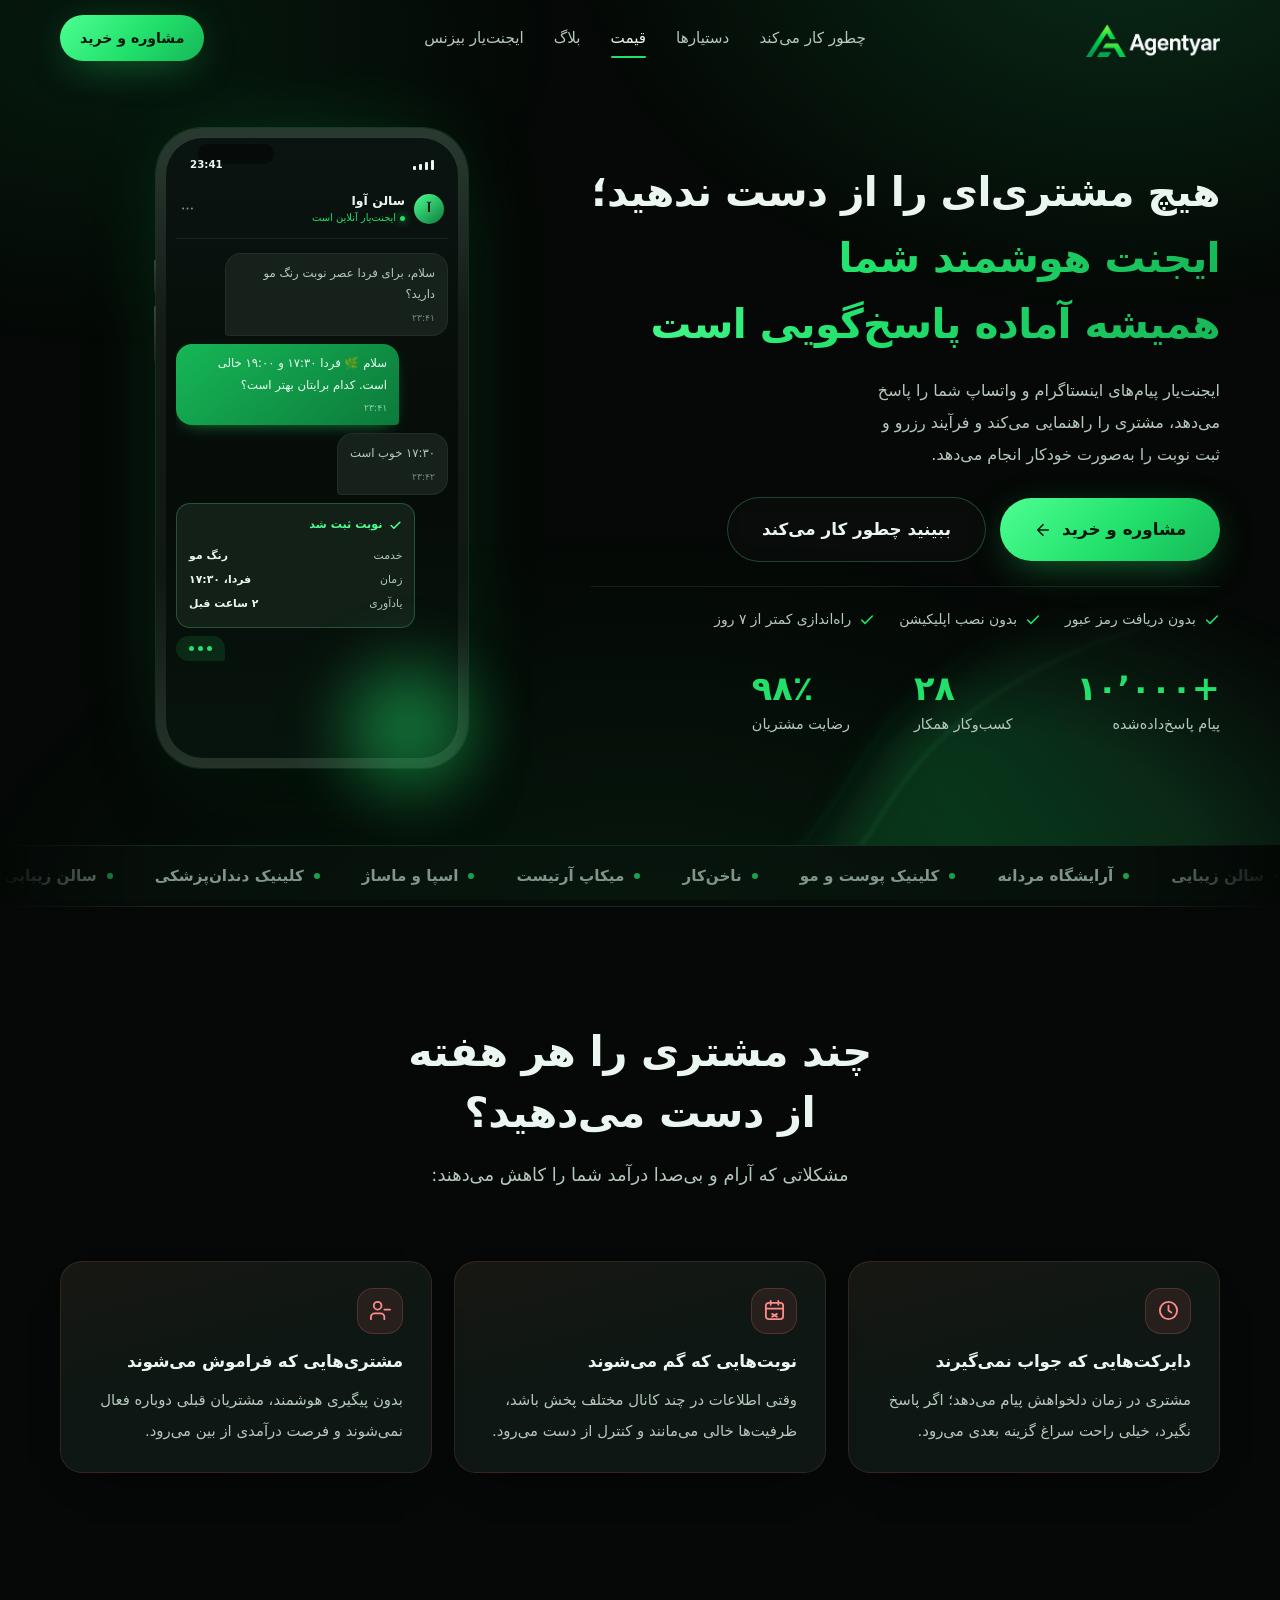
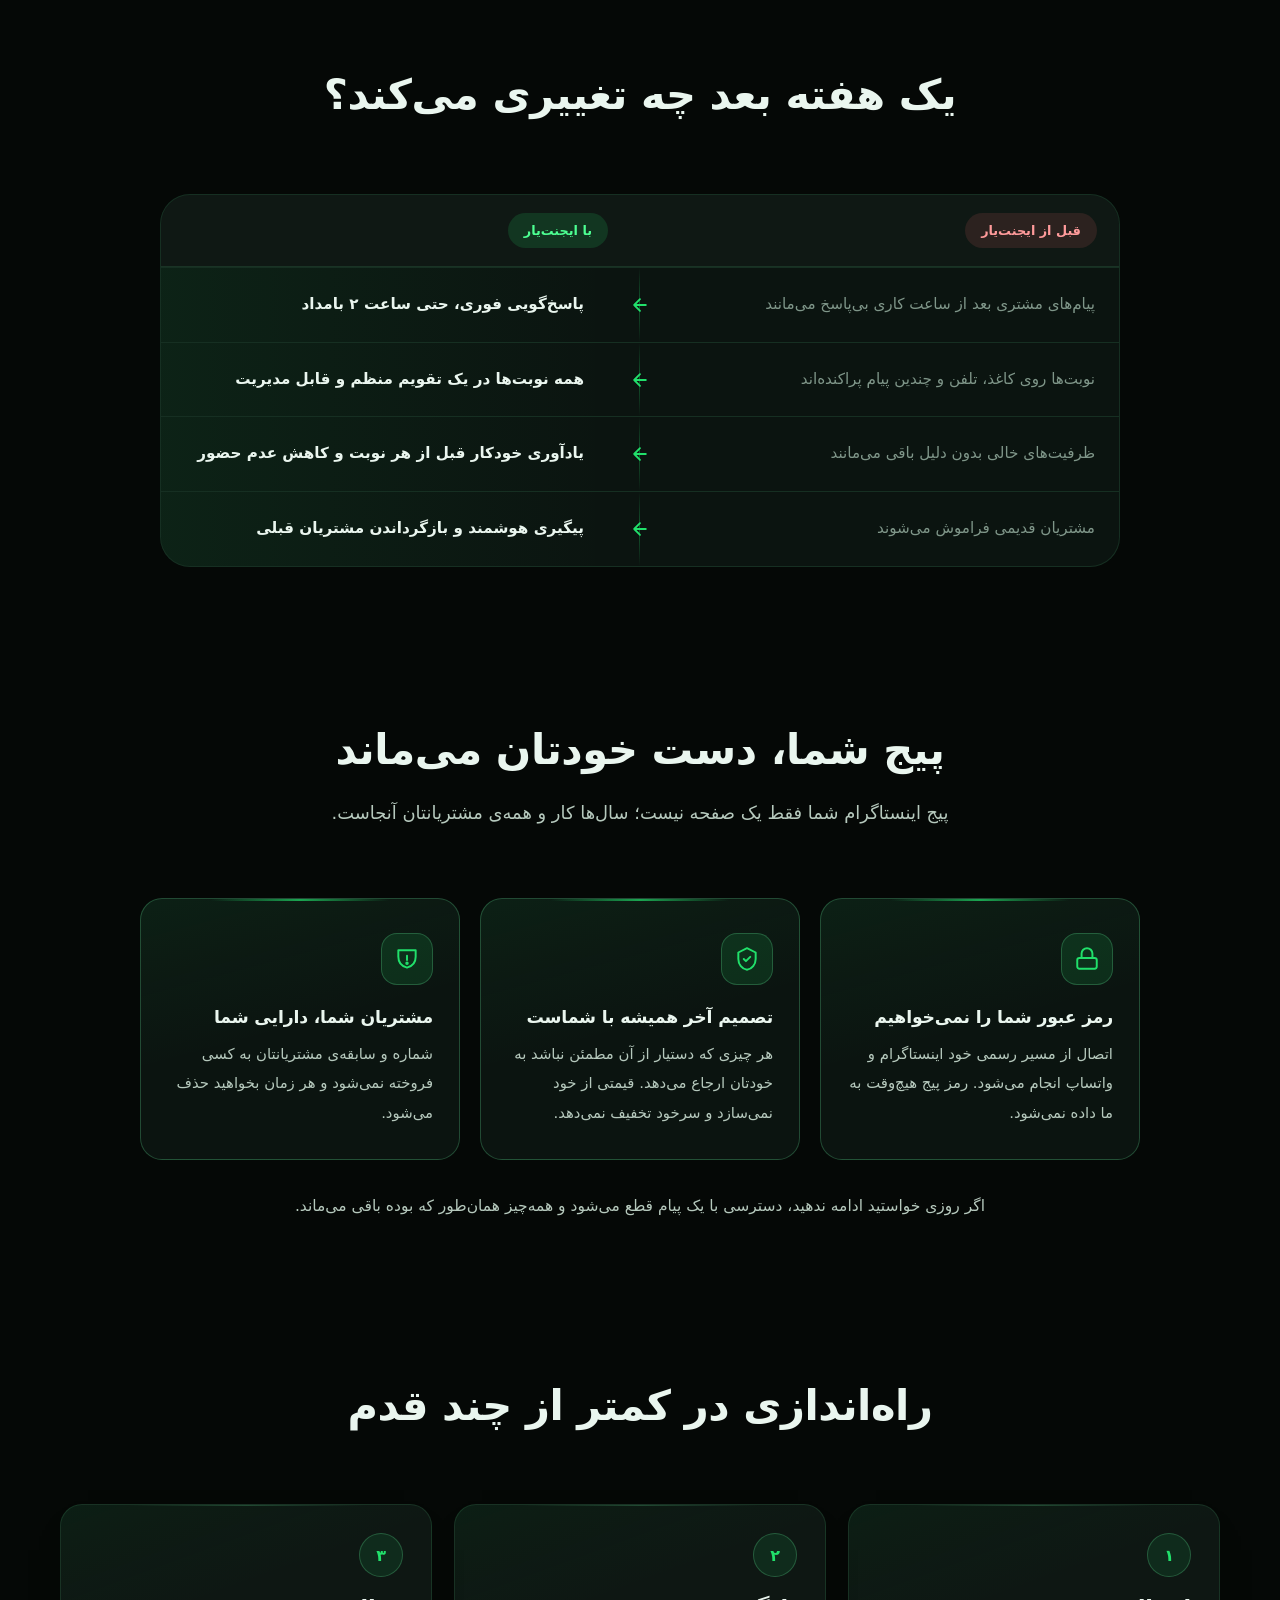
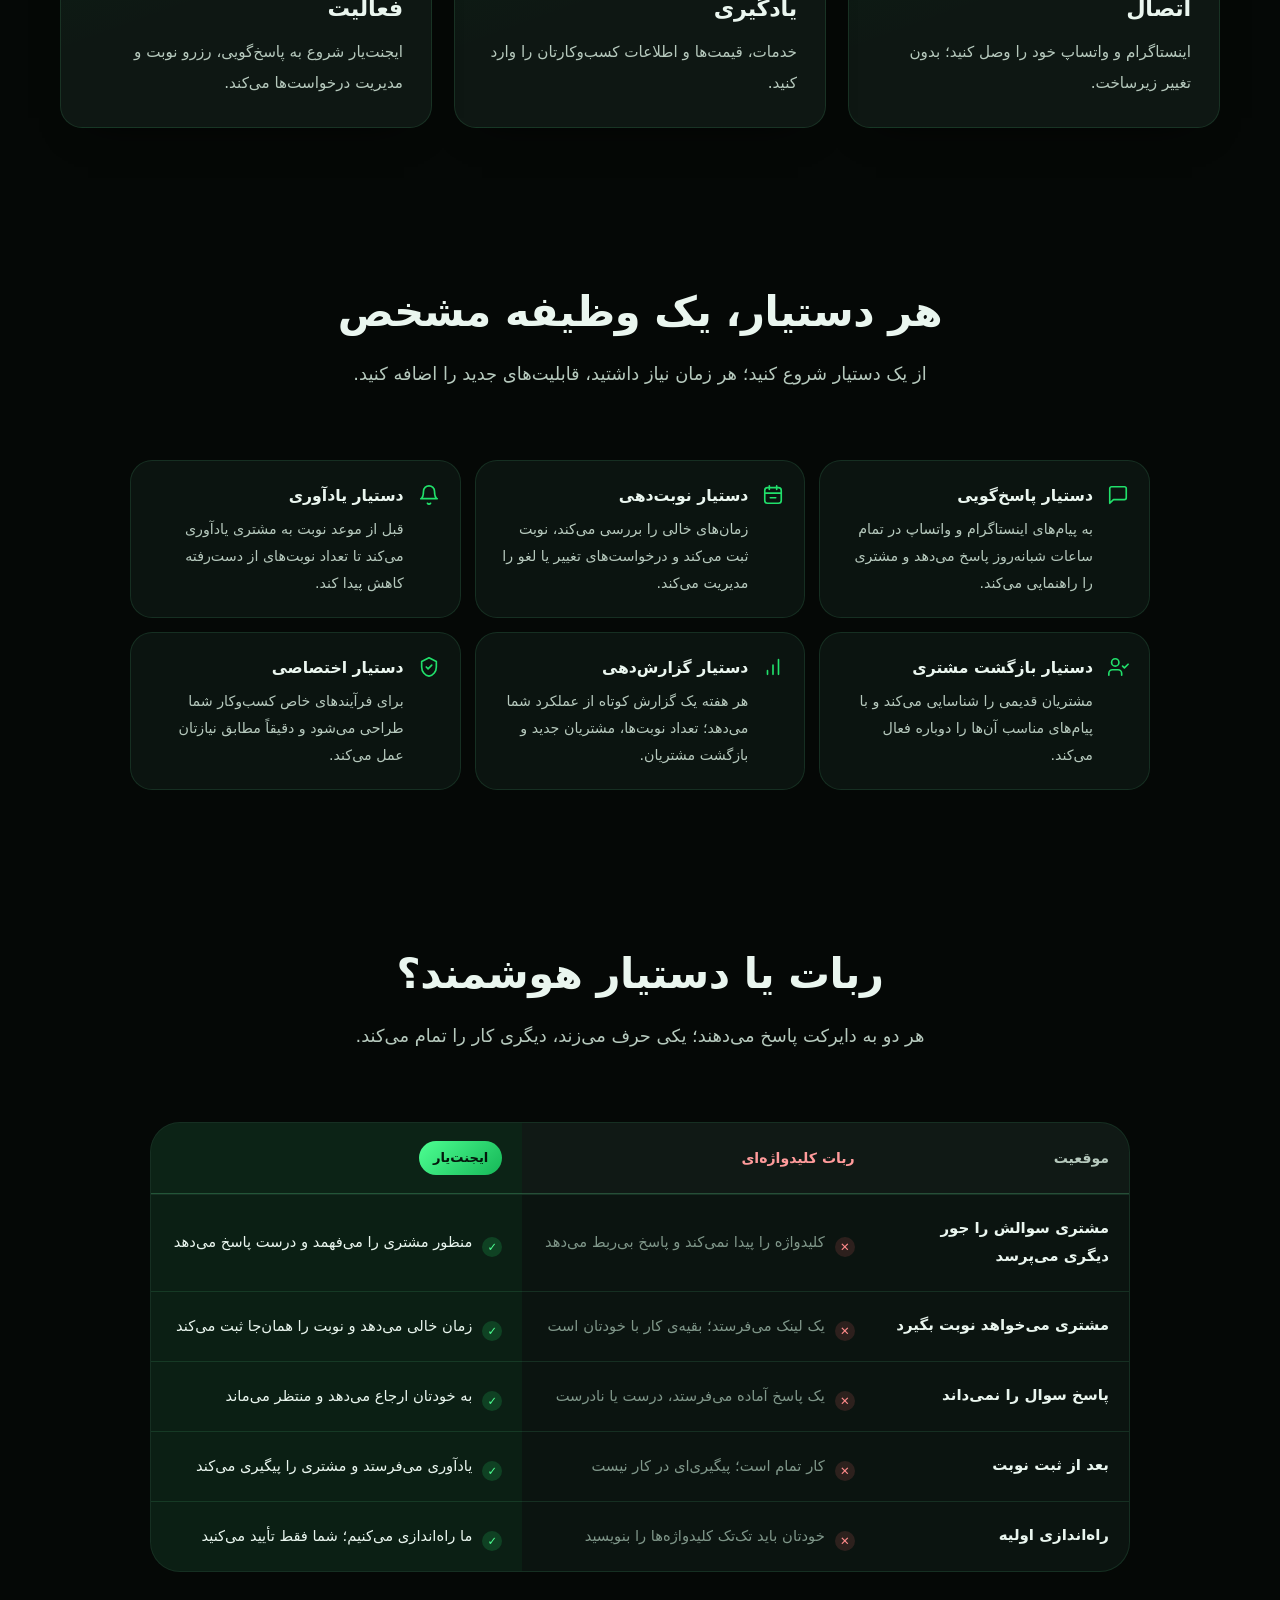
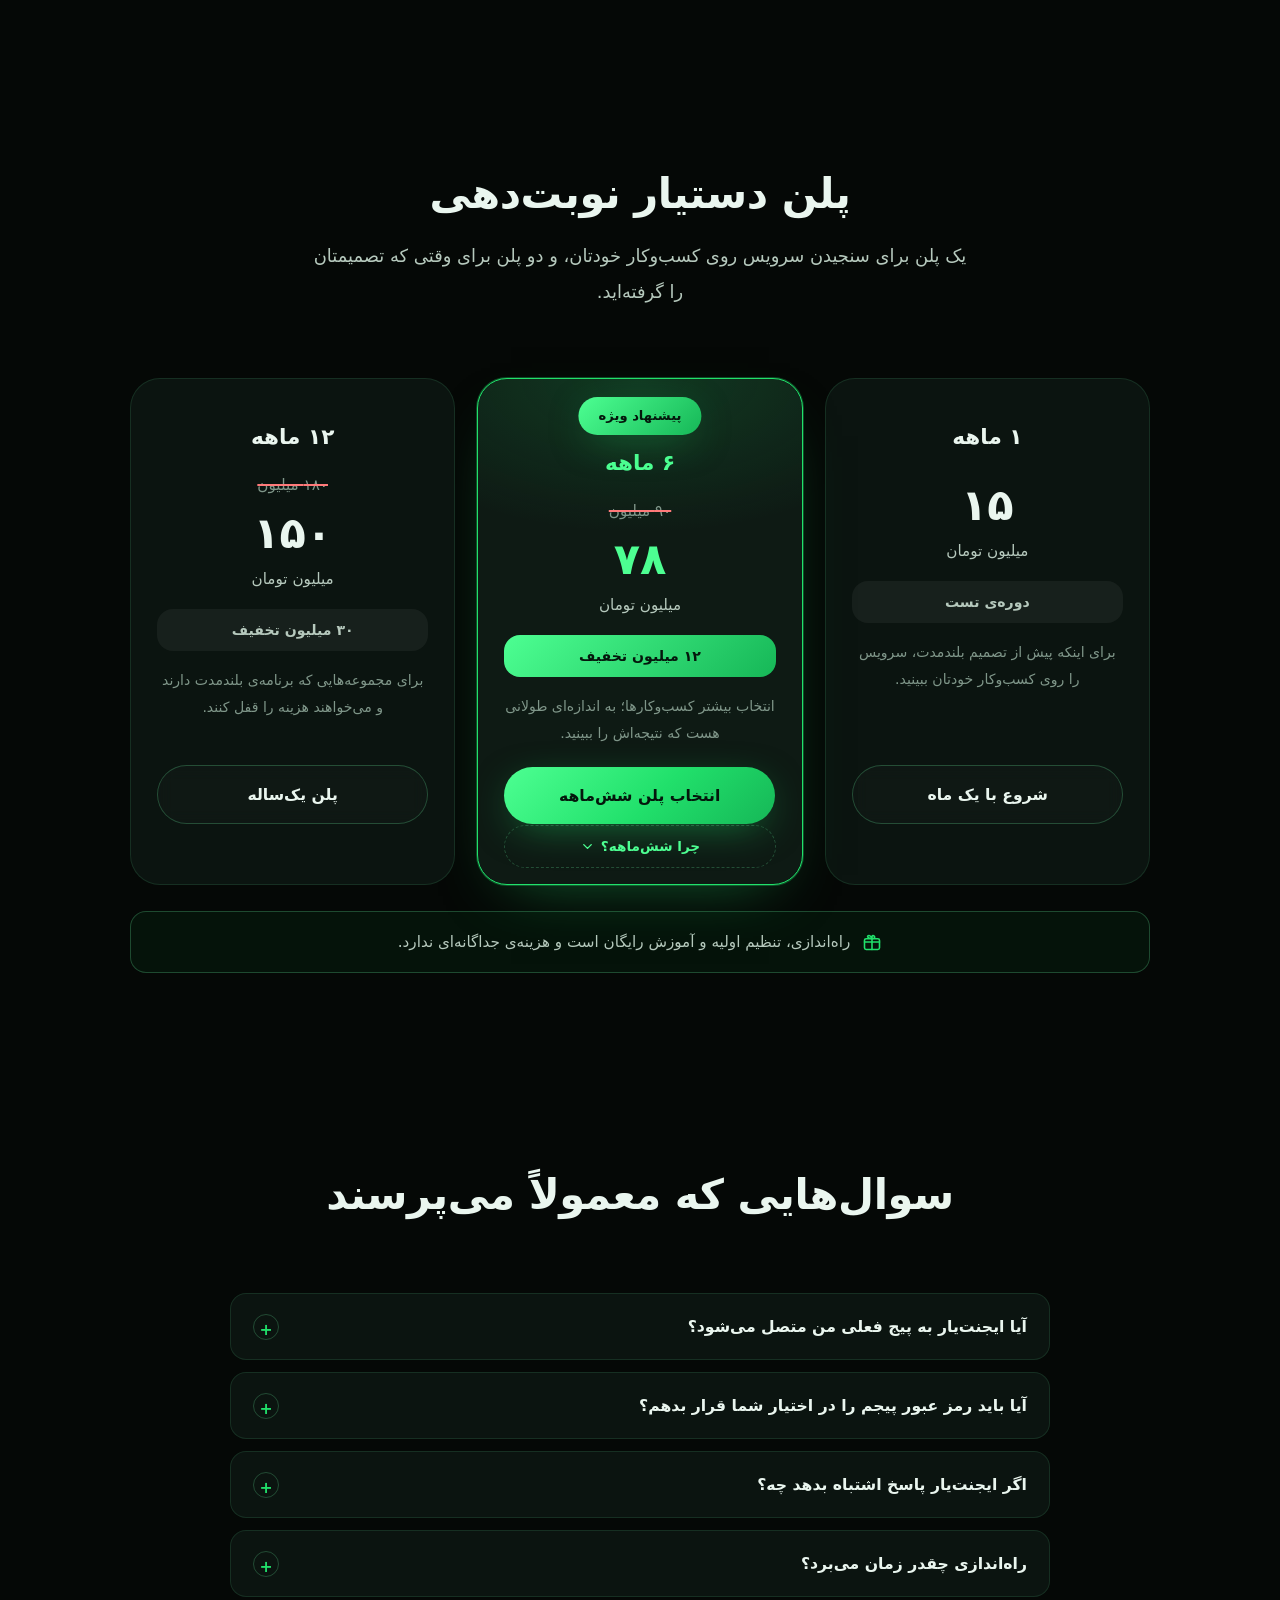
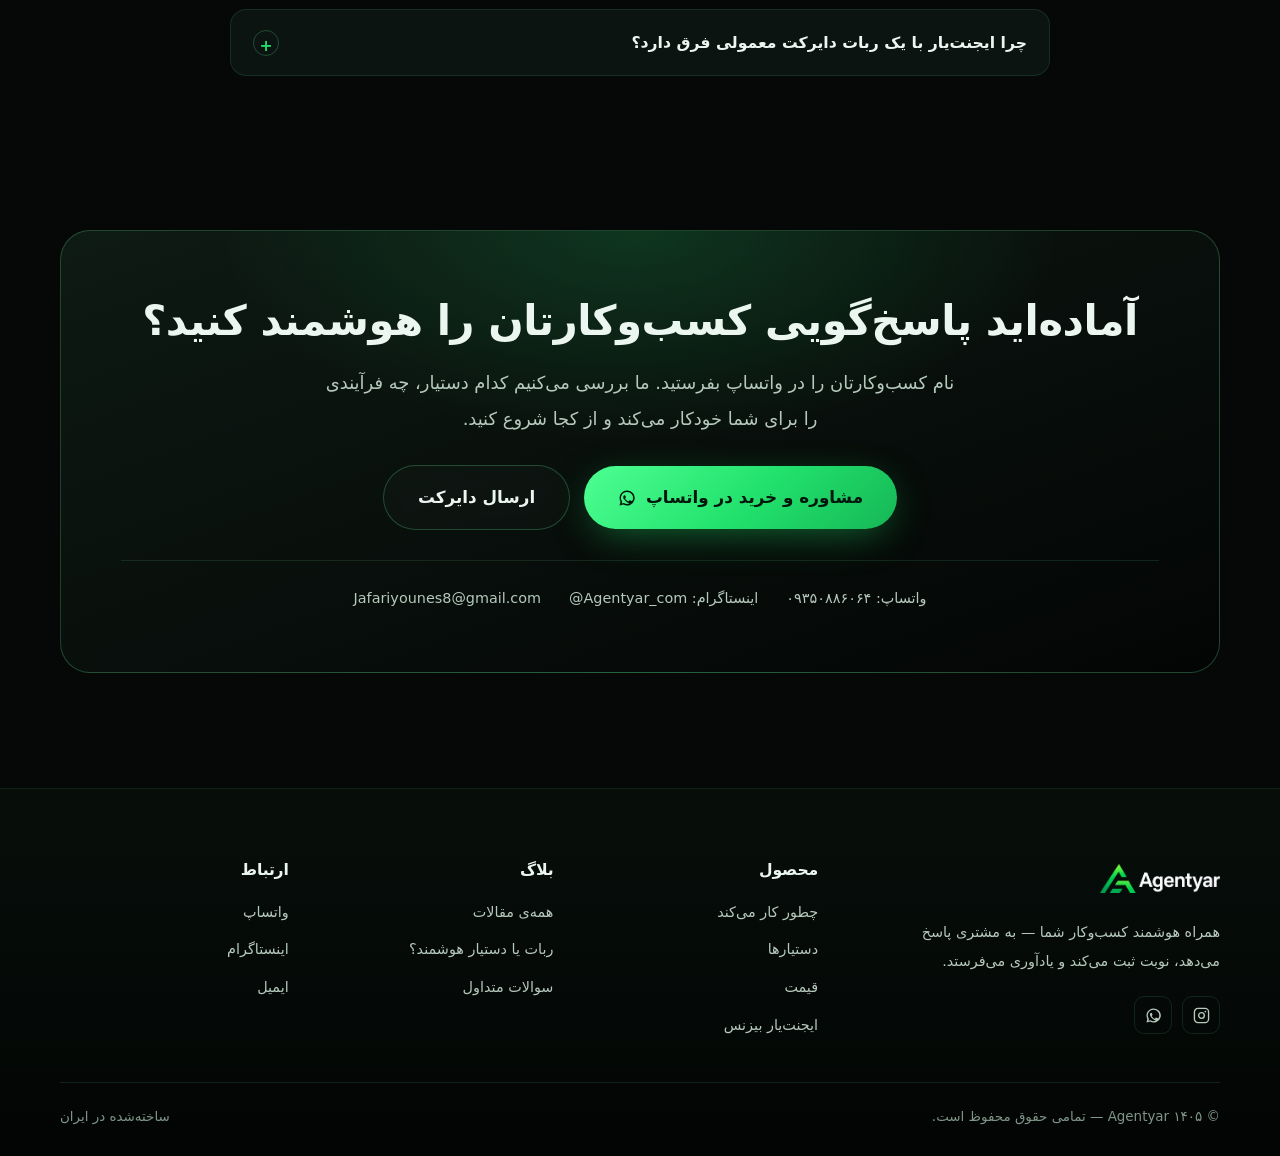
<file: index.html>
<!DOCTYPE html>
<html lang="fa" dir="rtl">
<head>
<meta charset="UTF-8">
<meta name="viewport" content="width=device-width, initial-scale=1">
<title>ایجنت‌یار | همراه هوشمند کسب‌وکار شما</title>
<meta name="description" content="ایجنت‌یار به اینستاگرام و واتساپ کسب‌وکار شما متصل می‌شود، ۲۴ ساعته به مشتری پاسخ می‌دهد، زمان‌های خالی را نشان می‌دهد و نوبت را ثبت می‌کند. بدون نصب اپلیکیشن و بدون دریافت رمز عبور.">
<meta name="theme-color" content="#050806">
<meta name="author" content="Agentyar">
<link rel="canonical" href="https://agentyar.com/">

<meta property="og:type" content="website">
<meta property="og:locale" content="fa_IR">
<meta property="og:site_name" content="Agentyar">
<meta property="og:title" content="ایجنت‌یار | همراه هوشمند کسب‌وکار شما">
<meta property="og:description" content="دایرکت‌ها را ۲۴ ساعته پاسخ می‌دهد و نوبت را هم خودش ثبت می‌کند.">
<meta property="og:url" content="https://agentyar.com/">
<meta property="og:image" content="https://agentyar.com/og-image.png">
<meta name="twitter:card" content="summary_large_image">

<link rel="icon" href="favicon.png" type="image/png">
<link rel="apple-touch-icon" href="apple-touch-icon.png">
<link rel="manifest" href="site.webmanifest">

<!-- فونت یکان بخ -->
<link rel="preconnect" href="https://v1.fontapi.ir">
<link href="https://v1.fontapi.ir/css/YekanBakh" rel="stylesheet">
<link rel="preconnect" href="https://fonts.googleapis.com">
<link href="https://fonts.googleapis.com/css2?family=Poppins:wght@600;700&display=swap" rel="stylesheet">

<link rel="stylesheet" href="style.css">
<script>document.documentElement.classList.add('js');</script>

<script type="application/ld+json">
{
  "@context": "https://schema.org",
  "@type": "Organization",
  "name": "ایجنت‌یار",
  "alternateName": "Agentyar",
  "url": "https://agentyar.com/",
  "logo": "https://agentyar.com/logo.png",
  "slogan": "همراه هوشمند کسب‌وکار شما",
  "description": "دستیار هوشمند نوبت‌دهی و پاسخ‌گویی برای سالن‌ها، آرایشگاه‌ها و کلینیک‌ها",
  "email": "Jafariyounes8@gmail.com",
  "sameAs": ["https://instagram.com/agentyar_com"]
}
</script>
</head>
<body>
<a class="skip-link" href="#main">پرش به محتوای اصلی</a>

<div class="progress" aria-hidden="true"><div class="progress__bar" id="progressBar"></div></div>

<!-- ================= هدر ================= -->
<header class="site-header" id="siteHeader">
  <div class="container site-header__inner">
    <a class="logo" href="index.html" aria-label="ایجنت‌یار — صفحه اصلی">
      <img class="logo__img" src="logo.png" alt="ایجنت‌یار" width="134" height="38">
    </a>

    <nav class="nav" aria-label="ناوبری اصلی">
      <a href="#how">چطور کار می‌کند</a>
      <a href="#agents">دستیارها</a>
      <a href="#pricing">قیمت</a>
      <a href="blog.html">بلاگ</a>
      <a href="business.html">ایجنت‌یار بیزنس</a>
    </nav>

    <div class="header__actions">
      <a class="btn btn--primary btn--sm" href="https://wa.me/989350886064?text=%D8%B3%D9%84%D8%A7%D9%85%D8%8C%20%D8%A7%D8%B2%20%D8%B3%D8%A7%DB%8C%D8%AA%20%D8%A7%DB%8C%D8%AC%D9%86%D8%AA%E2%80%8C%DB%8C%D8%A7%D8%B1%20%D8%A2%D9%85%D8%AF%D9%87%E2%80%8C%D8%A7%D9%85.%20%D9%86%D8%A7%D9%85%20%DA%A9%D8%B3%D8%A8%E2%80%8C%D9%88%DA%A9%D8%A7%D8%B1%D9%85%3A%20">مشاوره و خرید</a>
      <button class="burger" id="burger" aria-label="باز کردن منو" aria-expanded="false" aria-controls="drawer">
        <svg viewBox="0 0 24 24" fill="none" stroke="currentColor" stroke-width="2" stroke-linecap="round"><path d="M3 6h18M3 12h18M3 18h18"/></svg>
      </button>
    </div>
  </div>
</header>

<main id="main">

  <!-- ================= ۱. هیرو ================= -->
  <section class="hero">
    <img class="hero__wave" src="hero-wave.svg" alt="" aria-hidden="true">
    <div class="container hero__inner">
      <div>
        <h1 class="h-display">
          <span class="line">هیچ مشتری‌ای را از دست ندهید؛</span>
          <span class="line grad-text">ایجنت هوشمند شما</span>
          <span class="line grad-text">همیشه آماده پاسخ‌گویی است</span>
        </h1>
        <p class="lead">
          ایجنت‌یار پیام‌های اینستاگرام و واتساپ شما را پاسخ می‌دهد، مشتری را راهنمایی می‌کند
          و فرآیند رزرو و ثبت نوبت را به‌صورت خودکار انجام می‌دهد.
        </p>

        <div class="btn-row">
          <a class="btn btn--primary btn--lg" href="https://wa.me/989350886064?text=%D8%B3%D9%84%D8%A7%D9%85%D8%8C%20%D8%A7%D8%B2%20%D8%B3%D8%A7%DB%8C%D8%AA%20%D8%A7%DB%8C%D8%AC%D9%86%D8%AA%E2%80%8C%DB%8C%D8%A7%D8%B1%20%D8%A2%D9%85%D8%AF%D9%87%E2%80%8C%D8%A7%D9%85.%20%D9%86%D8%A7%D9%85%20%DA%A9%D8%B3%D8%A8%E2%80%8C%D9%88%DA%A9%D8%A7%D8%B1%D9%85%3A%20">
            مشاوره و خرید
            <svg viewBox="0 0 24 24" fill="none" stroke="currentColor" stroke-width="2.2" stroke-linecap="round" stroke-linejoin="round"><path d="M19 12H5M12 19l-7-7 7-7"/></svg>
          </a>
          <a class="btn btn--ghost btn--lg" href="#how">ببینید چطور کار می‌کند</a>
        </div>

        <div class="trustbar">
          <span>
            <svg viewBox="0 0 24 24" fill="none" stroke="currentColor" stroke-width="2.4" stroke-linecap="round" stroke-linejoin="round"><path d="M20 6 9 17l-5-5"/></svg>
            بدون دریافت رمز عبور
          </span>
          <span>
            <svg viewBox="0 0 24 24" fill="none" stroke="currentColor" stroke-width="2.4" stroke-linecap="round" stroke-linejoin="round"><path d="M20 6 9 17l-5-5"/></svg>
            بدون نصب اپلیکیشن
          </span>
          <span>
            <svg viewBox="0 0 24 24" fill="none" stroke="currentColor" stroke-width="2.4" stroke-linecap="round" stroke-linejoin="round"><path d="M20 6 9 17l-5-5"/></svg>
            راه‌اندازی کمتر از ۷ روز
          </span>
        </div>

        <div class="stats">
          <div class="stat">
            <div class="stat__num" data-count="10000" data-suffix="+" dir="ltr">۱۰٬۰۰۰+</div>
            <div class="stat__label">پیام پاسخ‌داده‌شده</div>
          </div>
          <div class="stat">
            <div class="stat__num" data-count="28" dir="ltr">۲۸</div>
            <div class="stat__label">کسب‌وکار همکار</div>
          </div>
          <div class="stat">
            <div class="stat__num" data-count="98" data-suffix="٪" dir="ltr">۹۸٪</div>
            <div class="stat__label">رضایت مشتریان</div>
          </div>
        </div>
      </div>

      <!-- موکاپ گوشی -->
      <div class="phone-wrap">
        <div class="phone" aria-hidden="true">
          <div class="phone__notch"></div>
          <div class="phone__screen">
            <div class="phone__status">
              <span>23:41</span>
              <span class="sig"><i></i><i></i><i></i><i></i></span>
            </div>

            <div class="phone__bar">
              <span class="phone__avatar">آ</span>
              <span class="phone__who">
                <b>سالن آوا</b>
                <span>ایجنت‌یار آنلاین است</span>
              </span>
              <span class="phone__bar-menu">
                <svg viewBox="0 0 24 24" fill="currentColor"><circle cx="5" cy="12" r="1.6"/><circle cx="12" cy="12" r="1.6"/><circle cx="19" cy="12" r="1.6"/></svg>
              </span>
            </div>

            <div class="chat">
              <div class="msg msg--them" style="animation-delay:.2s">
                سلام، برای فردا عصر نوبت رنگ مو دارید؟
                <span class="msg__time">۲۳:۴۱</span>
              </div>

              <div class="msg msg--us" style="animation-delay:.7s">
                سلام 🌿 فردا ۱۷:۳۰ و ۱۹:۰۰ خالی است. کدام برایتان بهتر است؟
                <span class="msg__time">۲۳:۴۱</span>
              </div>

              <div class="msg msg--them" style="animation-delay:1.2s">
                ۱۷:۳۰ خوب است
                <span class="msg__time">۲۳:۴۲</span>
              </div>

              <div class="booking" style="animation-delay:1.7s">
                <div class="booking__top">
                  <svg viewBox="0 0 24 24" fill="none" stroke="currentColor" stroke-width="3" stroke-linecap="round" stroke-linejoin="round"><path d="M20 6 9 17l-5-5"/></svg>
                  نوبت ثبت شد
                </div>
                <div class="booking__row"><span>خدمت</span><b>رنگ مو</b></div>
                <div class="booking__row"><span>زمان</span><b>فردا، ۱۷:۳۰</b></div>
                <div class="booking__row"><span>یادآوری</span><b>۲ ساعت قبل</b></div>
              </div>

              <div class="typing" style="animation-delay:2.2s"><i></i><i></i><i></i></div>
            </div>
          </div>
          <span class="phone__glow"></span>
        </div>
      </div>
    </div>
  </section>

  <!-- ================= نوار کسب‌وکارها ================= -->
  <div class="marquee" aria-hidden="true">
    <div class="marquee__track">
      <span>سالن زیبایی</span><span>آرایشگاه مردانه</span><span>کلینیک پوست و مو</span>
      <span>ناخن‌کار</span><span>میکاپ آرتیست</span><span>اسپا و ماساژ</span>
      <span>کلینیک دندان‌پزشکی</span>
      <span>سالن زیبایی</span><span>آرایشگاه مردانه</span><span>کلینیک پوست و مو</span>
      <span>ناخن‌کار</span><span>میکاپ آرتیست</span><span>اسپا و ماساژ</span>
      <span>کلینیک دندان‌پزشکی</span>
    </div>
  </div>

  <!-- ================= ۲. مشکل ================= -->
  <section class="section" id="problem">
    <div class="container">
      <div class="section-head reveal">
        <h2>چند مشتری را هر هفته از دست می‌دهید؟</h2>
        <p class="lead">مشکلاتی که آرام و بی‌صدا درآمد شما را کاهش می‌دهند:</p>
      </div>

      <div class="grid grid--3">
        <article class="pain reveal">
          <div class="pain__ic">
            <svg viewBox="0 0 24 24" fill="none" stroke="currentColor" stroke-width="1.9" stroke-linecap="round" stroke-linejoin="round"><circle cx="12" cy="12" r="9"/><path d="M12 7v5l3 2"/></svg>
          </div>
          <h3>دایرکت‌هایی که جواب نمی‌گیرند</h3>
          <p>مشتری در زمان دلخواهش پیام می‌دهد؛ اگر پاسخ نگیرد، خیلی راحت سراغ گزینه بعدی می‌رود.</p>
        </article>

        <article class="pain reveal">
          <div class="pain__ic">
            <svg viewBox="0 0 24 24" fill="none" stroke="currentColor" stroke-width="1.9" stroke-linecap="round" stroke-linejoin="round"><rect x="3" y="4" width="18" height="17" rx="3"/><path d="M8 2v4M16 2v4M3 10h18"/><path d="m9.5 15.5 5 3"/><path d="m14.5 15.5-5 3"/></svg>
          </div>
          <h3>نوبت‌هایی که گم می‌شوند</h3>
          <p>وقتی اطلاعات در چند کانال مختلف پخش باشد، ظرفیت‌ها خالی می‌مانند و کنترل از دست می‌رود.</p>
        </article>

        <article class="pain reveal">
          <div class="pain__ic">
            <svg viewBox="0 0 24 24" fill="none" stroke="currentColor" stroke-width="1.9" stroke-linecap="round" stroke-linejoin="round"><path d="M16 21v-2a4 4 0 0 0-4-4H6a4 4 0 0 0-4 4v2"/><circle cx="9" cy="7" r="4"/><path d="M22 11h-6"/></svg>
          </div>
          <h3>مشتری‌هایی که فراموش می‌شوند</h3>
          <p>بدون پیگیری هوشمند، مشتریان قبلی دوباره فعال نمی‌شوند و فرصت درآمدی از بین می‌رود.</p>
        </article>
      </div>
    </div>
  </section>

  <!-- ================= ۳. نتیجه — قبل و بعد ================= -->
  <section class="section section--tight" id="result">
    <div class="container">
      <div class="section-head reveal">
        <h2>یک هفته بعد چه تغییری می‌کند؟</h2>
      </div>

      <div class="shift reveal">
        <div class="shift__head" aria-hidden="true">
          <span class="shift__label shift__label--before">قبل از ایجنت‌یار</span>
          <span class="shift__spacer"></span>
          <span class="shift__label shift__label--after">با ایجنت‌یار</span>
        </div>

        <div class="shift__row">
          <div class="shift__cell shift__cell--before">پیام‌های مشتری بعد از ساعت کاری بی‌پاسخ می‌مانند</div>
          <div class="shift__mid" aria-hidden="true">
            <svg viewBox="0 0 24 24" fill="none" stroke="currentColor" stroke-width="2.2" stroke-linecap="round" stroke-linejoin="round"><path d="M19 12H5M12 19l-7-7 7-7"/></svg>
          </div>
          <div class="shift__cell shift__cell--after">پاسخ‌گویی فوری، حتی ساعت ۲ بامداد</div>
        </div>

        <div class="shift__row">
          <div class="shift__cell shift__cell--before">نوبت‌ها روی کاغذ، تلفن و چندین پیام پراکنده‌اند</div>
          <div class="shift__mid" aria-hidden="true">
            <svg viewBox="0 0 24 24" fill="none" stroke="currentColor" stroke-width="2.2" stroke-linecap="round" stroke-linejoin="round"><path d="M19 12H5M12 19l-7-7 7-7"/></svg>
          </div>
          <div class="shift__cell shift__cell--after">همه نوبت‌ها در یک تقویم منظم و قابل مدیریت</div>
        </div>

        <div class="shift__row">
          <div class="shift__cell shift__cell--before">ظرفیت‌های خالی بدون دلیل باقی می‌مانند</div>
          <div class="shift__mid" aria-hidden="true">
            <svg viewBox="0 0 24 24" fill="none" stroke="currentColor" stroke-width="2.2" stroke-linecap="round" stroke-linejoin="round"><path d="M19 12H5M12 19l-7-7 7-7"/></svg>
          </div>
          <div class="shift__cell shift__cell--after">یادآوری خودکار قبل از هر نوبت و کاهش عدم حضور</div>
        </div>

        <div class="shift__row">
          <div class="shift__cell shift__cell--before">مشتریان قدیمی فراموش می‌شوند</div>
          <div class="shift__mid" aria-hidden="true">
            <svg viewBox="0 0 24 24" fill="none" stroke="currentColor" stroke-width="2.2" stroke-linecap="round" stroke-linejoin="round"><path d="M19 12H5M12 19l-7-7 7-7"/></svg>
          </div>
          <div class="shift__cell shift__cell--after">پیگیری هوشمند و بازگرداندن مشتریان قبلی</div>
        </div>
      </div>
    </div>
  </section>

  <!-- ================= ۴. امنیت ================= -->
  <section class="section section--tight" id="safety">
    <div class="container">
      <div class="section-head reveal">
        <h2>پیج شما، دست خودتان می‌ماند</h2>
        <p class="lead">پیج اینستاگرام شما فقط یک صفحه نیست؛ سال‌ها کار و همه‌ی مشتریانتان آنجاست.</p>
      </div>

      <div class="safe">
        <article class="safe__item reveal">
          <div class="safe__ic">
            <svg viewBox="0 0 24 24" fill="none" stroke="currentColor" stroke-width="1.8" stroke-linecap="round" stroke-linejoin="round"><rect x="3" y="11" width="18" height="10" rx="2"/><path d="M7 11V7a5 5 0 0 1 10 0v4"/></svg>
          </div>
          <h3>رمز عبور شما را نمی‌خواهیم</h3>
          <p>اتصال از مسیر رسمی خود اینستاگرام و واتساپ انجام می‌شود. رمز پیج هیچ‌وقت به ما داده نمی‌شود.</p>
        </article>

        <article class="safe__item reveal">
          <div class="safe__ic">
            <svg viewBox="0 0 24 24" fill="none" stroke="currentColor" stroke-width="1.8" stroke-linecap="round" stroke-linejoin="round"><path d="M12 2 4 6v6c0 5 3.4 9.4 8 10 4.6-.6 8-5 8-10V6z"/><path d="m9 12 2 2 4-4"/></svg>
          </div>
          <h3>تصمیم آخر همیشه با شماست</h3>
          <p>هر چیزی که دستیار از آن مطمئن نباشد به خودتان ارجاع می‌دهد. قیمتی از خود نمی‌سازد و سرخود تخفیف نمی‌دهد.</p>
        </article>

        <article class="safe__item reveal">
          <div class="safe__ic">
            <svg viewBox="0 0 24 24" fill="none" stroke="currentColor" stroke-width="1.8" stroke-linecap="round" stroke-linejoin="round"><path d="M4 4h16v6c0 6-4 9-8 10-4-1-8-4-8-10z"/><path d="M12 9v4"/><circle cx="12" cy="16" r=".7" fill="currentColor"/></svg>
          </div>
          <h3>مشتریان شما، دارایی شما</h3>
          <p>شماره و سابقه‌ی مشتریانتان به کسی فروخته نمی‌شود و هر زمان بخواهید حذف می‌شود.</p>
        </article>
      </div>

      <p class="safe__note reveal">
        اگر روزی خواستید ادامه ندهید، دسترسی با یک پیام قطع می‌شود و همه‌چیز همان‌طور که بوده باقی می‌ماند.
      </p>
    </div>
  </section>

  <!-- ================= ۵. چطور کار می‌کند ================= -->
  <section class="section section--tight" id="how">
    <div class="container">
      <div class="section-head reveal">
        <h2>راه‌اندازی در کمتر از چند قدم</h2>
      </div>

      <div class="grid grid--3 steps">
        <article class="card step reveal">
          <div class="step__num">۱</div>
          <h3>اتصال</h3>
          <p>اینستاگرام و واتساپ خود را وصل کنید؛ بدون تغییر زیرساخت.</p>
        </article>
        <article class="card step reveal">
          <div class="step__num">۲</div>
          <h3>یادگیری</h3>
          <p>خدمات، قیمت‌ها و اطلاعات کسب‌وکارتان را وارد کنید.</p>
        </article>
        <article class="card step reveal">
          <div class="step__num">۳</div>
          <h3>فعالیت</h3>
          <p>ایجنت‌یار شروع به پاسخ‌گویی، رزرو نوبت و مدیریت درخواست‌ها می‌کند.</p>
        </article>
      </div>
    </div>
  </section>

  <!-- ================= ۶. دستیارها ================= -->
  <section class="section section--tight" id="agents">
    <div class="container">
      <div class="section-head reveal">
        <h2>هر دستیار، یک وظیفه مشخص</h2>
        <p class="lead">از یک دستیار شروع کنید؛ هر زمان نیاز داشتید، قابلیت‌های جدید را اضافه کنید.</p>
      </div>

      <div class="mini">
        <article class="mini__item reveal">
          <svg viewBox="0 0 24 24" fill="none" stroke="currentColor" stroke-width="1.8" stroke-linecap="round" stroke-linejoin="round"><path d="M21 15a2 2 0 0 1-2 2H7l-4 4V5a2 2 0 0 1 2-2h14a2 2 0 0 1 2 2z"/></svg>
          <div><b>دستیار پاسخ‌گویی</b><span>به پیام‌های اینستاگرام و واتساپ در تمام ساعات شبانه‌روز پاسخ می‌دهد و مشتری را راهنمایی می‌کند.</span></div>
        </article>

        <article class="mini__item reveal">
          <svg viewBox="0 0 24 24" fill="none" stroke="currentColor" stroke-width="1.8" stroke-linecap="round" stroke-linejoin="round"><rect x="3" y="4" width="18" height="17" rx="3"/><path d="M8 2v4M16 2v4M3 10h18M9 15h6"/></svg>
          <div><b>دستیار نوبت‌دهی</b><span>زمان‌های خالی را بررسی می‌کند، نوبت ثبت می‌کند و درخواست‌های تغییر یا لغو را مدیریت می‌کند.</span></div>
        </article>

        <article class="mini__item reveal">
          <svg viewBox="0 0 24 24" fill="none" stroke="currentColor" stroke-width="1.8" stroke-linecap="round" stroke-linejoin="round"><path d="M18 8a6 6 0 1 0-12 0c0 7-3 8-3 8h18s-3-1-3-8"/><path d="M13.7 21a2 2 0 0 1-3.4 0"/></svg>
          <div><b>دستیار یادآوری</b><span>قبل از موعد نوبت به مشتری یادآوری می‌کند تا تعداد نوبت‌های از دست‌رفته کاهش پیدا کند.</span></div>
        </article>

        <article class="mini__item reveal">
          <svg viewBox="0 0 24 24" fill="none" stroke="currentColor" stroke-width="1.8" stroke-linecap="round" stroke-linejoin="round"><path d="M16 21v-2a4 4 0 0 0-4-4H6a4 4 0 0 0-4 4v2"/><circle cx="9" cy="7" r="4"/><path d="m17 11 2 2 4-4"/></svg>
          <div><b>دستیار بازگشت مشتری</b><span>مشتریان قدیمی را شناسایی می‌کند و با پیام‌های مناسب آن‌ها را دوباره فعال می‌کند.</span></div>
        </article>

        <article class="mini__item reveal">
          <svg viewBox="0 0 24 24" fill="none" stroke="currentColor" stroke-width="1.8" stroke-linecap="round" stroke-linejoin="round"><path d="M12 20V10M18 20V4M6 20v-4"/></svg>
          <div><b>دستیار گزارش‌دهی</b><span>هر هفته یک گزارش کوتاه از عملکرد شما می‌دهد؛ تعداد نوبت‌ها، مشتریان جدید و بازگشت مشتریان.</span></div>
        </article>

        <article class="mini__item reveal">
          <svg viewBox="0 0 24 24" fill="none" stroke="currentColor" stroke-width="1.8" stroke-linecap="round" stroke-linejoin="round"><path d="M12 2 4 6v6c0 5 3.4 9.4 8 10 4.6-.6 8-5 8-10V6z"/><path d="m9 12 2 2 4-4"/></svg>
          <div><b>دستیار اختصاصی</b><span>برای فرآیندهای خاص کسب‌وکار شما طراحی می‌شود و دقیقاً مطابق نیازتان عمل می‌کند.</span></div>
        </article>
      </div>
    </div>
  </section>

  <!-- ================= ۷. مقایسه ================= -->
  <section class="section section--tight" id="vs">
    <div class="container">
      <div class="section-head reveal">
        <h2>ربات یا دستیار هوشمند؟</h2>
        <p class="lead">هر دو به دایرکت پاسخ می‌دهند؛ یکی حرف می‌زند، دیگری کار را تمام می‌کند.</p>
      </div>

      <div class="cmp-wrap reveal">
        <table class="cmp">
          <caption class="sr-only">مقایسه‌ی ربات کلیدواژه‌ای با ایجنت‌یار</caption>
          <thead>
            <tr>
              <th scope="col" class="cmp__case">موقعیت</th>
              <th scope="col" class="cmp__bad">ربات کلیدواژه‌ای</th>
              <th scope="col" class="cmp__good"><span class="cmp__badge">ایجنت‌یار</span></th>
            </tr>
          </thead>
          <tbody>
            <tr>
              <th scope="row" data-th="موقعیت">مشتری سوالش را جور دیگری می‌پرسد</th>
              <td data-th="ربات کلیدواژه‌ای"><i class="x"></i>کلیدواژه را پیدا نمی‌کند و پاسخ بی‌ربط می‌دهد</td>
              <td data-th="ایجنت‌یار"><i class="v"></i>منظور مشتری را می‌فهمد و درست پاسخ می‌دهد</td>
            </tr>
            <tr>
              <th scope="row" data-th="موقعیت">مشتری می‌خواهد نوبت بگیرد</th>
              <td data-th="ربات کلیدواژه‌ای"><i class="x"></i>یک لینک می‌فرستد؛ بقیه‌ی کار با خودتان است</td>
              <td data-th="ایجنت‌یار"><i class="v"></i>زمان خالی می‌دهد و نوبت را همان‌جا ثبت می‌کند</td>
            </tr>
            <tr>
              <th scope="row" data-th="موقعیت">پاسخ سوال را نمی‌داند</th>
              <td data-th="ربات کلیدواژه‌ای"><i class="x"></i>یک پاسخ آماده می‌فرستد، درست یا نادرست</td>
              <td data-th="ایجنت‌یار"><i class="v"></i>به خودتان ارجاع می‌دهد و منتظر می‌ماند</td>
            </tr>
            <tr>
              <th scope="row" data-th="موقعیت">بعد از ثبت نوبت</th>
              <td data-th="ربات کلیدواژه‌ای"><i class="x"></i>کار تمام است؛ پیگیری‌ای در کار نیست</td>
              <td data-th="ایجنت‌یار"><i class="v"></i>یادآوری می‌فرستد و مشتری را پیگیری می‌کند</td>
            </tr>
            <tr>
              <th scope="row" data-th="موقعیت">راه‌اندازی اولیه</th>
              <td data-th="ربات کلیدواژه‌ای"><i class="x"></i>خودتان باید تک‌تک کلیدواژه‌ها را بنویسید</td>
              <td data-th="ایجنت‌یار"><i class="v"></i>ما راه‌اندازی می‌کنیم؛ شما فقط تأیید می‌کنید</td>
            </tr>
          </tbody>
        </table>
      </div>
    </div>
  </section>

  <!--
  ============================================================================
  نظرات مشتریان — قالبش آماده است ولی عمداً خاموش گذاشته شده
  ----------------------------------------------------------------------------
  هر وقت دو سه مشتری واقعی داشتید، متن‌ها را با نظر خودشان عوض کنید و این دو خط
  کامنت (خط بالا و خط پایینِ این بلاک) را پاک کنید تا بخش روی سایت بیاید.
  نظر ساختگی ننوشتم — اولین چیزی که اعتماد را از بین می‌برد همین است.
  ============================================================================

  <section class="section section--tight" id="quotes">
    <div class="container">
      <div class="section-head reveal"><h2>کسب‌وکارهایی که با ما کار می‌کنند</h2></div>
      <div class="quotes">
        <article class="quote reveal">
          <p>«متن نظر مشتری، با کلمات خودش.»</p>
          <div class="quote__by"><span class="quote__av">ن</span><span><b>نام مشتری</b><span>@پیج — نوع کسب‌وکار</span></span></div>
        </article>
        <article class="quote reveal">
          <p>«متن نظر مشتری، با کلمات خودش.»</p>
          <div class="quote__by"><span class="quote__av">ن</span><span><b>نام مشتری</b><span>@پیج — نوع کسب‌وکار</span></span></div>
        </article>
        <article class="quote reveal">
          <p>«متن نظر مشتری، با کلمات خودش.»</p>
          <div class="quote__by"><span class="quote__av">ن</span><span><b>نام مشتری</b><span>@پیج — نوع کسب‌وکار</span></span></div>
        </article>
      </div>
    </div>
  </section>

  ============================================================================
  -->

  <!-- ================= ۸. قیمت ================= -->
  <section class="section" id="pricing">
    <div class="container">
      <div class="section-head reveal">
        <h2>پلن دستیار نوبت‌دهی</h2>
        <p class="lead">یک پلن برای سنجیدن سرویس روی کسب‌وکار خودتان، و دو پلن برای وقتی که تصمیمتان را گرفته‌اید.</p>
      </div>

      <div class="plans">
        <article class="plan reveal">
          <div class="plan__term">۱ ماهه</div>
          <div class="plan__now">۱۵</div>
          <div class="plan__unit">میلیون تومان</div>
          <div class="plan__save">دوره‌ی تست</div>
          <p class="plan__note">برای اینکه پیش از تصمیم بلندمدت، سرویس را روی کسب‌وکار خودتان ببینید.</p>
          <a class="btn btn--ghost" href="https://wa.me/989350886064?text=%D8%B3%D9%84%D8%A7%D9%85%D8%8C%20%D8%A7%D8%B2%20%D8%B3%D8%A7%DB%8C%D8%AA%20%D8%A7%DB%8C%D8%AC%D9%86%D8%AA%E2%80%8C%DB%8C%D8%A7%D8%B1%20%D8%A2%D9%85%D8%AF%D9%87%E2%80%8C%D8%A7%D9%85.%20%D9%86%D8%A7%D9%85%20%DA%A9%D8%B3%D8%A8%E2%80%8C%D9%88%DA%A9%D8%A7%D8%B1%D9%85%3A%20">شروع با یک ماه</a>
        </article>

        <article class="plan plan--best reveal" id="planBest">
          <span class="plan__badge">پیشنهاد ویژه</span>
          <div class="plan__term">۶ ماهه</div>
          <div class="plan__was">۹۰ میلیون</div>
          <div class="plan__now">۷۸</div>
          <div class="plan__unit">میلیون تومان</div>
          <div class="plan__save">۱۲ میلیون تخفیف</div>
          <p class="plan__note">انتخاب بیشتر کسب‌وکارها؛ به اندازه‌ای طولانی هست که نتیجه‌اش را ببینید.</p>
          <a class="btn btn--primary" href="https://wa.me/989350886064?text=%D8%B3%D9%84%D8%A7%D9%85%D8%8C%20%D8%A7%D8%B2%20%D8%B3%D8%A7%DB%8C%D8%AA%20%D8%A7%DB%8C%D8%AC%D9%86%D8%AA%E2%80%8C%DB%8C%D8%A7%D8%B1%20%D8%A2%D9%85%D8%AF%D9%87%E2%80%8C%D8%A7%D9%85.%20%D9%86%D8%A7%D9%85%20%DA%A9%D8%B3%D8%A8%E2%80%8C%D9%88%DA%A9%D8%A7%D8%B1%D9%85%3A%20">انتخاب پلن شش‌ماهه</a>

          <button class="plan__trigger" id="why6Btn" type="button" aria-expanded="false" aria-controls="why6Panel">
            چرا شش‌ماهه؟
            <svg viewBox="0 0 24 24" fill="none" stroke="currentColor" stroke-width="2.2" stroke-linecap="round" stroke-linejoin="round"><path d="m6 9 6 6 6-6"/></svg>
          </button>

          <!-- پنل «چرا شش‌ماهه» — با هاور روی کارت یا زدن دکمه باز می‌شود -->
          <div class="plan__why" id="why6Panel">
            <div class="plan__why-in">
              <div class="plan__why-head">
                <h3>چرا شش‌ماهه؟</h3>
                <button class="plan__why-close" id="why6Close" type="button" aria-label="بستن">
                  <svg viewBox="0 0 24 24" fill="none" stroke="currentColor" stroke-width="2.2" stroke-linecap="round"><path d="M18 6 6 18M6 6l12 12"/></svg>
                </button>
              </div>
              <ul class="plan__why-list">
                <li>۱۲ میلیون تومان کمتر از خرید شش‌باره‌ی پلن ماهانه</li>
                <li>زمان کافی تا دستیار جا بیفتد و مشتریان به آن عادت کنند</li>
                <li>نتیجه در کار واقعی دیده می‌شود، نه در یک تست چندروزه</li>
                <li>فشار پاسخ‌گویی روزانه از دوش شما و تیمتان برداشته می‌شود</li>
                <li>راه‌اندازی و آموزش رایگان، در کمتر از یک هفته</li>
                <li>بدون تعهد چندساله</li>
              </ul>
              <a class="btn btn--primary btn--sm" href="https://wa.me/989350886064?text=%D8%B3%D9%84%D8%A7%D9%85%D8%8C%20%D8%A7%D8%B2%20%D8%B3%D8%A7%DB%8C%D8%AA%20%D8%A7%DB%8C%D8%AC%D9%86%D8%AA%E2%80%8C%DB%8C%D8%A7%D8%B1%20%D8%A2%D9%85%D8%AF%D9%87%E2%80%8C%D8%A7%D9%85.%20%D9%86%D8%A7%D9%85%20%DA%A9%D8%B3%D8%A8%E2%80%8C%D9%88%DA%A9%D8%A7%D8%B1%D9%85%3A%20">انتخاب پلن شش‌ماهه</a>
            </div>
          </div>
        </article>

        <article class="plan reveal">
          <div class="plan__term">۱۲ ماهه</div>
          <div class="plan__was">۱۸۰ میلیون</div>
          <div class="plan__now">۱۵۰</div>
          <div class="plan__unit">میلیون تومان</div>
          <div class="plan__save">۳۰ میلیون تخفیف</div>
          <p class="plan__note">برای مجموعه‌هایی که برنامه‌ی بلندمدت دارند و می‌خواهند هزینه را قفل کنند.</p>
          <a class="btn btn--ghost" href="https://wa.me/989350886064?text=%D8%B3%D9%84%D8%A7%D9%85%D8%8C%20%D8%A7%D8%B2%20%D8%B3%D8%A7%DB%8C%D8%AA%20%D8%A7%DB%8C%D8%AC%D9%86%D8%AA%E2%80%8C%DB%8C%D8%A7%D8%B1%20%D8%A2%D9%85%D8%AF%D9%87%E2%80%8C%D8%A7%D9%85.%20%D9%86%D8%A7%D9%85%20%DA%A9%D8%B3%D8%A8%E2%80%8C%D9%88%DA%A9%D8%A7%D8%B1%D9%85%3A%20">پلن یک‌ساله</a>
        </article>
      </div>

      <div class="plans-note reveal">
        <svg viewBox="0 0 24 24" fill="none" stroke="currentColor" stroke-width="1.9" stroke-linecap="round" stroke-linejoin="round"><rect x="3" y="8" width="18" height="13" rx="2"/><path d="M12 8v13M3 12h18"/><path d="M12 8S10 3 7.5 4.5 9 8 12 8s4.5-2 2-3.5S12 8 12 8"/></svg>
        راه‌اندازی، تنظیم اولیه و آموزش رایگان است و هزینه‌ی جداگانه‌ای ندارد.
      </div>
    </div>
  </section>

  <!-- ================= ۹. سوالات ================= -->
  <section class="section section--tight" id="faq">
    <div class="container">
      <div class="section-head reveal">
        <h2>سوال‌هایی که معمولاً می‌پرسند</h2>
      </div>

      <div class="faq">
        <details class="faq__item reveal">
          <summary class="faq__q">آیا ایجنت‌یار به پیج فعلی من متصل می‌شود؟ <i>+</i></summary>
          <div class="faq__a">بله. به همان اینستاگرام و شماره واتساپی که الان استفاده می‌کنید متصل می‌شود. مشتری هیچ تغییری احساس نمی‌کند؛ فقط پاسخ سریع‌تر و حرفه‌ای‌تری دریافت می‌کند.</div>
        </details>

        <details class="faq__item reveal">
          <summary class="faq__q">آیا باید رمز عبور پیجم را در اختیار شما قرار بدهم؟ <i>+</i></summary>
          <div class="faq__a">خیر. اتصال از طریق مسیرهای رسمی اینستاگرام و واتساپ انجام می‌شود و اطلاعات ورود شما در اختیار ایجنت‌یار قرار نمی‌گیرد.</div>
        </details>

        <details class="faq__item reveal">
          <summary class="faq__q">اگر ایجنت‌یار پاسخ اشتباه بدهد چه؟ <i>+</i></summary>
          <div class="faq__a">ایجنت‌یار فقط بر اساس اطلاعاتی که از کسب‌وکار شما یاد گرفته پاسخ می‌دهد. اگر درباره موضوعی مطمئن نباشد، آن را به شما ارجاع می‌دهد؛ قیمت‌سازی، تخفیف خودسرانه یا تصمیم‌های حساس بدون تأیید شما انجام نمی‌شود.</div>
        </details>

        <details class="faq__item reveal">
          <summary class="faq__q">راه‌اندازی چقدر زمان می‌برد؟ <i>+</i></summary>
          <div class="faq__a">معمولاً در کمتر از یک هفته آماده استفاده می‌شود. راه‌اندازی و تنظیمات اولیه را ما انجام می‌دهیم و بعد از آن، کسب‌وکار شما با همان کانال‌های قبلی ادامه پیدا می‌کند.</div>
        </details>

        <details class="faq__item reveal">
          <summary class="faq__q">چرا ایجنت‌یار با یک ربات دایرکت معمولی فرق دارد؟ <i>+</i></summary>
          <div class="faq__a">چون فقط پیام ارسال نمی‌کند؛ فرآیند مشتری را مدیریت می‌کند. منظور مشتری را متوجه می‌شود، سوالات را پاسخ می‌دهد، زمان مناسب را پیشنهاد می‌کند، نوبت ثبت می‌کند و بعد از آن پیگیری انجام می‌دهد. <a href="#vs">جدول مقایسه</a></div>
        </details>
      </div>
    </div>
  </section>

  <!-- ================= ۱۰. اقدام نهایی ================= -->
  <section class="section section--tight" id="start">
    <div class="container">
      <div class="cta-band reveal">
        <h2>آماده‌اید پاسخ‌گویی کسب‌وکارتان را هوشمند کنید؟</h2>
        <p class="lead" style="max-width:56ch;margin-inline:auto">
          نام کسب‌وکارتان را در واتساپ بفرستید. ما بررسی می‌کنیم کدام دستیار،
          چه فرآیندی را برای شما خودکار می‌کند و از کجا شروع کنید.
        </p>
        <div class="btn-row" style="justify-content:center">
          <a class="btn btn--primary btn--lg" href="https://wa.me/989350886064?text=%D8%B3%D9%84%D8%A7%D9%85%D8%8C%20%D8%A7%D8%B2%20%D8%B3%D8%A7%DB%8C%D8%AA%20%D8%A7%DB%8C%D8%AC%D9%86%D8%AA%E2%80%8C%DB%8C%D8%A7%D8%B1%20%D8%A2%D9%85%D8%AF%D9%87%E2%80%8C%D8%A7%D9%85.%20%D9%86%D8%A7%D9%85%20%DA%A9%D8%B3%D8%A8%E2%80%8C%D9%88%DA%A9%D8%A7%D8%B1%D9%85%3A%20">
            مشاوره و خرید در واتساپ
            <svg viewBox="0 0 24 24" fill="currentColor"><path d="M12 2a10 10 0 0 0-8.6 15L2 22l5.2-1.4A10 10 0 1 0 12 2m0 2a8 8 0 1 1-4.1 14.8l-.4-.2-2.6.7.7-2.5-.3-.4A8 8 0 0 1 12 4m-3.3 4.3c-.2 0-.5 0-.7.3-.3.3-1 .9-1 2.3s1 2.7 1.2 2.9c.1.2 2 3.2 5 4.4 2.4 1 2.9.8 3.4.7.5 0 1.6-.6 1.8-1.3.2-.6.2-1.2.2-1.3-.1-.1-.3-.2-.6-.3l-2-1c-.3-.1-.5-.2-.7.1l-1 1.3c-.2.2-.4.2-.6.1-.3-.1-1.3-.5-2.4-1.5-.9-.8-1.5-1.8-1.7-2.1-.1-.3 0-.4.1-.6l.5-.5.3-.6v-.5l-.9-2.1c-.2-.5-.4-.4-.6-.4z"/></svg>
          </a>
          <a class="btn btn--ghost btn--lg" href="https://instagram.com/agentyar_com" target="_blank" rel="noopener">ارسال دایرکت</a>
        </div>

        <div class="contact-row" id="contact">
          <a href="https://wa.me/989350886064?text=%D8%B3%D9%84%D8%A7%D9%85%D8%8C%20%D8%A7%D8%B2%20%D8%B3%D8%A7%DB%8C%D8%AA%20%D8%A7%DB%8C%D8%AC%D9%86%D8%AA%E2%80%8C%DB%8C%D8%A7%D8%B1%20%D8%A2%D9%85%D8%AF%D9%87%E2%80%8C%D8%A7%D9%85.%20%D9%86%D8%A7%D9%85%20%DA%A9%D8%B3%D8%A8%E2%80%8C%D9%88%DA%A9%D8%A7%D8%B1%D9%85%3A%20">واتساپ: ۰۹۳۵۰۸۸۶۰۶۴</a>
          <a href="https://instagram.com/agentyar_com" target="_blank" rel="noopener">اینستاگرام: ‎@Agentyar_com</a>
          <a href="mailto:Jafariyounes8@gmail.com">Jafariyounes8@gmail.com</a>
        </div>
      </div>
    </div>
  </section>
</main>

<!-- ================= فوتر ================= -->
<footer class="site-footer footer">
  <div class="container">
    <div class="footer__grid">
      <div class="footer__about">
        <a class="logo" href="index.html">
          <img class="logo__img" src="logo.png" alt="ایجنت‌یار" width="120" height="34">
        </a>
        <p>همراه هوشمند کسب‌وکار شما — به مشتری پاسخ می‌دهد، نوبت ثبت می‌کند و یادآوری می‌فرستد.</p>
        <div class="socials">
          <a href="https://instagram.com/agentyar_com" target="_blank" rel="noopener" aria-label="اینستاگرام">
            <svg viewBox="0 0 24 24" fill="none" stroke="currentColor" stroke-width="1.9"><rect x="2" y="2" width="20" height="20" rx="5"/><circle cx="12" cy="12" r="4"/><circle cx="17.5" cy="6.5" r="1.2" fill="currentColor" stroke="none"/></svg>
          </a>
          <a href="https://wa.me/989350886064?text=%D8%B3%D9%84%D8%A7%D9%85%D8%8C%20%D8%A7%D8%B2%20%D8%B3%D8%A7%DB%8C%D8%AA%20%D8%A7%DB%8C%D8%AC%D9%86%D8%AA%E2%80%8C%DB%8C%D8%A7%D8%B1%20%D8%A2%D9%85%D8%AF%D9%87%E2%80%8C%D8%A7%D9%85.%20%D9%86%D8%A7%D9%85%20%DA%A9%D8%B3%D8%A8%E2%80%8C%D9%88%DA%A9%D8%A7%D8%B1%D9%85%3A%20" target="_blank" rel="noopener" aria-label="واتساپ">
            <svg viewBox="0 0 24 24" fill="currentColor"><path d="M12 2a10 10 0 0 0-8.6 15L2 22l5.2-1.4A10 10 0 1 0 12 2m0 2a8 8 0 1 1-4.1 14.8l-.4-.2-2.6.7.7-2.5-.3-.4A8 8 0 0 1 12 4m-3.3 4.3c-.2 0-.5 0-.7.3-.3.3-1 .9-1 2.3s1 2.7 1.2 2.9c.1.2 2 3.2 5 4.4 2.4 1 2.9.8 3.4.7.5 0 1.6-.6 1.8-1.3.2-.6.2-1.2.2-1.3-.1-.1-.3-.2-.6-.3l-2-1c-.3-.1-.5-.2-.7.1l-1 1.3c-.2.2-.4.2-.6.1-.3-.1-1.3-.5-2.4-1.5-.9-.8-1.5-1.8-1.7-2.1-.1-.3 0-.4.1-.6l.5-.5.3-.6v-.5l-.9-2.1c-.2-.5-.4-.4-.6-.4z"/></svg>
          </a>
        </div>
      </div>

      <div>
        <h4>محصول</h4>
        <nav class="footer__links">
          <a href="#how">چطور کار می‌کند</a>
          <a href="#agents">دستیارها</a>
          <a href="#pricing">قیمت</a>
          <a href="business.html">ایجنت‌یار بیزنس</a>
        </nav>
      </div>

      <div>
        <h4>بلاگ</h4>
        <nav class="footer__links">
          <a href="blog.html">همه‌ی مقالات</a>
          <a href="#vs">ربات یا دستیار هوشمند؟</a>
          <a href="#faq">سوالات متداول</a>
        </nav>
      </div>

      <div>
        <h4>ارتباط</h4>
        <nav class="footer__links">
          <a href="https://wa.me/989350886064?text=%D8%B3%D9%84%D8%A7%D9%85%D8%8C%20%D8%A7%D8%B2%20%D8%B3%D8%A7%DB%8C%D8%AA%20%D8%A7%DB%8C%D8%AC%D9%86%D8%AA%E2%80%8C%DB%8C%D8%A7%D8%B1%20%D8%A2%D9%85%D8%AF%D9%87%E2%80%8C%D8%A7%D9%85.%20%D9%86%D8%A7%D9%85%20%DA%A9%D8%B3%D8%A8%E2%80%8C%D9%88%DA%A9%D8%A7%D8%B1%D9%85%3A%20">واتساپ</a>
          <a href="https://instagram.com/agentyar_com" target="_blank" rel="noopener">اینستاگرام</a>
          <a href="mailto:Jafariyounes8@gmail.com">ایمیل</a>
        </nav>
      </div>
    </div>

    <div class="footer__bottom">
      <span>© ۱۴۰۵ Agentyar — تمامی حقوق محفوظ است.</span>
      <span>ساخته‌شده در ایران</span>
    </div>
  </div>
</footer>

<div class="sticky-cta" id="stickyCta">
  <a class="btn btn--primary" href="https://wa.me/989350886064?text=%D8%B3%D9%84%D8%A7%D9%85%D8%8C%20%D8%A7%D8%B2%20%D8%B3%D8%A7%DB%8C%D8%AA%20%D8%A7%DB%8C%D8%AC%D9%86%D8%AA%E2%80%8C%DB%8C%D8%A7%D8%B1%20%D8%A2%D9%85%D8%AF%D9%87%E2%80%8C%D8%A7%D9%85.%20%D9%86%D8%A7%D9%85%20%DA%A9%D8%B3%D8%A8%E2%80%8C%D9%88%DA%A9%D8%A7%D8%B1%D9%85%3A%20">مشاوره و خرید</a>
  <a class="btn btn--ghost" href="#pricing">قیمت‌ها</a>
</div>

<div class="drawer" id="drawer" role="dialog" aria-modal="true" aria-label="منوی موبایل">
  <div class="drawer__panel">
    <div class="drawer__top">
      <span class="logo">
        <img class="logo__img" src="logo.png" alt="ایجنت‌یار" width="110" height="32">
      </span>
      <button class="drawer__close" id="drawerClose" aria-label="بستن منو">
        <svg viewBox="0 0 24 24" fill="none" stroke="currentColor" stroke-width="2" stroke-linecap="round"><path d="M18 6 6 18M6 6l12 12"/></svg>
      </button>
    </div>
    <nav>
      <a href="#how">چطور کار می‌کند</a>
      <a href="#agents">دستیارها</a>
      <a href="#vs">ربات یا دستیار هوشمند؟</a>
      <a href="#pricing">قیمت</a>
      <a href="#faq">سوالات متداول</a>
      <a href="blog.html">بلاگ</a>
      <a href="business.html">ایجنت‌یار بیزنس</a>
    </nav>
    <a class="btn btn--primary btn--block" href="https://wa.me/989350886064?text=%D8%B3%D9%84%D8%A7%D9%85%D8%8C%20%D8%A7%D8%B2%20%D8%B3%D8%A7%DB%8C%D8%AA%20%D8%A7%DB%8C%D8%AC%D9%86%D8%AA%E2%80%8C%DB%8C%D8%A7%D8%B1%20%D8%A2%D9%85%D8%AF%D9%87%E2%80%8C%D8%A7%D9%85.%20%D9%86%D8%A7%D9%85%20%DA%A9%D8%B3%D8%A8%E2%80%8C%D9%88%DA%A9%D8%A7%D8%B1%D9%85%3A%20">مشاوره و خرید</a>
  </div>
</div>

<script src="main.js" defer></script>
</body>
</html>
</file>
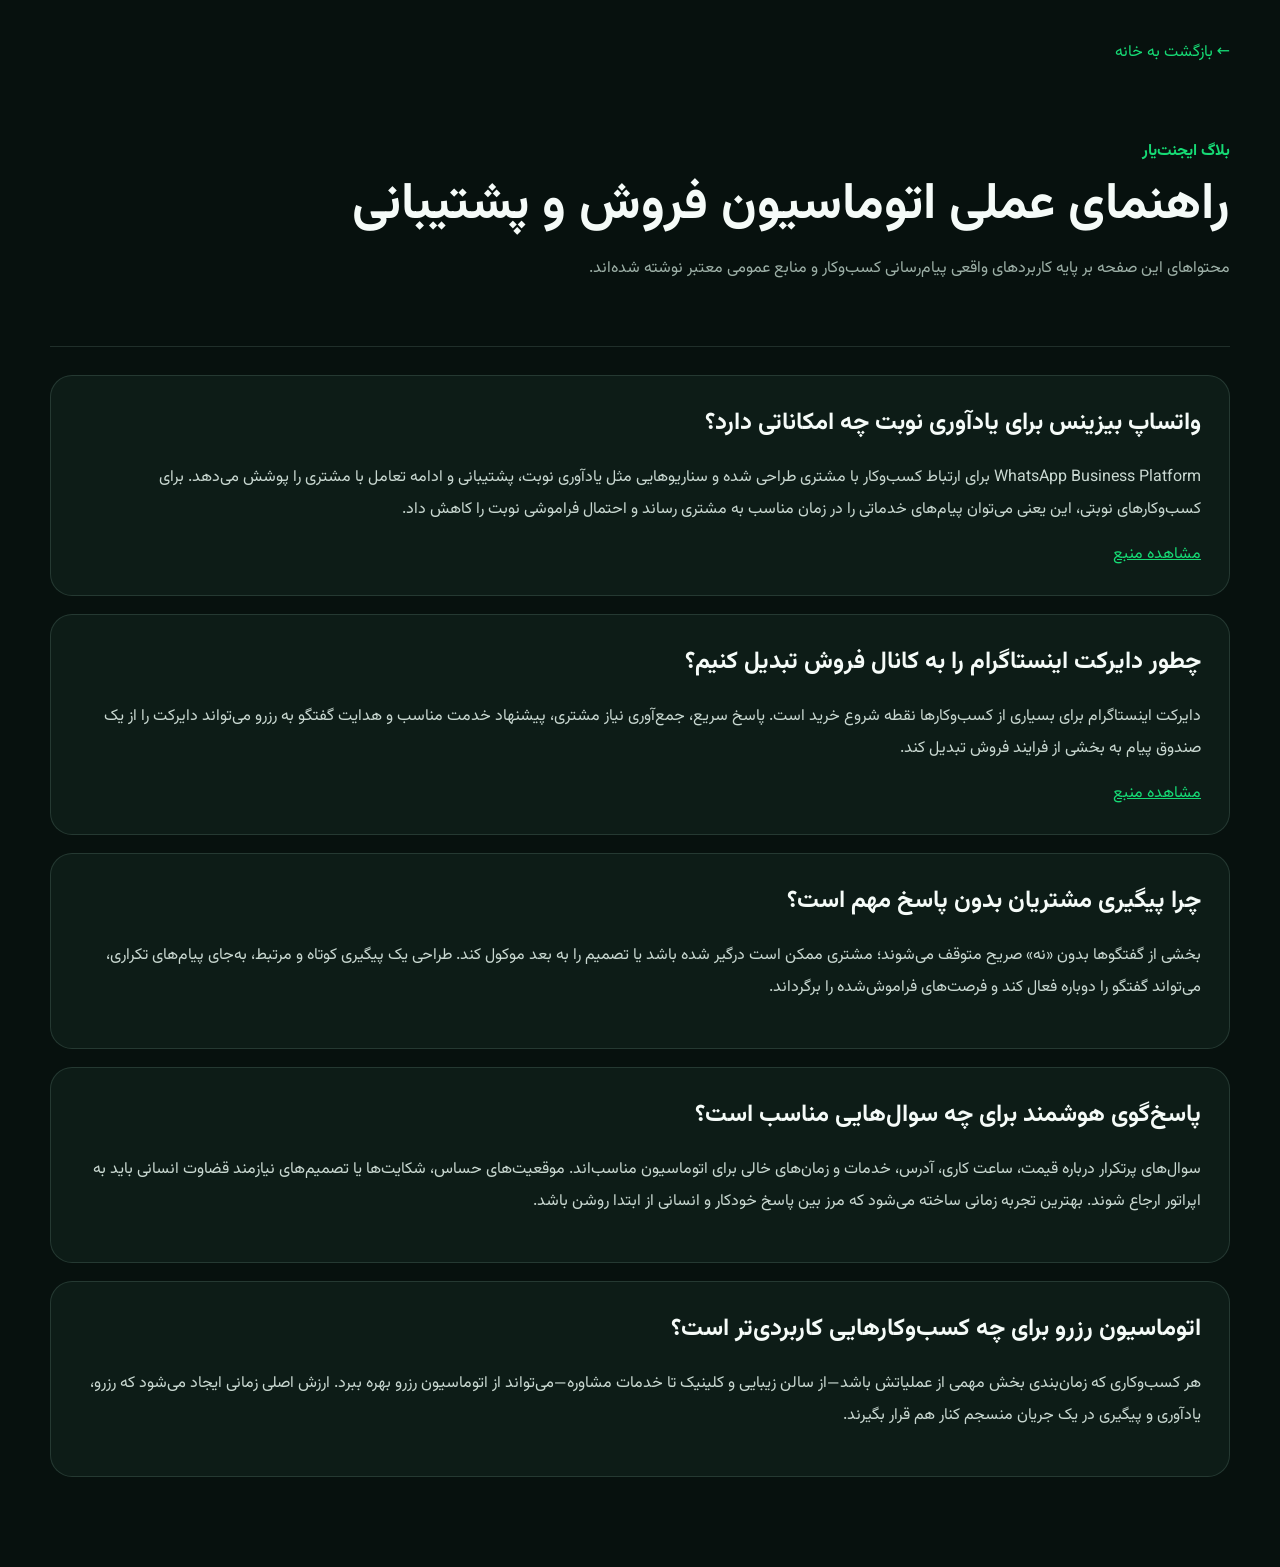
<file: blog/index.html>
<!doctype html><html lang="fa" dir="rtl"><head><meta charset="utf-8"><meta name="viewport" content="width=device-width,initial-scale=1"><meta name="description" content="بلاگ ایجنت‌یار؛ راهنمای عملی اتوماسیون فروش و پشتیبانی"><title>بلاگ ایجنت‌یار</title><link rel="icon" type="image/png" sizes="32x32" href="../assets/favicon-32.png?v=3"><link rel="icon" type="image/png" sizes="16x16" href="../assets/favicon-16.png?v=3"><link rel="shortcut icon" href="../favicon.ico?v=3"><link rel="apple-touch-icon" href="../assets/apple-touch-icon.png?v=3"><link rel="preconnect" href="https://fonts.googleapis.com"><link rel="preconnect" href="https://fonts.gstatic.com" crossorigin><link href="https://fonts.googleapis.com/css2?family=Vazirmatn:wght@400;500;600;700;800;900&display=swap" rel="stylesheet"><link rel="stylesheet" href="../styles.css"><style>.blog-page{min-height:100vh;padding:40px 0 90px}.back{display:inline-block;color:var(--green);text-decoration:none;margin-bottom:42px}.blog-hero{padding:32px 0 46px;border-bottom:1px solid var(--border)}.blog-hero span{color:var(--green);font-weight:700}.blog-hero h1{font-size:clamp(2.2rem,4vw,4.2rem);line-height:1.25;margin:10px 0}.blog-hero p{color:var(--muted);line-height:1.9}.article-list{display:grid;gap:18px;padding-top:28px}.article-list article{background:var(--card);border:1px solid var(--border);border-radius:22px;padding:28px;scroll-margin-top:30px}.article-list h2{margin-top:0}.article-list p{line-height:2;color:#c9d8d1}.article-list a{color:var(--green)}</style></head><body><main class="blog-page"><div class="container"><a class="back" href="../">← بازگشت به خانه</a><header class="blog-hero"><span>بلاگ ایجنت‌یار</span><h1>راهنمای عملی اتوماسیون فروش و پشتیبانی</h1><p>محتواهای این صفحه بر پایه کاربردهای واقعی پیام‌رسانی کسب‌وکار و منابع عمومی معتبر نوشته شده‌اند.</p></header><div class="article-list">
<article id="whatsapp-appointment-reminders"><h2>واتساپ بیزینس برای یادآوری نوبت چه امکاناتی دارد؟</h2><p>WhatsApp Business Platform برای ارتباط کسب‌وکار با مشتری طراحی شده و سناریوهایی مثل یادآوری نوبت، پشتیبانی و ادامه تعامل با مشتری را پوشش می‌دهد. برای کسب‌وکارهای نوبتی، این یعنی می‌توان پیام‌های خدماتی را در زمان مناسب به مشتری رساند و احتمال فراموشی نوبت را کاهش داد.</p><a href="https://business.whatsapp.com/" target="_blank" rel="noopener">مشاهده منبع</a></article>
<article id="instagram-dm-sales"><h2>چطور دایرکت اینستاگرام را به کانال فروش تبدیل کنیم؟</h2><p>دایرکت اینستاگرام برای بسیاری از کسب‌وکارها نقطه شروع خرید است. پاسخ سریع، جمع‌آوری نیاز مشتری، پیشنهاد خدمت مناسب و هدایت گفتگو به رزرو می‌تواند دایرکت را از یک صندوق پیام به بخشی از فرایند فروش تبدیل کند.</p><a href="https://about.instagram.com/features/direct" target="_blank" rel="noopener">مشاهده منبع</a></article>
<article id="missed-customer-followup"><h2>چرا پیگیری مشتریان بدون پاسخ مهم است؟</h2><p>بخشی از گفتگوها بدون «نه» صریح متوقف می‌شوند؛ مشتری ممکن است درگیر شده باشد یا تصمیم را به بعد موکول کند. طراحی یک پیگیری کوتاه و مرتبط، به‌جای پیام‌های تکراری، می‌تواند گفتگو را دوباره فعال کند و فرصت‌های فراموش‌شده را برگرداند.</p></article>
<article id="ai-customer-support"><h2>پاسخ‌گوی هوشمند برای چه سوال‌هایی مناسب است؟</h2><p>سوال‌های پرتکرار درباره قیمت، ساعت کاری، آدرس، خدمات و زمان‌های خالی برای اتوماسیون مناسب‌اند. موقعیت‌های حساس، شکایت‌ها یا تصمیم‌های نیازمند قضاوت انسانی باید به اپراتور ارجاع شوند. بهترین تجربه زمانی ساخته می‌شود که مرز بین پاسخ خودکار و انسانی از ابتدا روشن باشد.</p></article>
<article id="booking-automation"><h2>اتوماسیون رزرو برای چه کسب‌وکارهایی کاربردی‌تر است؟</h2><p>هر کسب‌وکاری که زمان‌بندی بخش مهمی از عملیاتش باشد—از سالن زیبایی و کلینیک تا خدمات مشاوره—می‌تواند از اتوماسیون رزرو بهره ببرد. ارزش اصلی زمانی ایجاد می‌شود که رزرو، یادآوری و پیگیری در یک جریان منسجم کنار هم قرار بگیرند.</p></article>
</div></div></main></body></html>
</file>
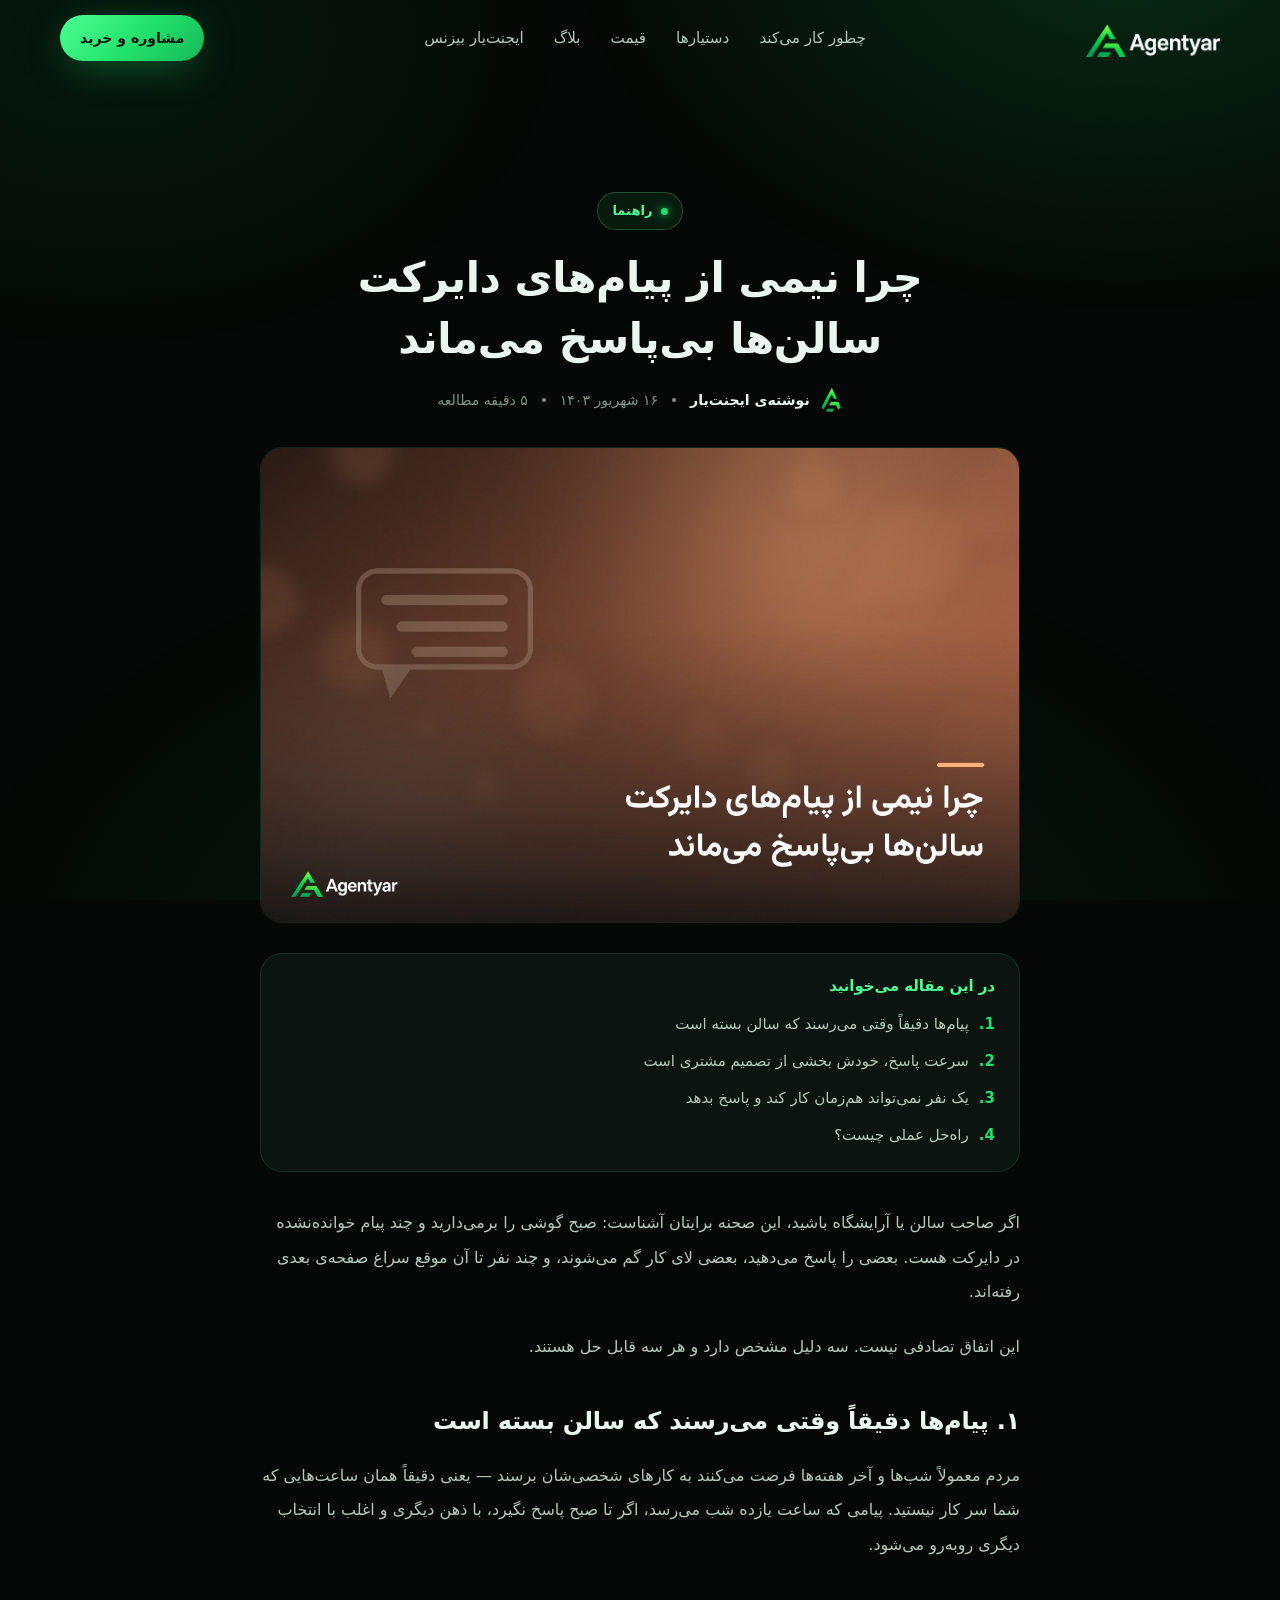
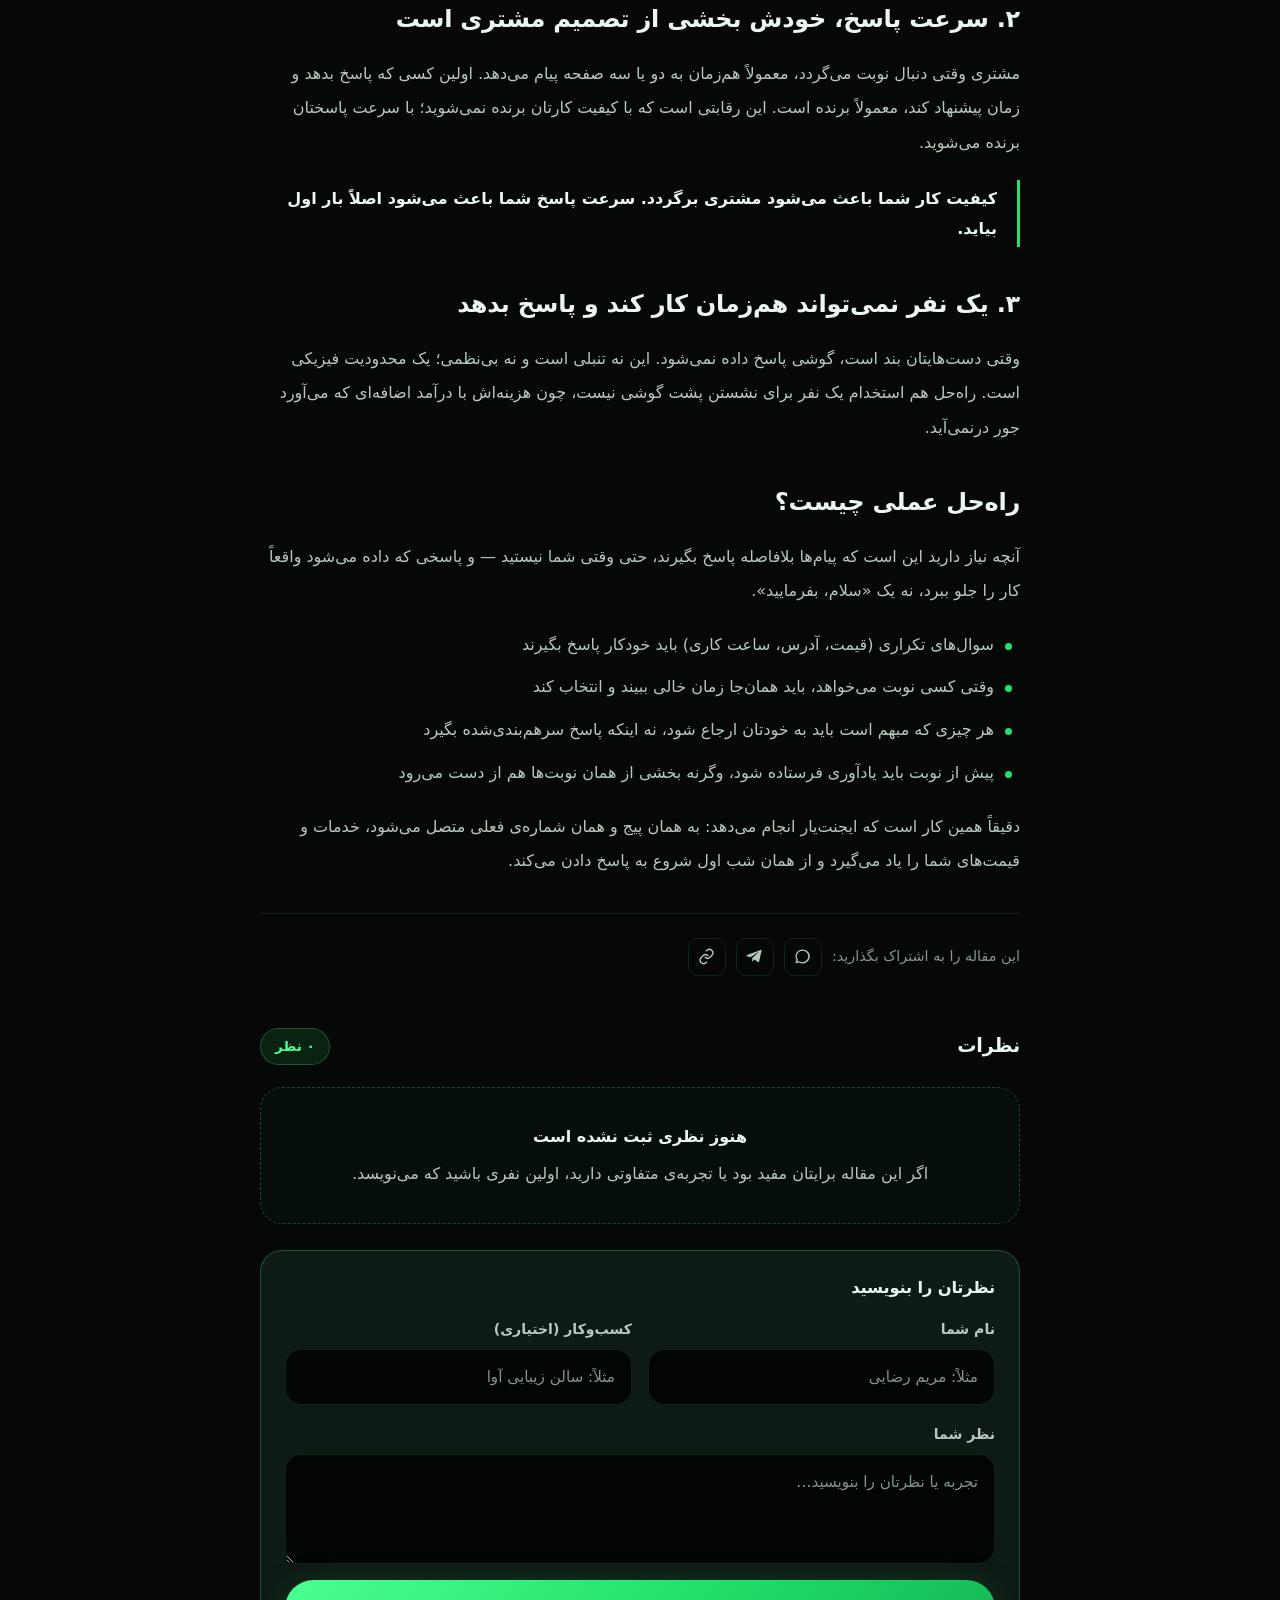
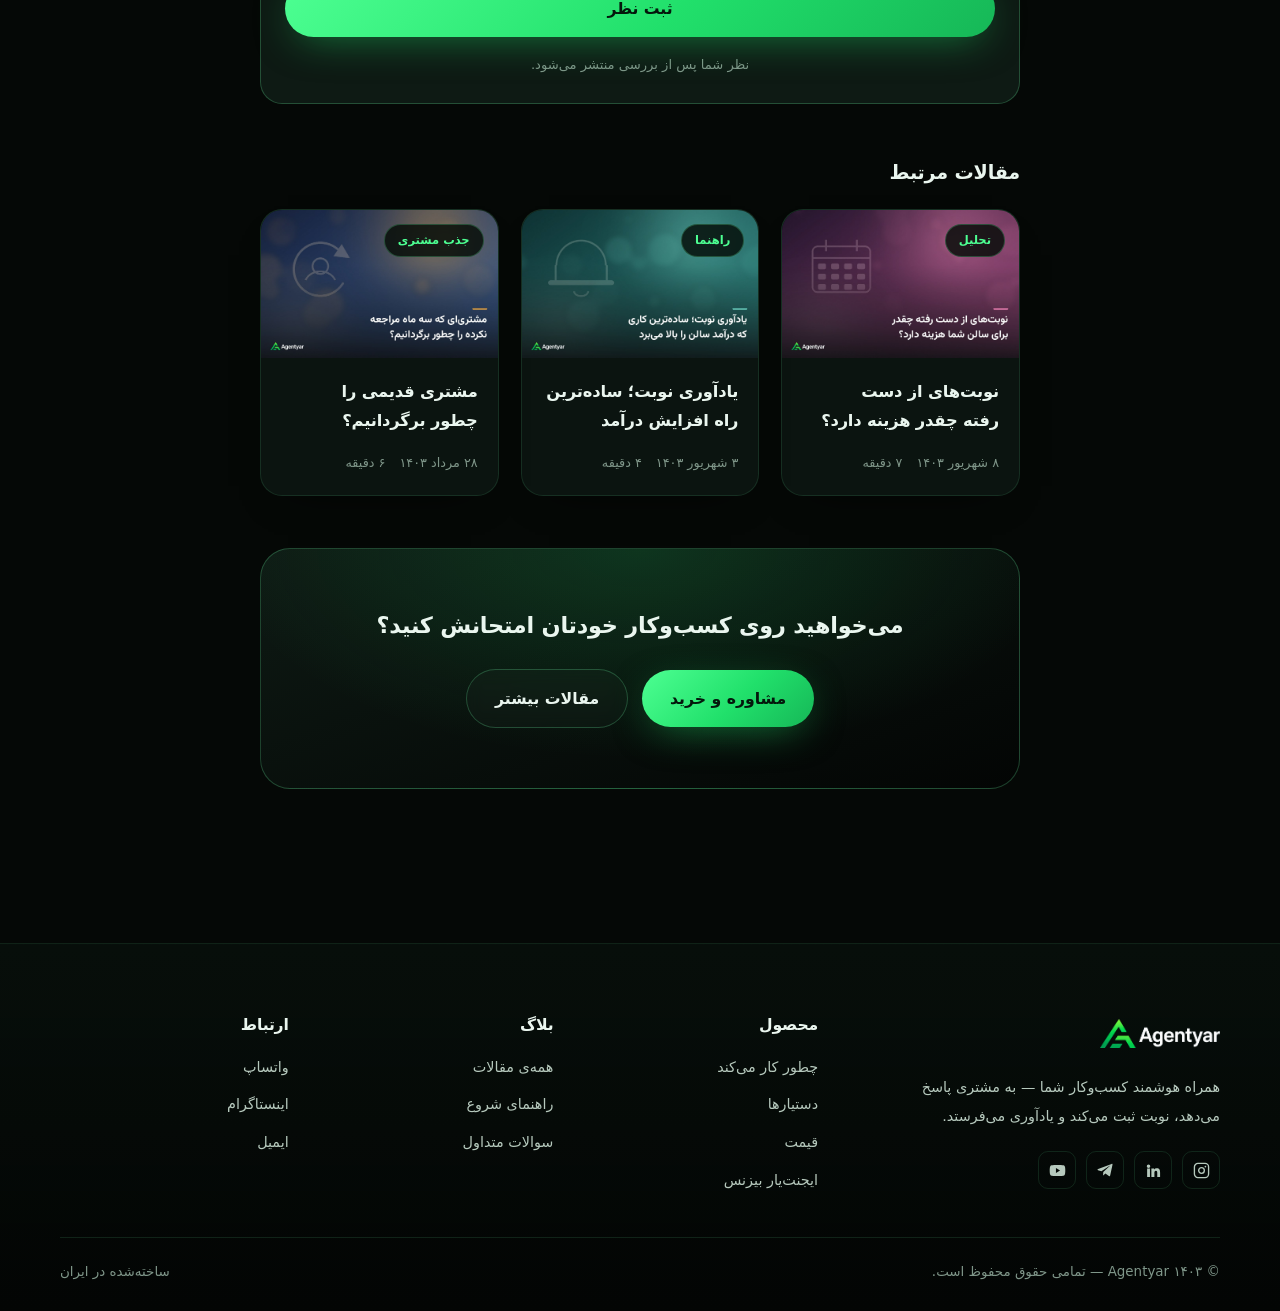
<file: article.html>
<!DOCTYPE html>
<html lang="fa" dir="rtl">
<head>
<meta charset="UTF-8">
<meta name="viewport" content="width=device-width, initial-scale=1">
<title>چرا نیمی از پیام‌های دایرکت سالن‌ها بی‌پاسخ می‌ماند | بلاگ ایجنت‌یار</title>
<meta name="description" content="سه دلیل مشخص که باعث می‌شود پیام‌های دایرکت سالن بی‌پاسخ بماند و راه عملی حل هر کدام.">
<meta name="theme-color" content="#050806">
<link rel="canonical" href="https://agentyar.com/article.html">

<meta property="og:type" content="article">
<meta property="og:locale" content="fa_IR">
<meta property="og:site_name" content="Agentyar">
<meta property="og:title" content="چرا نیمی از پیام‌های دایرکت سالن‌ها بی‌پاسخ می‌ماند">
<meta property="og:description" content="سه دلیل مشخص و راه‌حلشان.">
<meta property="og:url" content="https://agentyar.com/article.html">
<meta property="og:image" content="https://agentyar.com/og-image.png">
<meta name="twitter:card" content="summary_large_image">

<link rel="icon" href="favicon.png" type="image/png">
<link rel="apple-touch-icon" href="apple-touch-icon.png">
<link rel="manifest" href="site.webmanifest">

<!-- فونت یکان بخ -->
<link rel="preconnect" href="https://v1.fontapi.ir">
<link href="https://v1.fontapi.ir/css/YekanBakh" rel="stylesheet">
<link rel="preconnect" href="https://fonts.googleapis.com">
<link href="https://fonts.googleapis.com/css2?family=Poppins:wght@600;700&display=swap" rel="stylesheet">

<link rel="stylesheet" href="style.css">
<script>document.documentElement.classList.add('js');</script>

<script type="application/ld+json">
{
  "@context": "https://schema.org",
  "@type": "BlogPosting",
  "headline": "چرا نیمی از پیام‌های دایرکت سالن‌ها بی‌پاسخ می‌ماند",
  "image": "https://agentyar.com/cover-1.jpg",
  "datePublished": "2024-09-06",
  "author": { "@type": "Organization", "name": "ایجنت‌یار" },
  "publisher": {
    "@type": "Organization",
    "name": "ایجنت‌یار",
    "logo": { "@type": "ImageObject", "url": "https://agentyar.com/logo.png" }
  }
}
</script>
</head>
<body>
<a class="skip-link" href="#main">پرش به محتوای اصلی</a>

<div class="progress" aria-hidden="true"><div class="progress__bar" id="progressBar"></div></div>

<header class="site-header" id="siteHeader">
  <div class="container site-header__inner">
    <a class="logo" href="index.html" aria-label="ایجنت‌یار — صفحه اصلی">
      <img class="logo__img" src="logo.png" alt="ایجنت‌یار" width="134" height="38">
    </a>

    <nav class="nav" aria-label="ناوبری اصلی">
      <a href="index.html#how">چطور کار می‌کند</a>
      <a href="index.html#agents">دستیارها</a>
      <a href="index.html#pricing">قیمت</a>
      <a href="blog.html">بلاگ</a>
      <a href="business.html">ایجنت‌یار بیزنس</a>
    </nav>

    <div class="header__actions">
      <a class="btn btn--primary btn--sm" href="https://wa.me/989350886064">مشاوره و خرید</a>
      <button class="burger" id="burger" aria-label="باز کردن منو" aria-expanded="false" aria-controls="drawer">
        <svg viewBox="0 0 24 24" fill="none" stroke="currentColor" stroke-width="2" stroke-linecap="round"><path d="M3 6h18M3 12h18M3 18h18"/></svg>
      </button>
    </div>
  </div>
</header>

<main id="main">
  <article class="section">
    <div class="container">
      <div class="article">

        <header class="article__hero">
          <span class="eyebrow">راهنما</span>
          <h1 class="h2">چرا نیمی از پیام‌های دایرکت سالن‌ها بی‌پاسخ می‌ماند</h1>
          <div class="article__byline">
            <span class="who"><img src="mark.png" alt="">نوشته‌ی ایجنت‌یار</span>
            <span class="dot"></span><span>۱۶ شهریور ۱۴۰۳</span>
            <span class="dot"></span><span>۵ دقیقه مطالعه</span>
          </div>
        </header>

        <div class="article__cover">
          <img src="cover-1.jpg" alt="تصویر شاخص مقاله" width="1200" height="750">
        </div>

        <nav class="toc" aria-label="فهرست مطالب">
          <h4>در این مقاله می‌خوانید</h4>
          <ol>
            <li><a href="#h1">پیام‌ها دقیقاً وقتی می‌رسند که سالن بسته است</a></li>
            <li><a href="#h2">سرعت پاسخ، خودش بخشی از تصمیم مشتری است</a></li>
            <li><a href="#h3">یک نفر نمی‌تواند هم‌زمان کار کند و پاسخ بدهد</a></li>
            <li><a href="#h4">راه‌حل عملی چیست؟</a></li>
          </ol>
        </nav>

        <div class="article__body">
          <p>
            اگر صاحب سالن یا آرایشگاه باشید، این صحنه برایتان آشناست: صبح گوشی را برمی‌دارید و
            چند پیام خوانده‌نشده در دایرکت هست. بعضی را پاسخ می‌دهید، بعضی لای کار گم می‌شوند،
            و چند نفر تا آن موقع سراغ صفحه‌ی بعدی رفته‌اند.
          </p>
          <p>
            این اتفاق تصادفی نیست. سه دلیل مشخص دارد و هر سه قابل حل هستند.
          </p>

          <h2 id="h1">۱. پیام‌ها دقیقاً وقتی می‌رسند که سالن بسته است</h2>
          <p>
            مردم معمولاً شب‌ها و آخر هفته‌ها فرصت می‌کنند به کارهای شخصی‌شان برسند —
            یعنی دقیقاً همان ساعت‌هایی که شما سر کار نیستید. پیامی که ساعت یازده شب می‌رسد،
            اگر تا صبح پاسخ نگیرد، با ذهن دیگری و اغلب با انتخاب دیگری روبه‌رو می‌شود.
          </p>

          <h2 id="h2">۲. سرعت پاسخ، خودش بخشی از تصمیم مشتری است</h2>
          <p>
            مشتری وقتی دنبال نوبت می‌گردد، معمولاً هم‌زمان به دو یا سه صفحه پیام می‌دهد.
            اولین کسی که پاسخ بدهد و زمان پیشنهاد کند، معمولاً برنده است.
            این رقابتی است که با کیفیت کارتان برنده نمی‌شوید؛ با سرعت پاسختان برنده می‌شوید.
          </p>

          <blockquote>
            کیفیت کار شما باعث می‌شود مشتری برگردد. سرعت پاسخ شما باعث می‌شود اصلاً بار اول بیاید.
          </blockquote>

          <h2 id="h3">۳. یک نفر نمی‌تواند هم‌زمان کار کند و پاسخ بدهد</h2>
          <p>
            وقتی دست‌هایتان بند است، گوشی پاسخ داده نمی‌شود. این نه تنبلی است و نه بی‌نظمی؛
            یک محدودیت فیزیکی است. راه‌حل هم استخدام یک نفر برای نشستن پشت گوشی نیست،
            چون هزینه‌اش با درآمد اضافه‌ای که می‌آورد جور درنمی‌آید.
          </p>

          <h2 id="h4">راه‌حل عملی چیست؟</h2>
          <p>
            آنچه نیاز دارید این است که پیام‌ها بلافاصله پاسخ بگیرند، حتی وقتی شما نیستید —
            و پاسخی که داده می‌شود واقعاً کار را جلو ببرد، نه یک «سلام، بفرمایید».
          </p>
          <ul>
            <li>سوال‌های تکراری (قیمت، آدرس، ساعت کاری) باید خودکار پاسخ بگیرند</li>
            <li>وقتی کسی نوبت می‌خواهد، باید همان‌جا زمان خالی ببیند و انتخاب کند</li>
            <li>هر چیزی که مبهم است باید به خودتان ارجاع شود، نه اینکه پاسخ سرهم‌بندی‌شده بگیرد</li>
            <li>پیش از نوبت باید یادآوری فرستاده شود، وگرنه بخشی از همان نوبت‌ها هم از دست می‌رود</li>
          </ul>
          <p>
            دقیقاً همین کار است که ایجنت‌یار انجام می‌دهد: به همان پیج و همان شماره‌ی فعلی متصل می‌شود،
            خدمات و قیمت‌های شما را یاد می‌گیرد و از همان شب اول شروع به پاسخ دادن می‌کند.
          </p>
        </div>

        <div class="share">
          <span>این مقاله را به اشتراک بگذارید:</span>
          <a href="https://wa.me/?text=https://agentyar.com/article.html" target="_blank" rel="noopener" aria-label="اشتراک در واتساپ">
            <svg viewBox="0 0 24 24" fill="currentColor"><path d="M12 2a10 10 0 0 0-8.6 15L2 22l5.2-1.4A10 10 0 1 0 12 2m0 2a8 8 0 1 1-4.1 14.8l-.4-.2-2.6.7.7-2.5-.3-.4A8 8 0 0 1 12 4"/></svg>
          </a>
          <a href="https://t.me/share/url?url=https://agentyar.com/article.html" target="_blank" rel="noopener" aria-label="اشتراک در تلگرام">
            <svg viewBox="0 0 24 24" fill="currentColor"><path d="M21.8 4.3 18.6 19c-.2 1-.9 1.3-1.8.8l-4.9-3.6-2.4 2.3c-.3.3-.5.5-1 .5l.4-5 9.1-8.2c.4-.4-.1-.6-.6-.2L6.2 13 1.4 11.5c-1-.3-1-1 .2-1.5l19-7.3c.9-.3 1.6.2 1.2 1.6"/></svg>
          </a>
          <a href="#" id="copyLink" aria-label="کپی لینک">
            <svg viewBox="0 0 24 24" fill="none" stroke="currentColor" stroke-width="1.9" stroke-linecap="round" stroke-linejoin="round"><path d="M10 13a5 5 0 0 0 7 0l3-3a5 5 0 0 0-7-7l-1 1"/><path d="M14 11a5 5 0 0 0-7 0l-3 3a5 5 0 0 0 7 7l1-1"/></svg>
          </a>
        </div>

        <!-- ================= نظرات ================= -->
        <section class="comments">
          <div class="comments__head">
            <h3>نظرات</h3>
            <span class="comments__count" id="commentCount">۰ نظر</span>
          </div>

          <!--
          ====================================================================
          نظرات واقعی خوانندگان را اینجا اضافه کنید. قالب هر نظر:

          <article class="comment">
            <div class="comment__top">
              <span class="comment__av">م</span>
              <span><b>نام نویسنده</b><time>۲۰ شهریور ۱۴۰۳</time></span>
            </div>
            <p>متن نظر.</p>
          </article>

          بعد از اضافه کردن، عدد داخل #commentCount را هم به‌روز کنید.
          ====================================================================
          -->

          <div class="comments__empty" id="commentsEmpty">
            <b>هنوز نظری ثبت نشده است</b>
            اگر این مقاله برایتان مفید بود یا تجربه‌ی متفاوتی دارید، اولین نفری باشید که می‌نویسد.
          </div>

          <div class="comment-form">
            <h4>نظرتان را بنویسید</h4>
            <form class="form" id="commentForm" novalidate style="max-width:none">
              <div class="form__row">
                <div class="field">
                  <label for="cname">نام شما</label>
                  <input type="text" id="cname" name="cname" placeholder="مثلاً: مریم رضایی" required>
                </div>
                <div class="field">
                  <label for="cjob">کسب‌وکار (اختیاری)</label>
                  <input type="text" id="cjob" name="cjob" placeholder="مثلاً: سالن زیبایی آوا">
                </div>
              </div>
              <div class="field">
                <label for="ctext">نظر شما</label>
                <textarea id="ctext" name="ctext" placeholder="تجربه یا نظرتان را بنویسید…" required></textarea>
              </div>
              <div class="form__status form__status--ok" role="status"></div>
              <button class="btn btn--primary btn--block" type="submit">ثبت نظر</button>
              <p class="form__note">نظر شما پس از بررسی منتشر می‌شود.</p>
            </form>
          </div>
        </section>

        <!-- ================= مقالات مرتبط ================= -->
        <section class="comments" style="margin-block-start:56px">
          <div class="comments__head"><h3>مقالات مرتبط</h3></div>
          <div class="grid grid--3">
            <a class="post" href="article.html">
              <div class="post__media"><img src="cover-2.jpg" alt="" loading="lazy" width="1200" height="750"><span class="post__badge">تحلیل</span></div>
              <div class="post__body"><h3>نوبت‌های از دست رفته چقدر هزینه دارد؟</h3>
                <div class="post__meta"><span>۸ شهریور ۱۴۰۳</span><span>۷ دقیقه</span></div></div>
            </a>
            <a class="post" href="article.html">
              <div class="post__media"><img src="cover-3.jpg" alt="" loading="lazy" width="1200" height="750"><span class="post__badge">راهنما</span></div>
              <div class="post__body"><h3>یادآوری نوبت؛ ساده‌ترین راه افزایش درآمد</h3>
                <div class="post__meta"><span>۳ شهریور ۱۴۰۳</span><span>۴ دقیقه</span></div></div>
            </a>
            <a class="post" href="article.html">
              <div class="post__media"><img src="cover-4.jpg" alt="" loading="lazy" width="1200" height="750"><span class="post__badge">جذب مشتری</span></div>
              <div class="post__body"><h3>مشتری قدیمی را چطور برگردانیم؟</h3>
                <div class="post__meta"><span>۲۸ مرداد ۱۴۰۳</span><span>۶ دقیقه</span></div></div>
            </a>
          </div>
        </section>

        <div class="cta-band" style="margin-block-start:52px">
          <h2 class="h3">می‌خواهید روی کسب‌وکار خودتان امتحانش کنید؟</h2>
          <div class="btn-row" style="justify-content:center">
            <a class="btn btn--primary" href="https://wa.me/989350886064?text=%D8%B3%D9%84%D8%A7%D9%85%D8%8C%20%D8%A7%D8%B2%20%D8%B3%D8%A7%DB%8C%D8%AA%20%D8%A7%DB%8C%D8%AC%D9%86%D8%AA%E2%80%8C%DB%8C%D8%A7%D8%B1%20%D8%A7%D9%88%D9%85%D8%AF%D9%85.%20%D8%A7%D8%B3%D9%85%20%DA%A9%D8%B3%D8%A8%E2%80%8C%D9%88%DA%A9%D8%A7%D8%B1%D9%85%3A%20">مشاوره و خرید</a>
            <a class="btn btn--ghost" href="blog.html">مقالات بیشتر</a>
          </div>
        </div>

      </div>
    </div>
  </article>
</main>

<footer class="site-footer footer">
  <div class="container">
    <div class="footer__grid">
      <div class="footer__about">
        <a class="logo" href="index.html">
          <img class="logo__img" src="logo.png" alt="ایجنت‌یار" width="120" height="34">
        </a>
        <p>همراه هوشمند کسب‌وکار شما — به مشتری پاسخ می‌دهد، نوبت ثبت می‌کند و یادآوری می‌فرستد.</p>
        <div class="socials">
          <a href="https://instagram.com/agentyar_com" target="_blank" rel="noopener" aria-label="اینستاگرام">
            <svg viewBox="0 0 24 24" fill="none" stroke="currentColor" stroke-width="1.9"><rect x="2" y="2" width="20" height="20" rx="5"/><circle cx="12" cy="12" r="4"/><circle cx="17.5" cy="6.5" r="1.2" fill="currentColor" stroke="none"/></svg>
          </a>
          <a href="#" aria-label="لینکدین">
            <svg viewBox="0 0 24 24" fill="currentColor"><path d="M4.98 3.5a2.5 2.5 0 1 1 0 5 2.5 2.5 0 0 1 0-5M3 9h4v12H3zM9 9h3.8v1.7h.05A4.2 4.2 0 0 1 16.6 8.7c4 0 4.7 2.6 4.7 6V21h-4v-5.5c0-1.3 0-3-1.9-3s-2.1 1.4-2.1 2.9V21H9z"/></svg>
          </a>
          <a href="#" aria-label="تلگرام">
            <svg viewBox="0 0 24 24" fill="currentColor"><path d="M21.8 4.3 18.6 19c-.2 1-.9 1.3-1.8.8l-4.9-3.6-2.4 2.3c-.3.3-.5.5-1 .5l.4-5 9.1-8.2c.4-.4-.1-.6-.6-.2L6.2 13 1.4 11.5c-1-.3-1-1 .2-1.5l19-7.3c.9-.3 1.6.2 1.2 1.6"/></svg>
          </a>
          <a href="#" aria-label="یوتیوب">
            <svg viewBox="0 0 24 24" fill="currentColor"><path d="M23 12s0-3.6-.5-5.3a2.8 2.8 0 0 0-2-2C18.8 4.2 12 4.2 12 4.2s-6.8 0-8.5.5a2.8 2.8 0 0 0-2 2C1 8.4 1 12 1 12s0 3.6.5 5.3a2.8 2.8 0 0 0 2 2c1.7.5 8.5.5 8.5.5s6.8 0 8.5-.5a2.8 2.8 0 0 0 2-2C23 15.6 23 12 23 12M9.8 15.4V8.6l5.8 3.4z"/></svg>
          </a>
        </div>
      </div>

      <div>
        <h4>محصول</h4>
        <nav class="footer__links">
          <a href="index.html#how">چطور کار می‌کند</a>
          <a href="index.html#agents">دستیارها</a>
          <a href="index.html#pricing">قیمت</a>
          <a href="business.html">ایجنت‌یار بیزنس</a>
        </nav>
      </div>

      <div>
        <h4>بلاگ</h4>
        <nav class="footer__links">
          <a href="blog.html">همه‌ی مقالات</a>
          <a href="blog.html">راهنمای شروع</a>
          <a href="index.html#faq">سوالات متداول</a>
        </nav>
      </div>

      <div>
        <h4>ارتباط</h4>
        <nav class="footer__links">
          <a href="https://wa.me/989350886064">واتساپ</a>
          <a href="https://instagram.com/agentyar_com" target="_blank" rel="noopener">اینستاگرام</a>
          <a href="mailto:Jafariyounes8@gmail.com">ایمیل</a>
        </nav>
      </div>
    </div>

    <div class="footer__bottom">
      <span>© ۱۴۰۳ Agentyar — تمامی حقوق محفوظ است.</span>
      <span>ساخته‌شده در ایران</span>
    </div>
  </div>
</footer>

<div class="sticky-cta" id="stickyCta">
  <a class="btn btn--primary" href="https://wa.me/989350886064?text=%D8%B3%D9%84%D8%A7%D9%85%D8%8C%20%D8%A7%D8%B2%20%D8%B3%D8%A7%DB%8C%D8%AA%20%D8%A7%DB%8C%D8%AC%D9%86%D8%AA%E2%80%8C%DB%8C%D8%A7%D8%B1%20%D8%A7%D9%88%D9%85%D8%AF%D9%85.%20%D8%A7%D8%B3%D9%85%20%DA%A9%D8%B3%D8%A8%E2%80%8C%D9%88%DA%A9%D8%A7%D8%B1%D9%85%3A%20">مشاوره و خرید</a>
  <a class="btn btn--ghost" href="index.html#pricing">قیمت‌ها</a>
</div>

<div class="drawer" id="drawer" role="dialog" aria-modal="true" aria-label="منوی موبایل">
  <div class="drawer__panel">
    <div class="drawer__top">
      <span class="logo">
        <img class="logo__img" src="logo.png" alt="ایجنت‌یار" width="120" height="34">
      </span>
      <button class="drawer__close" id="drawerClose" aria-label="بستن منو">
        <svg viewBox="0 0 24 24" fill="none" stroke="currentColor" stroke-width="2" stroke-linecap="round"><path d="M18 6 6 18M6 6l12 12"/></svg>
      </button>
    </div>
    <nav>
      <a href="index.html#how">چطور کار می‌کند</a>
      <a href="index.html#agents">دستیارها</a>
      <a href="index.html#pricing">قیمت</a>
      <a href="blog.html">بلاگ</a>
      <a href="business.html">ایجنت‌یار بیزنس</a>
    </nav>
    <a class="btn btn--primary btn--block" href="https://wa.me/989350886064">مشاوره و خرید</a>
  </div>
</div>

<script src="main.js" defer></script>
</body>
</html>
</file>
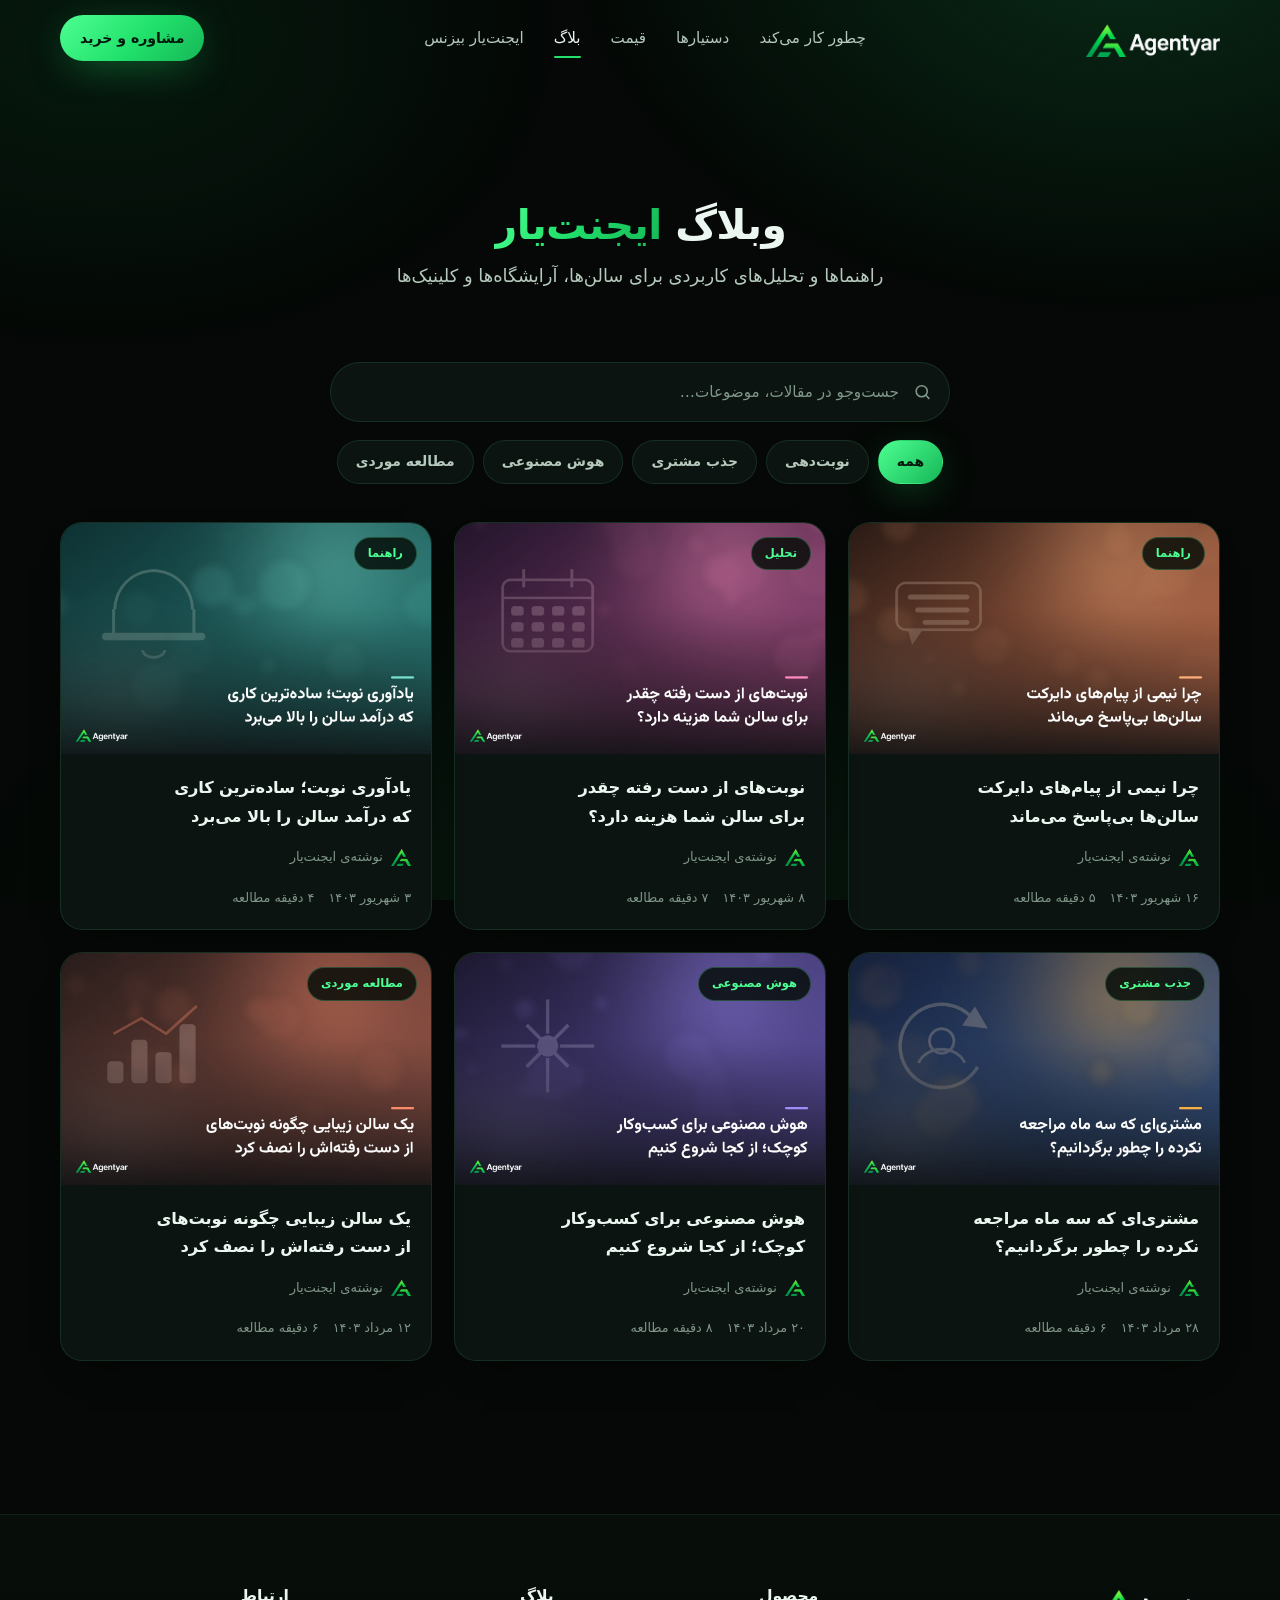
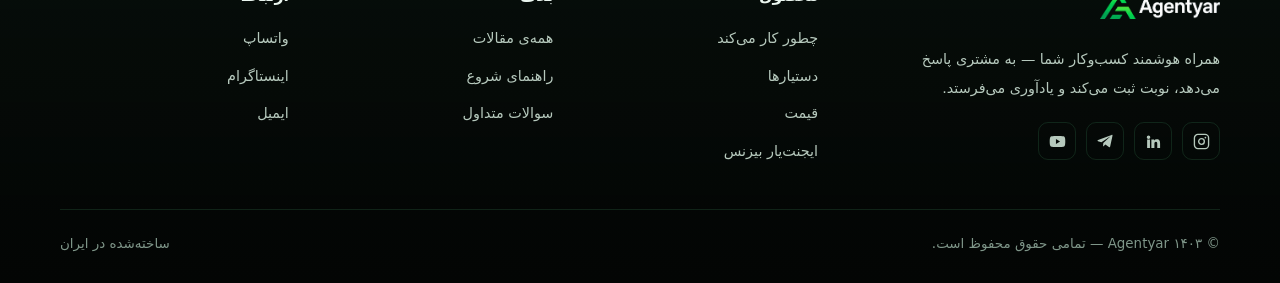
<file: blog.html>
<!DOCTYPE html>
<html lang="fa" dir="rtl">
<head>
<meta charset="UTF-8">
<meta name="viewport" content="width=device-width, initial-scale=1">
<title>بلاگ ایجنت‌یار | راهنمای رشد سالن و آرایشگاه</title>
<meta name="description" content="راهنماها و تحلیل‌های کاربردی برای سالن‌ها، آرایشگاه‌ها و کلینیک‌ها و دستیارهای هوشمند — وبلاگ ایجنت‌یار.">
<meta name="theme-color" content="#050806">
<link rel="canonical" href="https://agentyar.com/blog.html">

<meta property="og:type" content="website">
<meta property="og:locale" content="fa_IR">
<meta property="og:site_name" content="Agentyar">
<meta property="og:title" content="وبلاگ ایجنت‌یار">
<meta property="og:description" content="راهنماها و تحلیل‌های کاربردی برای سالن‌ها، آرایشگاه‌ها و کلینیک‌ها.">
<meta property="og:url" content="https://agentyar.com/blog.html">
<meta property="og:image" content="https://agentyar.com/og-image.png">
<meta name="twitter:card" content="summary_large_image">

<link rel="icon" href="favicon.png" type="image/png">
<link rel="apple-touch-icon" href="apple-touch-icon.png">
<link rel="manifest" href="site.webmanifest">

<!-- فونت یکان بخ -->
<link rel="preconnect" href="https://v1.fontapi.ir">
<link href="https://v1.fontapi.ir/css/YekanBakh" rel="stylesheet">
<link rel="preconnect" href="https://fonts.googleapis.com">
<link href="https://fonts.googleapis.com/css2?family=Poppins:wght@600;700&display=swap" rel="stylesheet">

<link rel="stylesheet" href="style.css">
<script>document.documentElement.classList.add('js');</script>
</head>
<body>
<a class="skip-link" href="#main">پرش به محتوای اصلی</a>

<div class="progress" aria-hidden="true"><div class="progress__bar" id="progressBar"></div></div>

<header class="site-header" id="siteHeader">
  <div class="container site-header__inner">
    <a class="logo" href="index.html" aria-label="ایجنت‌یار — صفحه اصلی">
      <img class="logo__img" src="logo.png" alt="ایجنت‌یار" width="134" height="38">
    </a>

    <nav class="nav" aria-label="ناوبری اصلی">
      <a href="index.html#how">چطور کار می‌کند</a>
      <a href="index.html#agents">دستیارها</a>
      <a href="index.html#pricing">قیمت</a>
      <a href="blog.html">بلاگ</a>
      <a href="business.html">ایجنت‌یار بیزنس</a>
    </nav>

    <div class="header__actions">
      <a class="btn btn--primary btn--sm" href="https://wa.me/989350886064">مشاوره و خرید</a>
      <button class="burger" id="burger" aria-label="باز کردن منو" aria-expanded="false" aria-controls="drawer">
        <svg viewBox="0 0 24 24" fill="none" stroke="currentColor" stroke-width="2" stroke-linecap="round"><path d="M3 6h18M3 12h18M3 18h18"/></svg>
      </button>
    </div>
  </div>
</header>

<main id="main">
  <section class="section">
    <div class="container">

      <div class="section-head">
        <h1 class="h-display">وبلاگ <span class="grad-text">ایجنت‌یار</span></h1>
        <p class="lead">راهنماها و تحلیل‌های کاربردی برای سالن‌ها، آرایشگاه‌ها و کلینیک‌ها</p>
      </div>

      <!-- نوار ابزار -->
      <div class="blog-toolbar">
        <div class="search-box">
          <label for="postSearch" class="visually-hidden" style="position:absolute;width:1px;height:1px;overflow:hidden;clip:rect(0 0 0 0)">جست‌وجو در مقالات</label>
          <input type="search" id="postSearch" placeholder="جست‌وجو در مقالات، موضوعات…" autocomplete="off">
          <svg viewBox="0 0 24 24" fill="none" stroke="currentColor" stroke-width="2" stroke-linecap="round"><circle cx="11" cy="11" r="7"/><path d="m20 20-3.5-3.5"/></svg>
        </div>

        <div class="chips" id="postChips" role="group" aria-label="فیلتر دسته‌بندی">
          <button class="chip-btn is-active" data-filter="all" aria-pressed="true">همه</button>
          <button class="chip-btn" data-filter="booking" aria-pressed="false">نوبت‌دهی</button>
          <button class="chip-btn" data-filter="growth" aria-pressed="false">جذب مشتری</button>
          <button class="chip-btn" data-filter="ai" aria-pressed="false">هوش مصنوعی</button>
          <button class="chip-btn" data-filter="case" aria-pressed="false">مطالعه موردی</button>
        </div>
      </div>

      <!-- لیست مقالات -->
      <div class="grid grid--3" id="postList">

        <a class="post" href="article.html" data-category="booking" data-tags="دایرکت پاسخ سرعت مشتری اینستاگرام شبانه">
          <div class="post__media">
            <img src="cover-1.jpg" alt="چرا نیمی از پیام‌های دایرکت سالن‌ها بی‌پاسخ می‌ماند" loading="lazy" width="1200" height="750">
            <span class="post__badge">راهنما</span>
          </div>
          <div class="post__body">
            <h3>چرا نیمی از پیام‌های دایرکت سالن‌ها بی‌پاسخ می‌ماند</h3>
            <div class="post__author">
              <img src="mark.png" alt="">نوشته‌ی ایجنت‌یار
            </div>
            <div class="post__meta"><span>۱۶ شهریور ۱۴۰۳</span><span>۵ دقیقه مطالعه</span></div>
          </div>
        </a>

        <a class="post" href="article.html" data-category="booking" data-tags="نوبت از دست رفته صندلی خالی هزینه">
          <div class="post__media">
            <img src="cover-2.jpg" alt="نوبت‌های از دست رفته چقدر برای سالن شما هزینه دارد؟" loading="lazy" width="1200" height="750">
            <span class="post__badge">تحلیل</span>
          </div>
          <div class="post__body">
            <h3>نوبت‌های از دست رفته چقدر برای سالن شما هزینه دارد؟</h3>
            <div class="post__author">
              <img src="mark.png" alt="">نوشته‌ی ایجنت‌یار
            </div>
            <div class="post__meta"><span>۸ شهریور ۱۴۰۳</span><span>۷ دقیقه مطالعه</span></div>
          </div>
        </a>

        <a class="post" href="article.html" data-category="booking" data-tags="یادآوری نوبت پیامک درآمد">
          <div class="post__media">
            <img src="cover-3.jpg" alt="یادآوری نوبت؛ ساده‌ترین کاری که درآمد سالن را بالا می‌برد" loading="lazy" width="1200" height="750">
            <span class="post__badge">راهنما</span>
          </div>
          <div class="post__body">
            <h3>یادآوری نوبت؛ ساده‌ترین کاری که درآمد سالن را بالا می‌برد</h3>
            <div class="post__author">
              <img src="mark.png" alt="">نوشته‌ی ایجنت‌یار
            </div>
            <div class="post__meta"><span>۳ شهریور ۱۴۰۳</span><span>۴ دقیقه مطالعه</span></div>
          </div>
        </a>

        <a class="post" href="article.html" data-category="growth" data-tags="بازگرداندن مشتری قدیمی وفاداری">
          <div class="post__media">
            <img src="cover-4.jpg" alt="مشتری‌ای که سه ماه مراجعه نکرده را چطور برگردانیم؟" loading="lazy" width="1200" height="750">
            <span class="post__badge">جذب مشتری</span>
          </div>
          <div class="post__body">
            <h3>مشتری‌ای که سه ماه مراجعه نکرده را چطور برگردانیم؟</h3>
            <div class="post__author">
              <img src="mark.png" alt="">نوشته‌ی ایجنت‌یار
            </div>
            <div class="post__meta"><span>۲۸ مرداد ۱۴۰۳</span><span>۶ دقیقه مطالعه</span></div>
          </div>
        </a>

        <a class="post" href="article.html" data-category="ai" data-tags="هوش مصنوعی کسب‌وکار کوچک شروع">
          <div class="post__media">
            <img src="cover-5.jpg" alt="هوش مصنوعی برای کسب‌وکار کوچک؛ از کجا شروع کنیم" loading="lazy" width="1200" height="750">
            <span class="post__badge">هوش مصنوعی</span>
          </div>
          <div class="post__body">
            <h3>هوش مصنوعی برای کسب‌وکار کوچک؛ از کجا شروع کنیم</h3>
            <div class="post__author">
              <img src="mark.png" alt="">نوشته‌ی ایجنت‌یار
            </div>
            <div class="post__meta"><span>۲۰ مرداد ۱۴۰۳</span><span>۸ دقیقه مطالعه</span></div>
          </div>
        </a>

        <a class="post" href="article.html" data-category="case" data-tags="مطالعه موردی سالن زیبایی نوبت">
          <div class="post__media">
            <img src="cover-6.jpg" alt="یک سالن زیبایی چگونه نوبت‌های از دست رفته‌اش را نصف کرد" loading="lazy" width="1200" height="750">
            <span class="post__badge">مطالعه موردی</span>
          </div>
          <div class="post__body">
            <h3>یک سالن زیبایی چگونه نوبت‌های از دست رفته‌اش را نصف کرد</h3>
            <div class="post__author">
              <img src="mark.png" alt="">نوشته‌ی ایجنت‌یار
            </div>
            <div class="post__meta"><span>۱۲ مرداد ۱۴۰۳</span><span>۶ دقیقه مطالعه</span></div>
          </div>
        </a>

      </div>

      <div class="empty-state" id="postsEmpty">
        <p>مقاله‌ای با این عبارت پیدا نشد. عبارت دیگری را امتحان کنید.</p>
      </div>

    </div>
  </section>
</main>

<footer class="site-footer footer">
  <div class="container">
    <div class="footer__grid">
      <div class="footer__about">
        <a class="logo" href="index.html">
          <img class="logo__img" src="logo.png" alt="ایجنت‌یار" width="120" height="34">
        </a>
        <p>همراه هوشمند کسب‌وکار شما — به مشتری پاسخ می‌دهد، نوبت ثبت می‌کند و یادآوری می‌فرستد.</p>
        <div class="socials">
          <a href="https://instagram.com/agentyar_com" target="_blank" rel="noopener" aria-label="اینستاگرام">
            <svg viewBox="0 0 24 24" fill="none" stroke="currentColor" stroke-width="1.9"><rect x="2" y="2" width="20" height="20" rx="5"/><circle cx="12" cy="12" r="4"/><circle cx="17.5" cy="6.5" r="1.2" fill="currentColor" stroke="none"/></svg>
          </a>
          <a href="#" aria-label="لینکدین">
            <svg viewBox="0 0 24 24" fill="currentColor"><path d="M4.98 3.5a2.5 2.5 0 1 1 0 5 2.5 2.5 0 0 1 0-5M3 9h4v12H3zM9 9h3.8v1.7h.05A4.2 4.2 0 0 1 16.6 8.7c4 0 4.7 2.6 4.7 6V21h-4v-5.5c0-1.3 0-3-1.9-3s-2.1 1.4-2.1 2.9V21H9z"/></svg>
          </a>
          <a href="#" aria-label="تلگرام">
            <svg viewBox="0 0 24 24" fill="currentColor"><path d="M21.8 4.3 18.6 19c-.2 1-.9 1.3-1.8.8l-4.9-3.6-2.4 2.3c-.3.3-.5.5-1 .5l.4-5 9.1-8.2c.4-.4-.1-.6-.6-.2L6.2 13 1.4 11.5c-1-.3-1-1 .2-1.5l19-7.3c.9-.3 1.6.2 1.2 1.6"/></svg>
          </a>
          <a href="#" aria-label="یوتیوب">
            <svg viewBox="0 0 24 24" fill="currentColor"><path d="M23 12s0-3.6-.5-5.3a2.8 2.8 0 0 0-2-2C18.8 4.2 12 4.2 12 4.2s-6.8 0-8.5.5a2.8 2.8 0 0 0-2 2C1 8.4 1 12 1 12s0 3.6.5 5.3a2.8 2.8 0 0 0 2 2c1.7.5 8.5.5 8.5.5s6.8 0 8.5-.5a2.8 2.8 0 0 0 2-2C23 15.6 23 12 23 12M9.8 15.4V8.6l5.8 3.4z"/></svg>
          </a>
        </div>
      </div>

      <div>
        <h4>محصول</h4>
        <nav class="footer__links">
          <a href="index.html#how">چطور کار می‌کند</a>
          <a href="index.html#agents">دستیارها</a>
          <a href="index.html#pricing">قیمت</a>
          <a href="business.html">ایجنت‌یار بیزنس</a>
        </nav>
      </div>

      <div>
        <h4>بلاگ</h4>
        <nav class="footer__links">
          <a href="blog.html">همه‌ی مقالات</a>
          <a href="blog.html">راهنمای شروع</a>
          <a href="index.html#faq">سوالات متداول</a>
        </nav>
      </div>

      <div>
        <h4>ارتباط</h4>
        <nav class="footer__links">
          <a href="https://wa.me/989350886064">واتساپ</a>
          <a href="https://instagram.com/agentyar_com" target="_blank" rel="noopener">اینستاگرام</a>
          <a href="mailto:Jafariyounes8@gmail.com">ایمیل</a>
        </nav>
      </div>
    </div>

    <div class="footer__bottom">
      <span>© ۱۴۰۳ Agentyar — تمامی حقوق محفوظ است.</span>
      <span>ساخته‌شده در ایران</span>
    </div>
  </div>
</footer>

<div class="sticky-cta" id="stickyCta">
  <a class="btn btn--primary" href="https://wa.me/989350886064?text=%D8%B3%D9%84%D8%A7%D9%85%D8%8C%20%D8%A7%D8%B2%20%D8%B3%D8%A7%DB%8C%D8%AA%20%D8%A7%DB%8C%D8%AC%D9%86%D8%AA%E2%80%8C%DB%8C%D8%A7%D8%B1%20%D8%A7%D9%88%D9%85%D8%AF%D9%85.%20%D8%A7%D8%B3%D9%85%20%DA%A9%D8%B3%D8%A8%E2%80%8C%D9%88%DA%A9%D8%A7%D8%B1%D9%85%3A%20">مشاوره و خرید</a>
  <a class="btn btn--ghost" href="index.html#pricing">قیمت‌ها</a>
</div>

<div class="drawer" id="drawer" role="dialog" aria-modal="true" aria-label="منوی موبایل">
  <div class="drawer__panel">
    <div class="drawer__top">
      <span class="logo">
        <img class="logo__img" src="logo.png" alt="ایجنت‌یار" width="120" height="34">
      </span>
      <button class="drawer__close" id="drawerClose" aria-label="بستن منو">
        <svg viewBox="0 0 24 24" fill="none" stroke="currentColor" stroke-width="2" stroke-linecap="round"><path d="M18 6 6 18M6 6l12 12"/></svg>
      </button>
    </div>
    <nav>
      <a href="index.html#how">چطور کار می‌کند</a>
      <a href="index.html#agents">دستیارها</a>
      <a href="index.html#pricing">قیمت</a>
      <a href="blog.html">بلاگ</a>
      <a href="business.html">ایجنت‌یار بیزنس</a>
    </nav>
    <a class="btn btn--primary btn--block" href="https://wa.me/989350886064">مشاوره و خرید</a>
  </div>
</div>

<script src="main.js" defer></script>
</body>
</html>
</file>
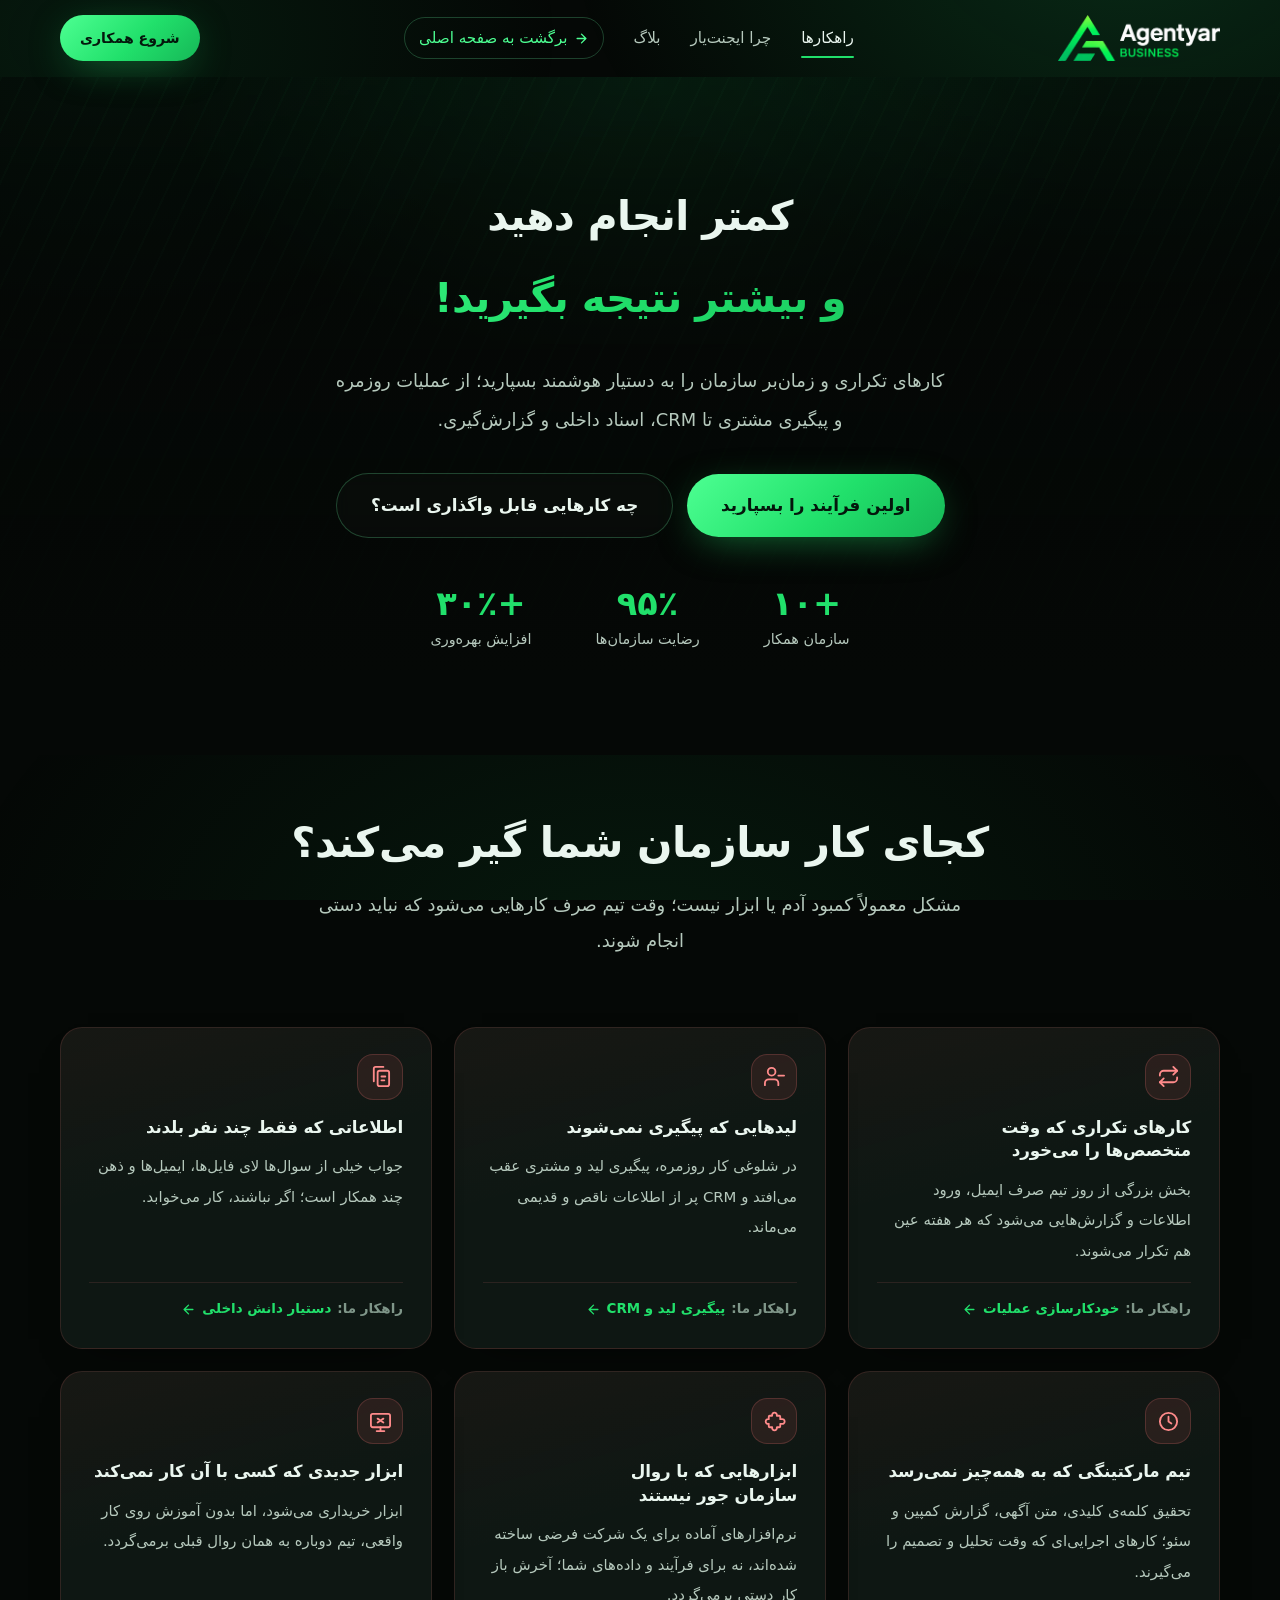
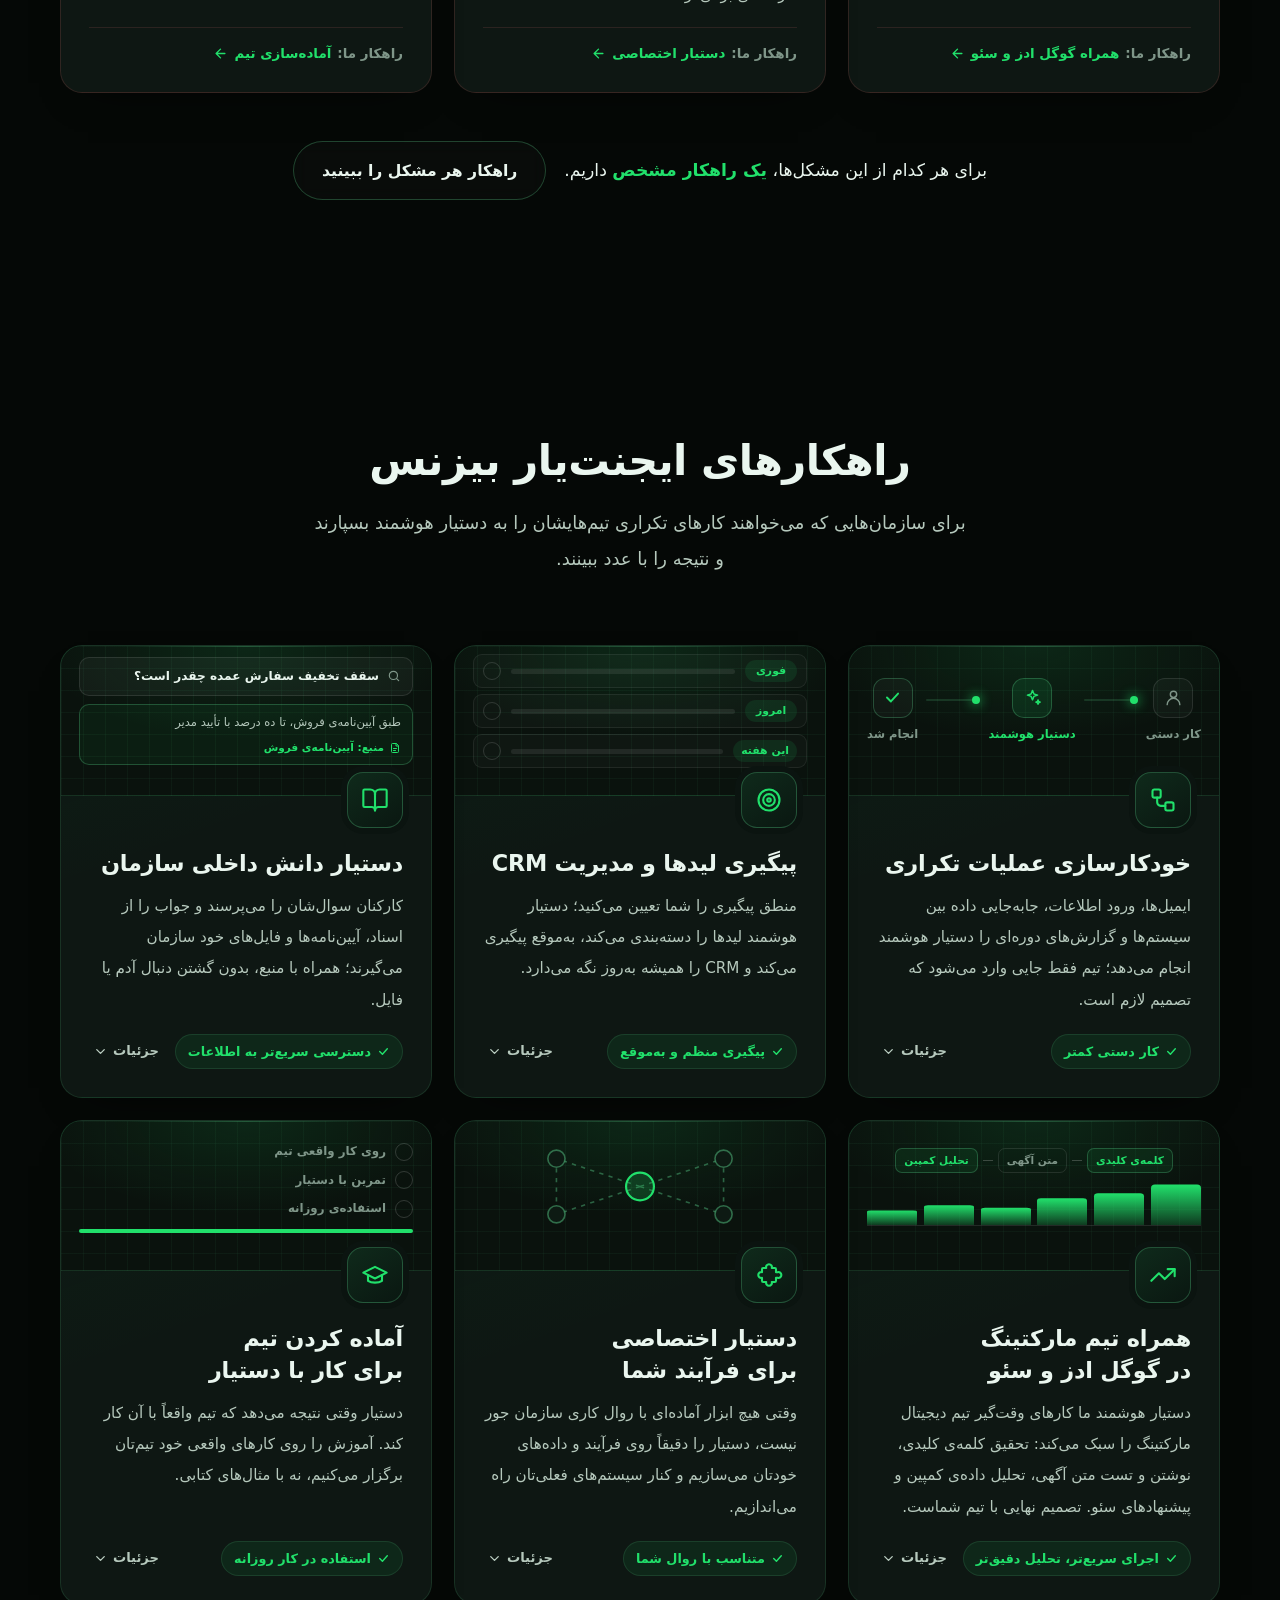
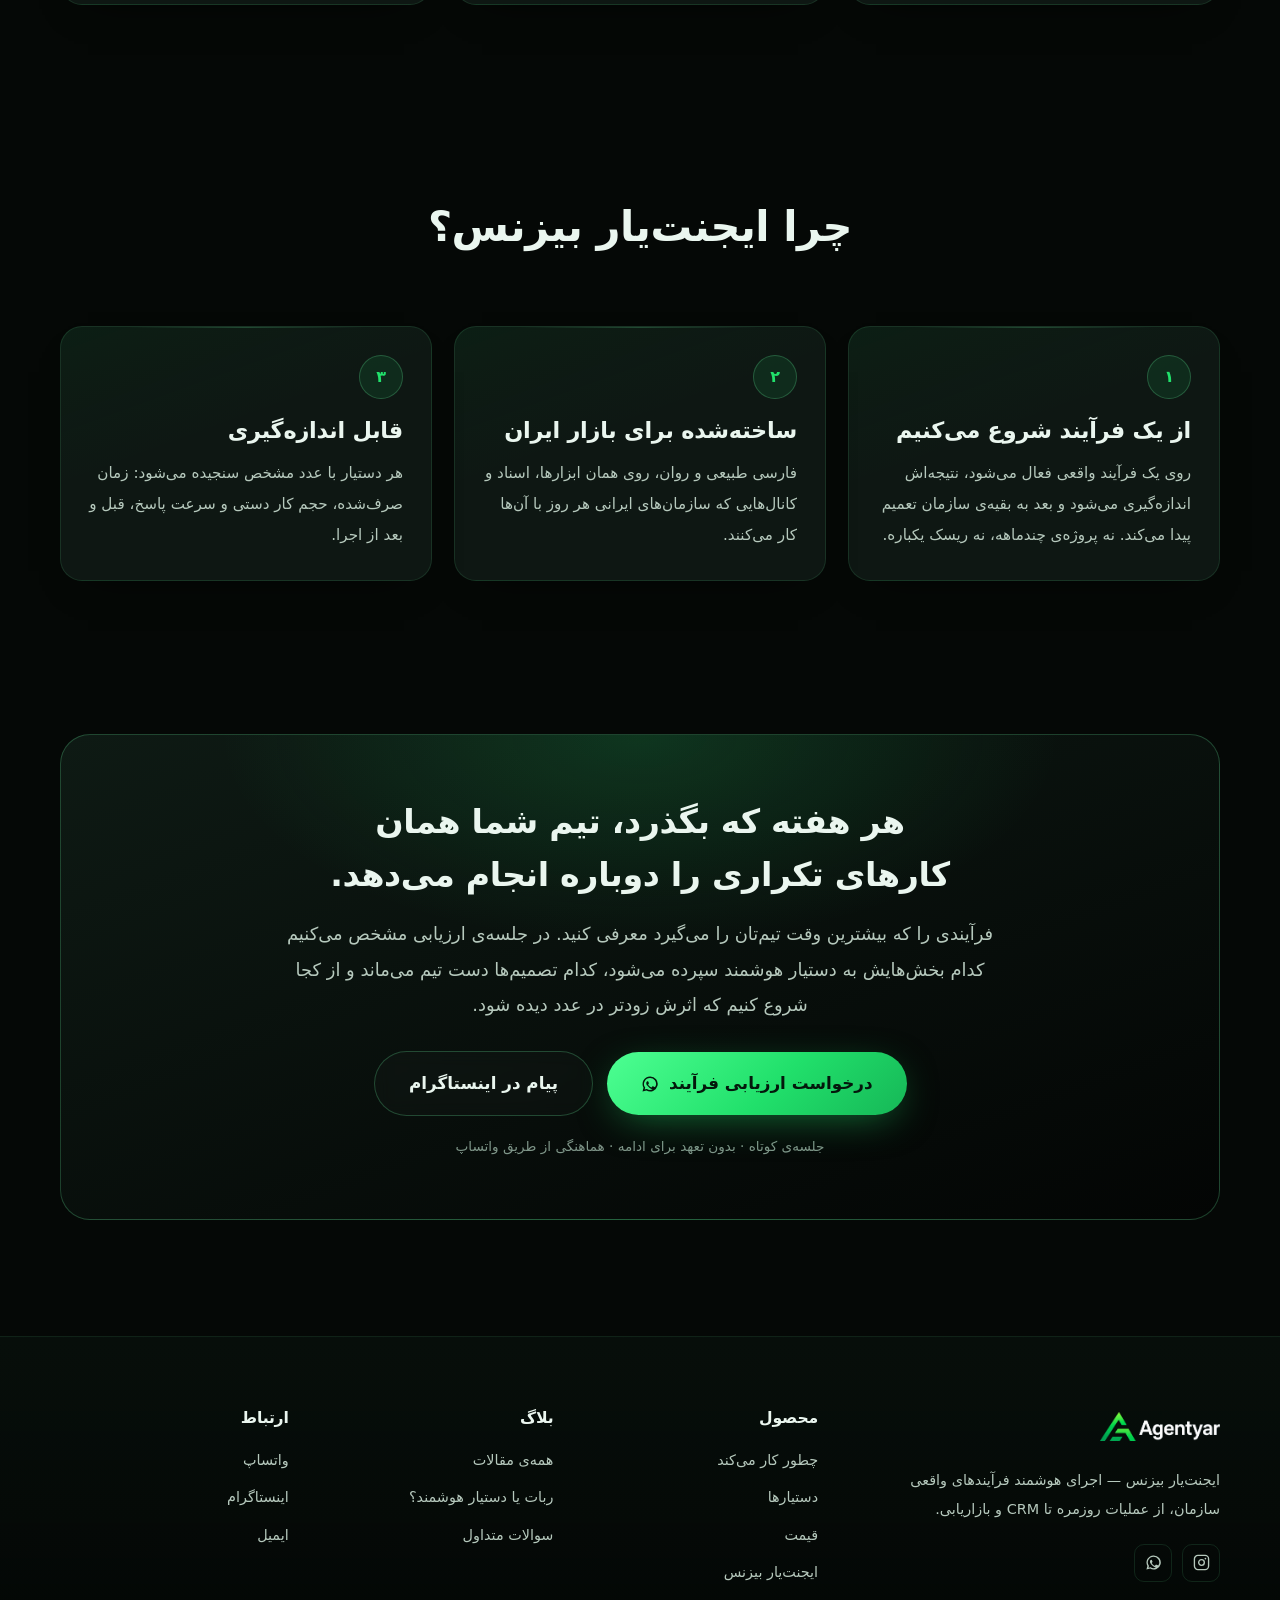
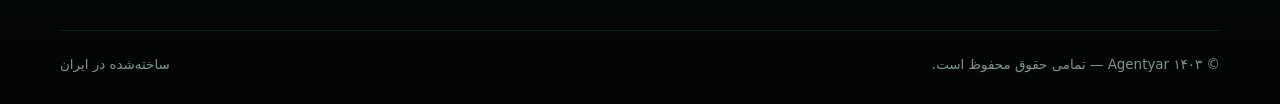
<file: business.html>
<!DOCTYPE html>
<html lang="fa" dir="rtl">
<head>
<meta charset="UTF-8">
<meta name="viewport" content="width=device-width, initial-scale=1">
<title>ایجنت‌یار بیزنس | کمتر انجام دهید و بیشتر نتیجه بگیرید</title>
<meta name="description" content="ایجنت‌یار بیزنس برای سازمان‌ها: کارهای تکراری و زمان‌بر تیم‌ها را به دستیار هوشمند بسپارید؛ از عملیات روزمره و CRM تا دانش داخلی سازمان، گوگل ادز و سئو.">
<meta name="theme-color" content="#050806">
<link rel="canonical" href="https://agentyar.com/business.html">

<meta property="og:type" content="website">
<meta property="og:locale" content="fa_IR">
<meta property="og:site_name" content="Agentyar">
<meta property="og:title" content="ایجنت‌یار بیزنس">
<meta property="og:description" content="کمتر انجام دهید و بیشتر نتیجه بگیرید!">
<meta property="og:url" content="https://agentyar.com/business.html">
<meta property="og:image" content="https://agentyar.com/og-image.png">
<meta name="twitter:card" content="summary_large_image">

<link rel="icon" href="favicon.png" type="image/png">
<link rel="apple-touch-icon" href="apple-touch-icon.png">
<link rel="manifest" href="site.webmanifest">

<!-- فونت یکان بخ -->
<link rel="preconnect" href="https://v1.fontapi.ir">
<link href="https://v1.fontapi.ir/css/YekanBakh" rel="stylesheet">
<link rel="preconnect" href="https://fonts.googleapis.com">
<link href="https://fonts.googleapis.com/css2?family=Poppins:wght@600;700&display=swap" rel="stylesheet">

<link rel="stylesheet" href="style.css">
<style>
/* ===== راهکارها: کارت‌های داینامیک (فقط همین بخش) ===== */
.svc{--px:clamp(22px,2.4vw,28px);display:flex;flex-direction:column;isolation:isolate;}
.svc::before{content:"";position:absolute;inset:0;z-index:-1;pointer-events:none;opacity:0;
  background:radial-gradient(260px circle at var(--mx,50%) var(--my,0%),rgba(33,224,107,.13),transparent 70%);
  transition:opacity .35s var(--ease);}
.svc:hover::before{opacity:1;}
.svc .card__icon{transition:transform .45s var(--ease),box-shadow .45s var(--ease);position:relative;margin-block-start:-46px;
  background:linear-gradient(145deg,#0f2a1b,#0a1711);box-shadow:0 0 0 6px var(--surface);}
.svc:hover .card__icon{transform:translateY(-4px) rotate(-6deg);box-shadow:0 0 0 6px var(--surface),0 14px 30px -12px rgba(33,224,107,.6);}
.svc h3{font-weight:800;}
.svc p{flex:1;}

/* صحنه‌ی بالای کارت */
.svc__viz{position:relative;height:150px;margin:-28px calc(-1 * var(--px)) 22px;overflow:hidden;
  border-bottom:1px solid var(--line);
  background:
    radial-gradient(80% 90% at 50% 0%,rgba(33,224,107,.10),transparent 70%),
    linear-gradient(rgba(94,214,145,.05) 1px,transparent 1px) 0 0/22px 22px,
    linear-gradient(90deg,rgba(94,214,145,.05) 1px,transparent 1px) 0 0/22px 22px,
    var(--bg-elev);}
.svc__viz > div{position:absolute;inset:0;display:flex;align-items:center;justify-content:center;padding:14px 18px 32px;}
.svc__viz > .v-crm,.svc__viz > .v-know,.svc__viz > .v-mkt,.svc__viz > .v-trn{flex-direction:column;align-items:stretch;}
.svc__viz *{animation-play-state:paused !important;}
.svc.is-visible .svc__viz *{animation-play-state:running !important;}
.svc-io .svc:not(.in-view) .svc__viz *{animation-play-state:paused !important;}

/* ۱) جریان کار */
.v-flow{gap:8px;}
.vn{display:grid;justify-items:center;gap:6px;flex:none;}
.vn b{width:40px;height:40px;display:grid;place-items:center;border-radius:12px;color:var(--text-3);
  background:rgba(255,255,255,.03);border:1px solid rgba(255,255,255,.1);}
.vn b svg{width:19px;height:19px;}
.vn em{font-style:normal;font-size:.72rem;font-weight:700;color:var(--text-3);white-space:nowrap;}
.vn--k b{color:var(--brand);border-color:var(--line-strong);background:rgba(33,224,107,.1);animation:vPulse 2.6s var(--ease) infinite;}
.vn--k em{color:var(--brand);}
.vn--d b{color:var(--brand);border-color:var(--line-strong);}
.vl{position:relative;flex:1;max-width:84px;height:2px;margin-block-end:22px;border-radius:2px;background:rgba(94,214,145,.16);}
.vl s{position:absolute;top:-3px;inset-inline-start:0;width:8px;height:8px;border-radius:50%;background:var(--brand);
  box-shadow:0 0 12px var(--brand);animation:vRun 2.6s var(--ease) infinite;}
.vl + .vn + .vl s{animation-delay:1.3s;}
@keyframes vRun{0%{inset-inline-start:0;opacity:0;}15%{opacity:1;}85%{opacity:1;}100%{inset-inline-start:calc(100% - 8px);opacity:0;}}
@keyframes vPulse{0%,100%{box-shadow:0 0 0 0 rgba(33,224,107,.0);}50%{box-shadow:0 0 0 7px rgba(33,224,107,.12);}}

/* ۲) CRM */
.v-crm{flex-direction:column;gap:6px;align-items:stretch;padding-inline:22px;}
.vr{display:flex;align-items:center;gap:10px;padding:5px 9px;border-radius:9px;background:rgba(255,255,255,.025);
  border:1px solid rgba(255,255,255,.07);animation:vRow 4.8s var(--ease) infinite;animation-delay:calc(var(--i) * 1.6s);}
.vr em{font-style:normal;font-size:.68rem;font-weight:800;color:var(--brand);padding:1px 8px;border-radius:99px;background:rgba(33,224,107,.1);min-width:52px;text-align:center;}
.vr i{flex:1;height:5px;border-radius:3px;background:rgba(255,255,255,.08);}
.vr b{width:18px;height:18px;display:grid;place-items:center;border-radius:50%;border:1px solid rgba(255,255,255,.14);color:transparent;
  animation:vTick 4.8s var(--ease) infinite;animation-delay:calc(var(--i) * 1.6s);}
.vr b svg{width:11px;height:11px;}
@keyframes vRow{0%,8%{border-color:rgba(255,255,255,.07);background:rgba(255,255,255,.025);}
  15%,30%{border-color:var(--line-strong);background:rgba(33,224,107,.07);}40%,100%{border-color:rgba(255,255,255,.07);background:rgba(255,255,255,.025);}}
@keyframes vTick{0%,18%{color:transparent;background:transparent;border-color:rgba(255,255,255,.14);}
  26%,88%{color:var(--text-on-brand);background:var(--brand);border-color:var(--brand);}100%{color:transparent;background:transparent;}}

/* ۳) دانش داخلی */
.v-know{flex-direction:column;gap:8px;align-items:stretch;padding-inline:18px;}
.vq{display:flex;align-items:center;gap:8px;padding:7px 11px;border-radius:10px;font-size:.76rem;font-weight:700;color:var(--text);
  background:rgba(255,255,255,.04);border:1px solid rgba(255,255,255,.1);}
.vq svg{width:14px;height:14px;color:var(--text-3);flex:none;}
.vq__t{white-space:nowrap;overflow:hidden;animation:vType 6s steps(28) infinite;}
.va{display:grid;gap:5px;padding:7px 11px;border-radius:10px;font-size:.72rem;color:var(--text-2);
  border:1px solid var(--line-strong);background:rgba(33,224,107,.06);animation:vAns 6s var(--ease) infinite;}
.va em{display:inline-flex;align-items:center;gap:5px;width:max-content;font-style:normal;font-size:.66rem;font-weight:800;color:var(--brand);}
.va em svg{width:12px;height:12px;}
@keyframes vType{0%{clip-path:inset(0 0 0 100%);}30%,92%{clip-path:inset(0 0 0 0);}100%{clip-path:inset(0 0 0 0);opacity:0;}}
@keyframes vAns{0%,34%{opacity:0;transform:translateY(6px);}44%,90%{opacity:1;transform:none;}100%{opacity:0;}}

/* ۴) مارکتینگ */
.v-mkt{flex-direction:column;gap:9px;align-items:stretch;padding-inline:18px;}
.vc{display:flex;align-items:center;gap:5px;justify-content:center;}
.vc em{font-style:normal;font-size:.66rem;font-weight:800;color:var(--text-3);padding:2px 8px;border-radius:7px;border:1px solid rgba(255,255,255,.1);white-space:nowrap;}
.vc em.on{color:var(--brand);border-color:var(--line-strong);background:rgba(33,224,107,.08);}
.vc i{width:10px;height:1px;background:rgba(255,255,255,.2);}
.vb{direction:ltr;display:flex;align-items:flex-end;gap:7px;height:44px;border-bottom:1px solid rgba(255,255,255,.1);}
.vb i{flex:1;height:100%;border-radius:4px 4px 0 0;transform-origin:bottom;transform:scaleY(var(--h));
  background:linear-gradient(180deg,var(--brand),rgba(33,224,107,.2));animation:vBar 5s var(--ease) infinite;animation-delay:calc(var(--i) * .12s);}
@keyframes vBar{0%{transform:scaleY(.1);}30%,85%{transform:scaleY(var(--h));}100%{transform:scaleY(.1);}}

/* ۵) اختصاصی */
.v-cus svg{width:100%;height:100%;max-width:300px;}
.v-cus path{fill:none;stroke:rgba(94,214,145,.4);stroke-width:1.5;stroke-dasharray:4 5;animation:vDash 5s linear infinite;}
.v-cus circle{fill:#0d1a13;stroke:rgba(94,214,145,.45);stroke-width:1.5;}
.v-cus circle.k{fill:rgba(33,224,107,.18);stroke:var(--brand);stroke-width:2;transform-box:fill-box;transform-origin:center;animation:vCore 2.8s var(--ease) infinite;}
@keyframes vDash{to{stroke-dashoffset:-54;}}
@keyframes vCore{0%,100%{transform:scale(1);}50%{transform:scale(1.15);}}

/* ۶) آموزش تیم */
.v-trn{flex-direction:column;gap:7px;align-items:stretch;padding-inline:22px;}
.vstep{display:flex;align-items:center;gap:9px;font-size:.74rem;font-weight:700;color:var(--text-3);animation:vStepT 6s var(--ease) infinite;animation-delay:calc(var(--i) * 1.2s);}
.vstep b{width:18px;height:18px;display:grid;place-items:center;border-radius:50%;border:1px solid rgba(255,255,255,.16);color:transparent;
  animation:vTick2 6s var(--ease) infinite;animation-delay:calc(var(--i) * 1.2s);}
.vstep b svg{width:11px;height:11px;}
.vstep em{font-style:normal;}
.vp{height:4px;border-radius:3px;background:rgba(255,255,255,.07);overflow:hidden;margin-block-start:2px;}
.vp i{display:block;height:100%;background:var(--brand);transform-origin:right;animation:vProg 6s var(--ease) infinite;}
@keyframes vTick2{0%,8%{color:transparent;background:transparent;border-color:rgba(255,255,255,.16);}14%,85%{color:var(--text-on-brand);background:var(--brand);border-color:var(--brand);}100%{color:transparent;}}
@keyframes vStepT{0%,8%{color:var(--text-3);}14%,85%{color:var(--text);}100%{color:var(--text-3);}}
@keyframes vProg{0%{transform:scaleX(0);}55%,85%{transform:scaleX(1);}100%{transform:scaleX(0);}}

/* پایین کارت */
.svc__foot{display:flex;align-items:center;justify-content:space-between;gap:10px;margin-block-start:18px;flex-wrap:wrap;}
.svc__out{display:inline-flex;align-items:center;gap:6px;font-size:.8rem;font-weight:800;color:var(--brand);
  padding:5px 12px;border-radius:var(--r-full);background:rgba(33,224,107,.08);border:1px solid var(--line);}
.svc__out svg{width:13px;height:13px;}
.svc__btn{display:inline-flex;align-items:center;gap:5px;padding:5px 4px;font:inherit;font-size:.82rem;font-weight:700;color:var(--text-2);
  background:none;border:0;cursor:pointer;}
.svc__btn svg{width:15px;height:15px;transition:transform .3s var(--ease);}
.svc__btn:hover{color:var(--text);}
.svc__btn[aria-expanded="true"] svg{transform:rotate(180deg);}
.svc__btn:focus-visible{outline:2px solid var(--brand);outline-offset:3px;border-radius:6px;}
.svc__det{display:grid;grid-template-rows:0fr;transition:grid-template-rows .4s var(--ease);}
.svc__det > div{overflow:hidden;}
.svc.open .svc__det{grid-template-rows:1fr;}
.svc__det b{display:block;margin-block-start:16px;padding-block-start:14px;border-top:1px solid var(--line);font-size:.82rem;color:var(--text);}
.svc__det ul{list-style:none;margin:10px 0 0;padding:0;display:grid;gap:7px;}
.svc__det li{position:relative;padding-inline-start:16px;font-size:.86rem;color:var(--text-2);line-height:1.8;}
.svc__det li::before{content:"";position:absolute;inset-inline-start:0;top:.7em;width:6px;height:6px;border-radius:50%;background:var(--brand);}

@media (max-width:640px){.svc__viz{height:146px;}.vl{max-width:56px;}}
@media (prefers-reduced-motion:reduce){
  .svc__viz *{animation:none !important;}
  .vq__t{clip-path:none;}.va{opacity:1;transform:none;}
  .vr:first-child b,.vstep b{color:var(--text-on-brand);background:var(--brand);border-color:var(--brand);}
  .vp i{transform:scaleX(1);}
  .svc:hover .card__icon{transform:none;}
}

/* ===== مشکل‌ها → راهکار ===== */
.pain--biz{display:flex;flex-direction:column;}
.pain--biz p{flex:1;}
.pain__fix{display:inline-flex;align-items:center;gap:6px;margin-block-start:16px;padding-block-start:14px;border-top:1px solid rgba(255,120,120,.12);
  font-size:.84rem;font-weight:700;color:var(--brand);transition:gap var(--dur) var(--ease);}
.pain__fix span{color:var(--text-3);font-weight:600;white-space:nowrap;}
.pain__fix svg{width:15px;height:15px;flex:none;transition:transform var(--dur) var(--ease);}
.pain__fix:hover{gap:10px;}
.pain__fix:hover svg{transform:translateX(-3px);}
.pain-bridge{display:flex;align-items:center;justify-content:center;gap:18px;flex-wrap:wrap;margin-block-start:clamp(32px,4vw,48px);text-align:center;}
.pain-bridge p{margin:0;font-size:1.08rem;color:var(--text);}
.pain-bridge b{color:var(--brand);}
.sticky-cta .btn{white-space:nowrap;padding-inline:12px;}
.sticky-cta .btn--primary{flex:1.6;}
@media (max-width:420px){.sticky-cta .btn{font-size:.88rem;}.cta-band .btn{font-size:.95rem;padding-inline:18px;}}
.cta-note{margin:18px 0 0;font-size:.85rem;color:var(--text-3);text-align:center;}
.cta-band h2{max-width:30ch;margin-inline:auto;font-size:clamp(1.3rem,2.6vw,2.1rem);line-height:1.6;}
.svc.svc--hl{border-color:var(--brand);box-shadow:0 0 0 3px rgba(33,224,107,.22),0 30px 60px -34px rgba(0,0,0,1);}
</style>
<script>document.documentElement.classList.add('js');</script>
</head>
<body>
<a class="skip-link" href="#main">پرش به محتوای اصلی</a>

<div class="progress" aria-hidden="true"><div class="progress__bar" id="progressBar"></div></div>

<header class="site-header" id="siteHeader">
  <div class="container site-header__inner">
    <a class="logo" href="business.html" aria-label="ایجنت‌یار بیزنس">
      <img class="logo__img logo__img--biz" src="logo-business.png" alt="ایجنت‌یار بیزنس" width="162" height="46">
    </a>

    <nav class="nav" aria-label="ناوبری اصلی">
      <a href="#solutions">راهکارها</a>
      <a href="#why">چرا ایجنت‌یار</a>
      <a href="blog.html">بلاگ</a>
      <a class="nav__back" href="index.html">
        <svg viewBox="0 0 24 24" fill="none" stroke="currentColor" stroke-width="2.2" stroke-linecap="round" stroke-linejoin="round"><path d="M5 12h14M12 5l7 7-7 7"/></svg>
        برگشت به صفحه اصلی
      </a>
    </nav>

    <div class="header__actions">
      <a class="btn btn--primary btn--sm" href="https://wa.me/989350886064?text=%D8%B3%D9%84%D8%A7%D9%85%D8%8C%20%D8%A8%D8%B1%D8%A7%DB%8C%20%D8%B4%D8%B1%D9%88%D8%B9%20%D9%87%D9%85%DA%A9%D8%A7%D8%B1%DB%8C%20%D8%A8%D8%A7%20%D8%A7%DB%8C%D8%AC%D9%86%D8%AA%E2%80%8C%DB%8C%D8%A7%D8%B1%20%D8%A8%DB%8C%D8%B2%D9%86%D8%B3%20%D9%BE%DB%8C%D8%A7%D9%85%20%D9%85%DB%8C%E2%80%8C%D8%AF%D9%87%D9%85.%20%D9%86%D8%A7%D9%85%20%D8%B3%D8%A7%D8%B2%D9%85%D8%A7%D9%86%3A%20">شروع همکاری</a>
      <button class="burger" id="burger" aria-label="باز کردن منو" aria-expanded="false" aria-controls="drawer">
        <svg viewBox="0 0 24 24" fill="none" stroke="currentColor" stroke-width="2" stroke-linecap="round"><path d="M3 6h18M3 12h18M3 18h18"/></svg>
      </button>
    </div>
  </div>
</header>

<main id="main">

  <!-- ================= هیرو ================= -->
  <section class="hero--business">
    <div class="container">
      <h1 class="h-display">
        <span class="line">کمتر انجام دهید</span>
        <span class="line grad-text">و بیشتر نتیجه بگیرید!</span>
      </h1>
      <p class="lead">
        کارهای تکراری و زمان‌بر سازمان را به دستیار هوشمند بسپارید؛
        از عملیات روزمره و پیگیری مشتری تا CRM، اسناد داخلی و گزارش‌گیری.
      </p>

      <div class="btn-row">
        <a class="btn btn--primary btn--lg" href="https://wa.me/989350886064?text=%D8%B3%D9%84%D8%A7%D9%85%D8%8C%20%D9%85%DB%8C%E2%80%8C%D8%AE%D9%88%D8%A7%D9%87%D9%85%20%D8%A7%D9%88%D9%84%DB%8C%D9%86%20%D9%81%D8%B1%D8%A2%DB%8C%D9%86%D8%AF%20%D8%B3%D8%A7%D8%B2%D9%85%D8%A7%D9%86%E2%80%8C%D9%85%D8%A7%D9%86%20%D8%B1%D8%A7%20%D8%A8%D9%87%20%D8%A7%DB%8C%D8%AC%D9%86%D8%AA%E2%80%8C%DB%8C%D8%A7%D8%B1%20%D8%A8%DB%8C%D8%B2%D9%86%D8%B3%20%D8%A8%D8%B3%D9%BE%D8%A7%D8%B1%D9%85.%20%D9%86%D8%A7%D9%85%20%D8%B3%D8%A7%D8%B2%D9%85%D8%A7%D9%86%20%D9%88%20%D9%81%D8%B1%D8%A2%DB%8C%D9%86%D8%AF%3A%20">اولین فرآیند را بسپارید</a>
        <a class="btn btn--ghost btn--lg" href="#problems">چه کارهایی قابل واگذاری است؟</a>
      </div>

      <div class="stats">
        <div class="stat">
          <div class="stat__num" data-count="10" data-suffix="+" dir="ltr">۱۰+</div>
          <div class="stat__label">سازمان همکار</div>
        </div>
        <div class="stat">
          <div class="stat__num" data-count="95" data-suffix="٪" dir="ltr">۹۵٪</div>
          <div class="stat__label">رضایت سازمان‌ها</div>
        </div>
        <div class="stat">
          <div class="stat__num" data-count="30" data-suffix="٪+" dir="ltr">۳۰٪+</div>
          <div class="stat__label">افزایش بهره‌وری</div>
        </div>
      </div>
    </div>
  </section>

  <!-- ================= مشکل‌ها ================= -->
  <section class="section" id="problems">
    <div class="container">
      <div class="section-head reveal">
        <h2>کجای کار سازمان شما گیر می‌کند؟</h2>
        <p class="lead">مشکل معمولاً کمبود آدم یا ابزار نیست؛ وقت تیم صرف کارهایی می‌شود که نباید دستی انجام شوند.</p>
      </div>

      <div class="grid grid--3">
        <article class="pain pain--biz reveal">
          <div class="pain__ic">
            <svg viewBox="0 0 24 24" fill="none" stroke="currentColor" stroke-width="1.9" stroke-linecap="round" stroke-linejoin="round"><path d="m17 2 4 4-4 4"/><path d="M3 11v-1a4 4 0 0 1 4-4h14"/><path d="m7 22-4-4 4-4"/><path d="M21 13v1a4 4 0 0 1-4 4H3"/></svg>
          </div>
          <h3>کارهای تکراری که وقت متخصص‌ها را می‌خورد</h3>
          <p>بخش بزرگی از روز تیم صرف ایمیل، ورود اطلاعات و گزارش‌هایی می‌شود که هر هفته عین هم تکرار می‌شوند.</p>
          <a class="pain__fix" href="#sol-auto" data-sol="sol-auto"><span>راهکار ما:</span> خودکارسازی عملیات<svg viewBox="0 0 24 24" fill="none" stroke="currentColor" stroke-width="2.2" stroke-linecap="round" stroke-linejoin="round"><path d="M19 12H5M12 19l-7-7 7-7"/></svg></a>
        </article>
        <article class="pain pain--biz reveal">
          <div class="pain__ic">
            <svg viewBox="0 0 24 24" fill="none" stroke="currentColor" stroke-width="1.9" stroke-linecap="round" stroke-linejoin="round"><path d="M16 21v-2a4 4 0 0 0-4-4H6a4 4 0 0 0-4 4v2"/><circle cx="9" cy="7" r="4"/><path d="M22 11h-6"/></svg>
          </div>
          <h3>لیدهایی که پیگیری نمی‌شوند</h3>
          <p>در شلوغی کار روزمره، پیگیری لید و مشتری عقب می‌افتد و CRM پر از اطلاعات ناقص و قدیمی می‌ماند.</p>
          <a class="pain__fix" href="#sol-crm" data-sol="sol-crm"><span>راهکار ما:</span> پیگیری لید و CRM<svg viewBox="0 0 24 24" fill="none" stroke="currentColor" stroke-width="2.2" stroke-linecap="round" stroke-linejoin="round"><path d="M19 12H5M12 19l-7-7 7-7"/></svg></a>
        </article>
        <article class="pain pain--biz reveal">
          <div class="pain__ic">
            <svg viewBox="0 0 24 24" fill="none" stroke="currentColor" stroke-width="1.9" stroke-linecap="round" stroke-linejoin="round"><path d="M15 2H7a2 2 0 0 0-2 2v13"/><path d="M19 6h-8a2 2 0 0 0-2 2v12a2 2 0 0 0 2 2h8a2 2 0 0 0 2-2V8a2 2 0 0 0-2-2z"/><path d="M13 12h4M13 16h3"/></svg>
          </div>
          <h3>اطلاعاتی که فقط چند نفر بلدند</h3>
          <p>جواب خیلی از سوال‌ها لای فایل‌ها، ایمیل‌ها و ذهن چند همکار است؛ اگر نباشند، کار می‌خوابد.</p>
          <a class="pain__fix" href="#sol-know" data-sol="sol-know"><span>راهکار ما:</span> دستیار دانش داخلی<svg viewBox="0 0 24 24" fill="none" stroke="currentColor" stroke-width="2.2" stroke-linecap="round" stroke-linejoin="round"><path d="M19 12H5M12 19l-7-7 7-7"/></svg></a>
        </article>
        <article class="pain pain--biz reveal">
          <div class="pain__ic">
            <svg viewBox="0 0 24 24" fill="none" stroke="currentColor" stroke-width="1.9" stroke-linecap="round" stroke-linejoin="round"><circle cx="12" cy="12" r="9"/><path d="M12 7v5l3 2"/></svg>
          </div>
          <h3>تیم مارکتینگی که به همه‌چیز نمی‌رسد</h3>
          <p>تحقیق کلمه‌ی کلیدی، متن آگهی، گزارش کمپین و سئو؛ کارهای اجرایی‌ای که وقت تحلیل و تصمیم را می‌گیرند.</p>
          <a class="pain__fix" href="#sol-mkt" data-sol="sol-mkt"><span>راهکار ما:</span> همراه گوگل ادز و سئو<svg viewBox="0 0 24 24" fill="none" stroke="currentColor" stroke-width="2.2" stroke-linecap="round" stroke-linejoin="round"><path d="M19 12H5M12 19l-7-7 7-7"/></svg></a>
        </article>
        <article class="pain pain--biz reveal">
          <div class="pain__ic">
            <svg viewBox="0 0 24 24" fill="none" stroke="currentColor" stroke-width="1.9" stroke-linecap="round" stroke-linejoin="round"><path d="M19.4 14.4a2.5 2.5 0 1 0 0-4.8H18V7a1 1 0 0 0-1-1h-2.6a2.5 2.5 0 1 0-4.8 0H7a1 1 0 0 0-1 1v2.6a2.5 2.5 0 1 0 0 4.8V17a1 1 0 0 0 1 1h2.6a2.5 2.5 0 1 0 4.8 0H17a1 1 0 0 0 1-1v-2.6z"/></svg>
          </div>
          <h3>ابزارهایی که با روال سازمان جور نیستند</h3>
          <p>نرم‌افزارهای آماده برای یک شرکت فرضی ساخته شده‌اند، نه برای فرآیند و داده‌های شما؛ آخرش باز کار دستی برمی‌گردد.</p>
          <a class="pain__fix" href="#sol-cus" data-sol="sol-cus"><span>راهکار ما:</span> دستیار اختصاصی<svg viewBox="0 0 24 24" fill="none" stroke="currentColor" stroke-width="2.2" stroke-linecap="round" stroke-linejoin="round"><path d="M19 12H5M12 19l-7-7 7-7"/></svg></a>
        </article>
        <article class="pain pain--biz reveal">
          <div class="pain__ic">
            <svg viewBox="0 0 24 24" fill="none" stroke="currentColor" stroke-width="1.9" stroke-linecap="round" stroke-linejoin="round"><rect x="2" y="4" width="20" height="14" rx="2"/><path d="M8 22h8M12 18v4"/><path d="m9 9 6 4M15 9l-6 4"/></svg>
          </div>
          <h3>ابزار جدیدی که کسی با آن کار نمی‌کند</h3>
          <p>ابزار خریداری می‌شود، اما بدون آموزش روی کار واقعی، تیم دوباره به همان روال قبلی برمی‌گردد.</p>
          <a class="pain__fix" href="#sol-trn" data-sol="sol-trn"><span>راهکار ما:</span> آماده‌سازی تیم<svg viewBox="0 0 24 24" fill="none" stroke="currentColor" stroke-width="2.2" stroke-linecap="round" stroke-linejoin="round"><path d="M19 12H5M12 19l-7-7 7-7"/></svg></a>
        </article>
      </div>

      <div class="pain-bridge reveal">
        <p>برای هر کدام از این مشکل‌ها، <b>یک راهکار مشخص</b> داریم.</p>
        <a class="btn btn--ghost" href="#solutions">راهکار هر مشکل را ببینید</a>
      </div>
    </div>
  </section>

  <!-- ================= راهکارها ================= -->
  <section class="section" id="solutions">
    <div class="container">
      <div class="section-head reveal">
        <h2>راهکارهای ایجنت‌یار بیزنس</h2>
        <p class="lead">برای سازمان‌هایی که می‌خواهند کارهای تکراری تیم‌هایشان را به دستیار هوشمند بسپارند و نتیجه را با عدد ببینند.</p>
      </div>

      <div class="grid grid--3 svc-grid">
        <article class="card svc reveal" data-k="auto" id="sol-auto">
          <div class="svc__viz" aria-hidden="true">
          <div class="v-flow">
            <span class="vn"><b><svg viewBox="0 0 24 24" fill="none" stroke="currentColor" stroke-width="1.8" stroke-linecap="round" stroke-linejoin="round"><circle cx="12" cy="8" r="4"/><path d="M4 21a8 8 0 0 1 16 0"/></svg></b><em>کار دستی</em></span>
            <i class="vl"><s></s></i>
            <span class="vn vn--k"><b><svg viewBox="0 0 24 24" fill="none" stroke="currentColor" stroke-width="1.8" stroke-linecap="round" stroke-linejoin="round"><path d="M12 3l1.8 4.6L18.5 9l-4.7 1.6L12 15l-1.8-4.4L5.5 9l4.7-1.4z"/><path d="M19 15l.8 2 2 .8-2 .8-.8 2-.8-2-2-.8 2-.8z"/></svg></b><em>دستیار هوشمند</em></span>
            <i class="vl"><s></s></i>
            <span class="vn vn--d"><b><svg viewBox="0 0 24 24" fill="none" stroke="currentColor" stroke-width="2.4" stroke-linecap="round" stroke-linejoin="round"><path d="m5 12 5 5 9-10"/></svg></b><em>انجام شد</em></span>
          </div>
          </div>
          <div class="card__icon"><svg viewBox="0 0 24 24" fill="none" stroke="currentColor" stroke-width="1.8" stroke-linecap="round" stroke-linejoin="round"><rect x="3" y="3" width="7" height="7" rx="1.5"/><rect x="14" y="14" width="7" height="7" rx="1.5"/><path d="M7 10v4a3 3 0 0 0 3 3h4"/></svg></div>
          <h3>خودکارسازی عملیات تکراری</h3>
          <p>ایمیل‌ها، ورود اطلاعات، جابه‌جایی داده بین سیستم‌ها و گزارش‌های دوره‌ای را دستیار هوشمند انجام می‌دهد؛ تیم فقط جایی وارد می‌شود که تصمیم لازم است.</p>
          <div class="svc__foot">
            <span class="svc__out"><svg viewBox="0 0 24 24" fill="none" stroke="currentColor" stroke-width="2.6" stroke-linecap="round" stroke-linejoin="round"><path d="m5 12 5 5 9-10"/></svg>کار دستی کمتر</span>
            <button class="svc__btn" type="button" aria-expanded="false" aria-controls="svc-auto">جزئیات<svg viewBox="0 0 24 24" fill="none" stroke="currentColor" stroke-width="2.2" stroke-linecap="round" stroke-linejoin="round"><path d="m6 9 6 6 6-6"/></svg></button>
          </div>
          <div class="svc__det" id="svc-auto"><div><b>چه چیزی تحویل می‌گیرید</b><ul><li>نقشه‌ی دقیق فرآیند فعلی</li><li>ساخت دستیار روی همان فرآیند</li><li>نقاط تأیید انسانی</li><li>اندازه‌گیری قبل و بعد</li></ul></div></div>
        </article>
        <article class="card svc reveal" data-k="crm" id="sol-crm">
          <div class="svc__viz" aria-hidden="true">
          <div class="v-crm"><span class="vr" style="--i:0"><em>فوری</em><i></i><b><svg viewBox="0 0 24 24" fill="none" stroke="currentColor" stroke-width="2.6" stroke-linecap="round" stroke-linejoin="round"><path d="m5 12 5 5 9-10"/></svg></b></span><span class="vr" style="--i:1"><em>امروز</em><i></i><b><svg viewBox="0 0 24 24" fill="none" stroke="currentColor" stroke-width="2.6" stroke-linecap="round" stroke-linejoin="round"><path d="m5 12 5 5 9-10"/></svg></b></span><span class="vr" style="--i:2"><em>این هفته</em><i></i><b><svg viewBox="0 0 24 24" fill="none" stroke="currentColor" stroke-width="2.6" stroke-linecap="round" stroke-linejoin="round"><path d="m5 12 5 5 9-10"/></svg></b></span></div>
          </div>
          <div class="card__icon"><svg viewBox="0 0 24 24" fill="none" stroke="currentColor" stroke-width="1.8" stroke-linecap="round" stroke-linejoin="round"><circle cx="12" cy="12" r="9"/><circle cx="12" cy="12" r="5"/><circle cx="12" cy="12" r="1.5"/></svg></div>
          <h3>پیگیری لیدها و مدیریت CRM</h3>
          <p>منطق پیگیری را شما تعیین می‌کنید؛ دستیار هوشمند لیدها را دسته‌بندی می‌کند، به‌موقع پیگیری می‌کند و CRM را همیشه به‌روز نگه می‌دارد.</p>
          <div class="svc__foot">
            <span class="svc__out"><svg viewBox="0 0 24 24" fill="none" stroke="currentColor" stroke-width="2.6" stroke-linecap="round" stroke-linejoin="round"><path d="m5 12 5 5 9-10"/></svg>پیگیری منظم و به‌موقع</span>
            <button class="svc__btn" type="button" aria-expanded="false" aria-controls="svc-crm">جزئیات<svg viewBox="0 0 24 24" fill="none" stroke="currentColor" stroke-width="2.2" stroke-linecap="round" stroke-linejoin="round"><path d="m6 9 6 6 6-6"/></svg></button>
          </div>
          <div class="svc__det" id="svc-crm"><div><b>چه چیزی تحویل می‌گیرید</b><ul><li>تعریف قواعد پیگیری با تیم فروش</li><li>اولویت‌بندی و دسته‌بندی لیدها</li><li>ثبت خودکار تعامل‌ها در CRM</li><li>گزارش وضعیت قیف فروش</li></ul></div></div>
        </article>
        <article class="card svc reveal" data-k="know" id="sol-know">
          <div class="svc__viz" aria-hidden="true">
          <div class="v-know">
            <span class="vq"><svg viewBox="0 0 24 24" fill="none" stroke="currentColor" stroke-width="2" stroke-linecap="round" stroke-linejoin="round"><circle cx="11" cy="11" r="7"/><path d="m20 20-3.5-3.5"/></svg><span class="vq__t">سقف تخفیف سفارش عمده چقدر است؟</span></span>
            <span class="va"><span>طبق آیین‌نامه‌ی فروش، تا ده درصد با تأیید مدیر</span><em><svg viewBox="0 0 24 24" fill="none" stroke="currentColor" stroke-width="2" stroke-linecap="round" stroke-linejoin="round"><path d="M14 3H7a2 2 0 0 0-2 2v14a2 2 0 0 0 2 2h10a2 2 0 0 0 2-2V8z"/><path d="M14 3v5h5M9 13h6M9 17h4"/></svg>منبع: آیین‌نامه‌ی فروش</em></span>
          </div>
          </div>
          <div class="card__icon"><svg viewBox="0 0 24 24" fill="none" stroke="currentColor" stroke-width="1.8" stroke-linecap="round" stroke-linejoin="round"><path d="M12 7v14"/><path d="M3 18a1 1 0 0 1-1-1V4a1 1 0 0 1 1-1h5a4 4 0 0 1 4 4 4 4 0 0 1 4-4h5a1 1 0 0 1 1 1v13a1 1 0 0 1-1 1h-6a3 3 0 0 0-3 3 3 3 0 0 0-3-3z"/></svg></div>
          <h3>دستیار دانش داخلی سازمان</h3>
          <p>کارکنان سوال‌شان را می‌پرسند و جواب را از اسناد، آیین‌نامه‌ها و فایل‌های خود سازمان می‌گیرند؛ همراه با منبع، بدون گشتن دنبال آدم یا فایل.</p>
          <div class="svc__foot">
            <span class="svc__out"><svg viewBox="0 0 24 24" fill="none" stroke="currentColor" stroke-width="2.6" stroke-linecap="round" stroke-linejoin="round"><path d="m5 12 5 5 9-10"/></svg>دسترسی سریع‌تر به اطلاعات</span>
            <button class="svc__btn" type="button" aria-expanded="false" aria-controls="svc-know">جزئیات<svg viewBox="0 0 24 24" fill="none" stroke="currentColor" stroke-width="2.2" stroke-linecap="round" stroke-linejoin="round"><path d="m6 9 6 6 6-6"/></svg></button>
          </div>
          <div class="svc__det" id="svc-know"><div><b>چه چیزی تحویل می‌گیرید</b><ul><li>جمع‌آوری و مرتب‌سازی اسناد</li><li>سطح دسترسی برای هر تیم</li><li>پاسخ همراه با منبع</li><li>به‌روزرسانی با تغییر اسناد</li></ul></div></div>
        </article>
        <article class="card svc reveal" data-k="mkt" id="sol-mkt">
          <div class="svc__viz" aria-hidden="true">
          <div class="v-mkt">
            <span class="vc"><em class="on">کلمه‌ی کلیدی</em><i></i><em>متن آگهی</em><i></i><em class="on">تحلیل کمپین</em></span>
            <span class="vb"><i style="--h:0.34;--i:0"></i><i style="--h:0.46;--i:1"></i><i style="--h:0.4;--i:2"></i><i style="--h:0.62;--i:3"></i><i style="--h:0.74;--i:4"></i><i style="--h:0.94;--i:5"></i></span>
          </div>
          </div>
          <div class="card__icon"><svg viewBox="0 0 24 24" fill="none" stroke="currentColor" stroke-width="1.8" stroke-linecap="round" stroke-linejoin="round"><path d="M22 7 13.5 15.5 8.5 10.5 2 17"/><path d="M16 7h6v6"/></svg></div>
          <h3>همراه تیم مارکتینگ در گوگل ادز و سئو</h3>
          <p>دستیار هوشمند ما کارهای وقت‌گیر تیم دیجیتال مارکتینگ را سبک می‌کند: تحقیق کلمه‌ی کلیدی، نوشتن و تست متن آگهی، تحلیل داده‌ی کمپین و پیشنهادهای سئو. تصمیم نهایی با تیم شماست.</p>
          <div class="svc__foot">
            <span class="svc__out"><svg viewBox="0 0 24 24" fill="none" stroke="currentColor" stroke-width="2.6" stroke-linecap="round" stroke-linejoin="round"><path d="m5 12 5 5 9-10"/></svg>اجرای سریع‌تر، تحلیل دقیق‌تر</span>
            <button class="svc__btn" type="button" aria-expanded="false" aria-controls="svc-mkt">جزئیات<svg viewBox="0 0 24 24" fill="none" stroke="currentColor" stroke-width="2.2" stroke-linecap="round" stroke-linejoin="round"><path d="m6 9 6 6 6-6"/></svg></button>
          </div>
          <div class="svc__det" id="svc-mkt"><div><b>چه چیزی تحویل می‌گیرید</b><ul><li>تحقیق و دسته‌بندی کلمات کلیدی</li><li>نوشتن و تست متن آگهی</li><li>تحلیل هفتگی داده‌ی کمپین</li><li>پیشنهادهای سئو برای محتوا</li></ul></div></div>
        </article>
        <article class="card svc reveal" data-k="cus" id="sol-cus">
          <div class="svc__viz" aria-hidden="true">
          <div class="v-cus"><svg viewBox="0 0 280 96" preserveAspectRatio="xMidYMid meet">
            <path d="M140 48 62 22M140 48 62 74M140 48 218 22M140 48 218 74M62 22v52M218 22v52"/>
            <circle cx="62" cy="22" r="8"/><circle cx="62" cy="74" r="8"/><circle cx="218" cy="22" r="8"/><circle cx="218" cy="74" r="8"/>
            <circle class="k" cx="140" cy="48" r="13"/></svg></div>
          </div>
          <div class="card__icon"><svg viewBox="0 0 24 24" fill="none" stroke="currentColor" stroke-width="1.8" stroke-linecap="round" stroke-linejoin="round"><path d="M19.4 14.4a2.5 2.5 0 1 0 0-4.8H18V7a1 1 0 0 0-1-1h-2.6a2.5 2.5 0 1 0-4.8 0H7a1 1 0 0 0-1 1v2.6a2.5 2.5 0 1 0 0 4.8V17a1 1 0 0 0 1 1h2.6a2.5 2.5 0 1 0 4.8 0H17a1 1 0 0 0 1-1v-2.6z"/></svg></div>
          <h3>دستیار اختصاصی برای فرآیند شما</h3>
          <p>وقتی هیچ ابزار آماده‌ای با روال کاری سازمان جور نیست، دستیار را دقیقاً روی فرآیند و داده‌های خودتان می‌سازیم و کنار سیستم‌های فعلی‌تان راه می‌اندازیم.</p>
          <div class="svc__foot">
            <span class="svc__out"><svg viewBox="0 0 24 24" fill="none" stroke="currentColor" stroke-width="2.6" stroke-linecap="round" stroke-linejoin="round"><path d="m5 12 5 5 9-10"/></svg>متناسب با روال شما</span>
            <button class="svc__btn" type="button" aria-expanded="false" aria-controls="svc-cus">جزئیات<svg viewBox="0 0 24 24" fill="none" stroke="currentColor" stroke-width="2.2" stroke-linecap="round" stroke-linejoin="round"><path d="m6 9 6 6 6-6"/></svg></button>
          </div>
          <div class="svc__det" id="svc-cus"><div><b>چه چیزی تحویل می‌گیرید</b><ul><li>بررسی نیاز و فرآیند</li><li>طراحی و ساخت اختصاصی</li><li>اتصال به سیستم‌های فعلی</li><li>پشتیبانی و توسعه</li></ul></div></div>
        </article>
        <article class="card svc reveal" data-k="trn" id="sol-trn">
          <div class="svc__viz" aria-hidden="true">
          <div class="v-trn"><span class="vstep" style="--i:0"><b><svg viewBox="0 0 24 24" fill="none" stroke="currentColor" stroke-width="2.6" stroke-linecap="round" stroke-linejoin="round"><path d="m5 12 5 5 9-10"/></svg></b><em>روی کار واقعی تیم</em></span><span class="vstep" style="--i:1"><b><svg viewBox="0 0 24 24" fill="none" stroke="currentColor" stroke-width="2.6" stroke-linecap="round" stroke-linejoin="round"><path d="m5 12 5 5 9-10"/></svg></b><em>تمرین با دستیار</em></span><span class="vstep" style="--i:2"><b><svg viewBox="0 0 24 24" fill="none" stroke="currentColor" stroke-width="2.6" stroke-linecap="round" stroke-linejoin="round"><path d="m5 12 5 5 9-10"/></svg></b><em>استفاده‌ی روزانه</em></span><span class="vp"><i></i></span></div>
          </div>
          <div class="card__icon"><svg viewBox="0 0 24 24" fill="none" stroke="currentColor" stroke-width="1.8" stroke-linecap="round" stroke-linejoin="round"><path d="M22 10 12 5 2 10l10 5 10-5z"/><path d="M6 12v5c3 2 9 2 12 0v-5"/></svg></div>
          <h3>آماده کردن تیم برای کار با دستیار</h3>
          <p>دستیار وقتی نتیجه می‌دهد که تیم واقعاً با آن کار کند. آموزش را روی کارهای واقعی خود تیم‌تان برگزار می‌کنیم، نه با مثال‌های کتابی.</p>
          <div class="svc__foot">
            <span class="svc__out"><svg viewBox="0 0 24 24" fill="none" stroke="currentColor" stroke-width="2.6" stroke-linecap="round" stroke-linejoin="round"><path d="m5 12 5 5 9-10"/></svg>استفاده در کار روزانه</span>
            <button class="svc__btn" type="button" aria-expanded="false" aria-controls="svc-trn">جزئیات<svg viewBox="0 0 24 24" fill="none" stroke="currentColor" stroke-width="2.2" stroke-linecap="round" stroke-linejoin="round"><path d="m6 9 6 6 6-6"/></svg></button>
          </div>
          <div class="svc__det" id="svc-trn"><div><b>چه چیزی تحویل می‌گیرید</b><ul><li>کارگاه روی کارهای واقعی تیم</li><li>راهنمای کوتاه برای هر نقش</li><li>همراهی در هفته‌های اول</li><li>جمع‌بندی بازخورد و اصلاح</li></ul></div></div>
        </article>
      </div>
    </div>
  </section>

  <!-- ================= چرا ================= -->
  <section class="section section--tight" id="why">
    <div class="container">
      <div class="section-head reveal">
        <h2>چرا ایجنت‌یار بیزنس؟</h2>
      </div>

      <div class="grid grid--3 steps">
        <article class="card step reveal">
          <div class="step__num">۱</div>
          <h3>از یک فرآیند شروع می‌کنیم</h3>
          <p>روی یک فرآیند واقعی فعال می‌شود، نتیجه‌اش اندازه‌گیری می‌شود و بعد به بقیه‌ی سازمان تعمیم پیدا می‌کند. نه پروژه‌ی چندماهه، نه ریسک یکباره.</p>
        </article>
        <article class="card step reveal">
          <div class="step__num">۲</div>
          <h3>ساخته‌شده برای بازار ایران</h3>
          <p>فارسی طبیعی و روان، روی همان ابزارها، اسناد و کانال‌هایی که سازمان‌های ایرانی هر روز با آن‌ها کار می‌کنند.</p>
        </article>
        <article class="card step reveal">
          <div class="step__num">۳</div>
          <h3>قابل اندازه‌گیری</h3>
          <p>هر دستیار با عدد مشخص سنجیده می‌شود: زمان صرف‌شده، حجم کار دستی و سرعت پاسخ، قبل و بعد از اجرا.</p>
        </article>
      </div>
    </div>
  </section>

  <!-- ================= اقدام ================= -->
  <section class="section section--tight" id="start">
    <div class="container">
      <div class="cta-band reveal">
        <h2>هر هفته که بگذرد، تیم شما همان کارهای تکراری را دوباره انجام می‌دهد.</h2>
        <p class="lead" style="max-width:62ch;margin-inline:auto">
          فرآیندی را که بیشترین وقت تیم‌تان را می‌گیرد معرفی کنید. در جلسه‌ی ارزیابی مشخص می‌کنیم
          کدام بخش‌هایش به دستیار هوشمند سپرده می‌شود، کدام تصمیم‌ها دست تیم می‌ماند
          و از کجا شروع کنیم که اثرش زودتر در عدد دیده شود.
        </p>
        <div class="btn-row" style="justify-content:center">
          <a class="btn btn--primary btn--lg" href="https://wa.me/989350886064?text=%D8%B3%D9%84%D8%A7%D9%85%D8%8C%20%D8%AF%D8%B1%D8%AE%D9%88%D8%A7%D8%B3%D8%AA%20%D8%A7%D8%B1%D8%B2%DB%8C%D8%A7%D8%A8%DB%8C%20%D9%81%D8%B1%D8%A2%DB%8C%D9%86%D8%AF%20%D8%AF%D8%A7%D8%B1%D9%85.%20%D9%86%D8%A7%D9%85%20%D8%B3%D8%A7%D8%B2%D9%85%D8%A7%D9%86%20%D9%88%20%D9%81%D8%B1%D8%A2%DB%8C%D9%86%D8%AF%DB%8C%20%DA%A9%D9%87%20%D8%A8%DB%8C%D8%B4%D8%AA%D8%B1%DB%8C%D9%86%20%D9%88%D9%82%D8%AA%20%D8%AA%DB%8C%D9%85%20%D8%B1%D8%A7%20%D9%85%DB%8C%E2%80%8C%DA%AF%DB%8C%D8%B1%D8%AF%3A%20">
            درخواست ارزیابی فرآیند
            <svg viewBox="0 0 24 24" fill="currentColor"><path d="M12 2a10 10 0 0 0-8.6 15L2 22l5.2-1.4A10 10 0 1 0 12 2m0 2a8 8 0 1 1-4.1 14.8l-.4-.2-2.6.7.7-2.5-.3-.4A8 8 0 0 1 12 4m-3.3 4.3c-.2 0-.5 0-.7.3-.3.3-1 .9-1 2.3s1 2.7 1.2 2.9c.1.2 2 3.2 5 4.4 2.4 1 2.9.8 3.4.7.5 0 1.6-.6 1.8-1.3.2-.6.2-1.2.2-1.3-.1-.1-.3-.2-.6-.3l-2-1c-.3-.1-.5-.2-.7.1l-1 1.3c-.2.2-.4.2-.6.1-.3-.1-1.3-.5-2.4-1.5-.9-.8-1.5-1.8-1.7-2.1-.1-.3 0-.4.1-.6l.5-.5.3-.6v-.5l-.9-2.1c-.2-.5-.4-.4-.6-.4z"/></svg>
          </a>
          <a class="btn btn--ghost btn--lg" href="https://instagram.com/agentyar_com" target="_blank" rel="noopener">پیام در اینستاگرام</a>
        </div>
        <p class="cta-note">جلسه‌ی کوتاه · بدون تعهد برای ادامه · هماهنگی از طریق واتساپ</p>
      </div>
    </div>
  </section>
</main>

<footer class="site-footer footer">
  <div class="container">
    <div class="footer__grid">
      <div class="footer__about">
        <a class="logo" href="index.html">
          <img class="logo__img" src="logo.png" alt="ایجنت‌یار" width="120" height="34">
        </a>
        <p>ایجنت‌یار بیزنس — اجرای هوشمند فرآیندهای واقعی سازمان، از عملیات روزمره تا CRM و بازاریابی.</p>
        <div class="socials">
          <a href="https://instagram.com/agentyar_com" target="_blank" rel="noopener" aria-label="اینستاگرام">
            <svg viewBox="0 0 24 24" fill="none" stroke="currentColor" stroke-width="1.9"><rect x="2" y="2" width="20" height="20" rx="5"/><circle cx="12" cy="12" r="4"/><circle cx="17.5" cy="6.5" r="1.2" fill="currentColor" stroke="none"/></svg>
          </a>
          <a href="https://wa.me/989350886064?text=%D8%B3%D9%84%D8%A7%D9%85%D8%8C%20%D8%AF%D8%B1%D8%A8%D8%A7%D8%B1%D9%87%E2%80%8C%DB%8C%20%D8%A7%DB%8C%D8%AC%D9%86%D8%AA%E2%80%8C%DB%8C%D8%A7%D8%B1%20%D8%A8%DB%8C%D8%B2%D9%86%D8%B3%20%D8%B3%D9%88%D8%A7%D9%84%20%D8%AF%D8%A7%D8%B4%D8%AA%D9%85.%20%D9%86%D8%A7%D9%85%20%D8%B3%D8%A7%D8%B2%D9%85%D8%A7%D9%86%20%D9%88%20%D9%81%D8%B1%D8%A2%DB%8C%D9%86%D8%AF%DB%8C%20%DA%A9%D9%87%20%D9%85%DB%8C%E2%80%8C%D8%AE%D9%88%D8%A7%D9%87%DB%8C%D9%85%20%D8%A8%D8%B1%D8%B1%D8%B3%DB%8C%20%D8%B4%D9%88%D8%AF%3A%20" target="_blank" rel="noopener" aria-label="واتساپ">
            <svg viewBox="0 0 24 24" fill="currentColor"><path d="M12 2a10 10 0 0 0-8.6 15L2 22l5.2-1.4A10 10 0 1 0 12 2m0 2a8 8 0 1 1-4.1 14.8l-.4-.2-2.6.7.7-2.5-.3-.4A8 8 0 0 1 12 4m-3.3 4.3c-.2 0-.5 0-.7.3-.3.3-1 .9-1 2.3s1 2.7 1.2 2.9c.1.2 2 3.2 5 4.4 2.4 1 2.9.8 3.4.7.5 0 1.6-.6 1.8-1.3.2-.6.2-1.2.2-1.3-.1-.1-.3-.2-.6-.3l-2-1c-.3-.1-.5-.2-.7.1l-1 1.3c-.2.2-.4.2-.6.1-.3-.1-1.3-.5-2.4-1.5-.9-.8-1.5-1.8-1.7-2.1-.1-.3 0-.4.1-.6l.5-.5.3-.6v-.5l-.9-2.1c-.2-.5-.4-.4-.6-.4z"/></svg>
          </a>
        </div>
      </div>

      <div>
        <h4>محصول</h4>
        <nav class="footer__links">
          <a href="index.html#how">چطور کار می‌کند</a>
          <a href="index.html#agents">دستیارها</a>
          <a href="index.html#pricing">قیمت</a>
          <a href="business.html">ایجنت‌یار بیزنس</a>
        </nav>
      </div>

      <div>
        <h4>بلاگ</h4>
        <nav class="footer__links">
          <a href="blog.html">همه‌ی مقالات</a>
          <a href="index.html#vs">ربات یا دستیار هوشمند؟</a>
          <a href="index.html#faq">سوالات متداول</a>
        </nav>
      </div>

      <div>
        <h4>ارتباط</h4>
        <nav class="footer__links">
          <a href="https://wa.me/989350886064?text=%D8%B3%D9%84%D8%A7%D9%85%D8%8C%20%D8%AF%D8%B1%D8%A8%D8%A7%D8%B1%D9%87%E2%80%8C%DB%8C%20%D8%A7%DB%8C%D8%AC%D9%86%D8%AA%E2%80%8C%DB%8C%D8%A7%D8%B1%20%D8%A8%DB%8C%D8%B2%D9%86%D8%B3%20%D8%B3%D9%88%D8%A7%D9%84%20%D8%AF%D8%A7%D8%B4%D8%AA%D9%85.%20%D9%86%D8%A7%D9%85%20%D8%B3%D8%A7%D8%B2%D9%85%D8%A7%D9%86%20%D9%88%20%D9%81%D8%B1%D8%A2%DB%8C%D9%86%D8%AF%DB%8C%20%DA%A9%D9%87%20%D9%85%DB%8C%E2%80%8C%D8%AE%D9%88%D8%A7%D9%87%DB%8C%D9%85%20%D8%A8%D8%B1%D8%B1%D8%B3%DB%8C%20%D8%B4%D9%88%D8%AF%3A%20">واتساپ</a>
          <a href="https://instagram.com/agentyar_com" target="_blank" rel="noopener">اینستاگرام</a>
          <a href="mailto:Jafariyounes8@gmail.com">ایمیل</a>
        </nav>
      </div>
    </div>

    <div class="footer__bottom">
      <span>© ۱۴۰۳ Agentyar — تمامی حقوق محفوظ است.</span>
      <span>ساخته‌شده در ایران</span>
    </div>
  </div>
</footer>

<div class="sticky-cta" id="stickyCta">
  <a class="btn btn--primary" href="https://wa.me/989350886064?text=%D8%B3%D9%84%D8%A7%D9%85%D8%8C%20%D8%A8%D8%B1%D8%A7%DB%8C%20%D8%B4%D8%B1%D9%88%D8%B9%20%D9%87%D9%85%DA%A9%D8%A7%D8%B1%DB%8C%20%D8%A8%D8%A7%20%D8%A7%DB%8C%D8%AC%D9%86%D8%AA%E2%80%8C%DB%8C%D8%A7%D8%B1%20%D8%A8%DB%8C%D8%B2%D9%86%D8%B3%20%D9%BE%DB%8C%D8%A7%D9%85%20%D9%85%DB%8C%E2%80%8C%D8%AF%D9%87%D9%85.%20%D9%86%D8%A7%D9%85%20%D8%B3%D8%A7%D8%B2%D9%85%D8%A7%D9%86%3A%20">شروع همکاری</a>
  <a class="btn btn--ghost" href="index.html">صفحه اصلی</a>
</div>

<div class="drawer" id="drawer" role="dialog" aria-modal="true" aria-label="منوی موبایل">
  <div class="drawer__panel">
    <div class="drawer__top">
      <span class="logo">
        <img class="logo__img logo__img--biz" src="logo-business.png" alt="ایجنت‌یار بیزنس" width="127" height="36">
      </span>
      <button class="drawer__close" id="drawerClose" aria-label="بستن منو">
        <svg viewBox="0 0 24 24" fill="none" stroke="currentColor" stroke-width="2" stroke-linecap="round"><path d="M18 6 6 18M6 6l12 12"/></svg>
      </button>
    </div>
    <nav>
      <a href="#solutions">راهکارها</a>
      <a href="#why">چرا ایجنت‌یار</a>
      <a href="blog.html">بلاگ</a>
      <a href="index.html">برگشت به صفحه اصلی</a>
    </nav>
    <a class="btn btn--primary btn--block" href="https://wa.me/989350886064?text=%D8%B3%D9%84%D8%A7%D9%85%D8%8C%20%D8%A8%D8%B1%D8%A7%DB%8C%20%D8%B4%D8%B1%D9%88%D8%B9%20%D9%87%D9%85%DA%A9%D8%A7%D8%B1%DB%8C%20%D8%A8%D8%A7%20%D8%A7%DB%8C%D8%AC%D9%86%D8%AA%E2%80%8C%DB%8C%D8%A7%D8%B1%20%D8%A8%DB%8C%D8%B2%D9%86%D8%B3%20%D9%BE%DB%8C%D8%A7%D9%85%20%D9%85%DB%8C%E2%80%8C%D8%AF%D9%87%D9%85.%20%D9%86%D8%A7%D9%85%20%D8%B3%D8%A7%D8%B2%D9%85%D8%A7%D9%86%3A%20">شروع همکاری</a>
  </div>
</div>

<script src="main.js" defer></script>
<script>
(function(){
  var cards=document.querySelectorAll('.svc');
  if(!cards.length) return;
  cards.forEach(function(c){
    /* نور ملایم زیر نشانگر */
    c.addEventListener('pointermove',function(e){
      var r=c.getBoundingClientRect();
      c.style.setProperty('--mx',(e.clientX-r.left)+'px');
      c.style.setProperty('--my',(e.clientY-r.top)+'px');
    });
    /* بعد از ظاهر شدن، تأخیر ورود روی hover اثر نگذارد */
    c.addEventListener('transitionend',function(e){
      if(e.target===c && e.propertyName==='opacity') c.style.transitionDelay='';
    });
    /* جزئیات */
    var b=c.querySelector('.svc__btn');
    if(b) b.addEventListener('click',function(){
      var open=c.classList.toggle('open');
      b.setAttribute('aria-expanded',open?'true':'false');
    });
  });
  /* انیمیشن صحنه‌ها فقط وقتی کارت در دید است اجرا شود */
  if('IntersectionObserver' in window){
    document.documentElement.classList.add('svc-io');
    var io=new IntersectionObserver(function(es){
      es.forEach(function(en){ en.target.classList.toggle('in-view',en.isIntersecting); });
    },{threshold:.15});
    cards.forEach(function(c){ io.observe(c); });
  }
})();

(function(){
  /* لینک «راهکار ما» روی هر مشکل: اسکرول به کارت مربوط و روشن شدن کوتاه آن */
  document.querySelectorAll('.pain__fix').forEach(function(a){
    a.addEventListener('click',function(e){
      var t=document.getElementById(a.getAttribute('data-sol'));
      if(!t) return;
      e.preventDefault();
      var rm=window.matchMedia('(prefers-reduced-motion: reduce)').matches;
      t.scrollIntoView({behavior:rm?'auto':'smooth',block:'center'});
      t.classList.add('svc--hl');
      setTimeout(function(){t.classList.remove('svc--hl');},1800);
    });
  });
})();
</script>
</body>
</html>
</file>
<file: style.css>
/* ==========================================================================
   Agentyar — Design System & Styles
   نویسنده: تیم ایجنت‌یار
   ساختار: 1) توکن‌ها  2) پایه  3) لایه‌بندی  4) کامپوننت‌ها  5) بخش‌ها  6) ریسپانسیو
   ========================================================================== */

/* --------------------------------------------------------------------------
   فونت: یکان بخ (Yekan Bakh)
   گزینه ۱ (فعال): لود از CDN فارسی در <head> هر صفحه
   گزینه ۲ (Self-host، سریع‌تر و مطمئن‌تر): فایل‌های woff2 یکان بخ را کنار
   همین فایل بگذارید، لینک CDN را از <head> بردارید و بلاک زیر را از کامنت
   خارج کنید. نام فایل‌ها باید دقیقاً مطابق زیر باشد.
--------------------------------------------------------------------------- */
/*
@font-face { font-family:'YekanBakh'; src:url('YekanBakh-Light.woff2')   format('woff2'); font-weight:300; font-display:swap; }
@font-face { font-family:'YekanBakh'; src:url('YekanBakh-Regular.woff2') format('woff2'); font-weight:400; font-display:swap; }
@font-face { font-family:'YekanBakh'; src:url('YekanBakh-Medium.woff2')  format('woff2'); font-weight:500; font-display:swap; }
@font-face { font-family:'YekanBakh'; src:url('YekanBakh-Bold.woff2')    format('woff2'); font-weight:700; font-display:swap; }
@font-face { font-family:'YekanBakh'; src:url('YekanBakh-Heavy.woff2')   format('woff2'); font-weight:800; font-display:swap; }
@font-face { font-family:'YekanBakh'; src:url('YekanBakh-Fat.woff2')     format('woff2'); font-weight:900; font-display:swap; }
*/

/* ==========================================================================
   1) توکن‌های طراحی
   ========================================================================== */
:root {
  /* رنگ پایه */
  --bg:            #04070500;
  --bg-base:       #050806;
  --bg-deep:       #030504;
  --bg-elev:       #0a120d;
  --surface:       #0b1410;
  --surface-2:     #0e1a14;
  --surface-3:     #122018;

  /* برند */
  --brand:         #21e06b;
  --brand-bright:  #4dff92;
  --brand-mid:     #16b757;
  --brand-deep:    #0c7a3a;
  --brand-ink:     #032010;

  /* متن */
  --text:          #eaf6ef;
  --text-2:        #b6c9bd;
  --text-3:        #7f9689;
  --text-on-brand: #04170c;

  /* خطوط و سطوح */
  --line:          rgba(94, 214, 145, .14);
  --line-strong:   rgba(94, 214, 145, .28);
  --glass:         rgba(10, 22, 16, .72);

  /* سایه و درخشش */
  --glow-brand:    0 10px 40px -12px rgba(33, 224, 107, .55);
  --glow-soft:     0 0 0 1px rgba(94, 214, 145, .10), 0 24px 60px -30px rgba(0, 0, 0, .9);
  --shadow-card:   0 18px 40px -28px rgba(0, 0, 0, .95);

  /* شعاع */
  --r-sm: 10px;
  --r-md: 16px;
  --r-lg: 22px;
  --r-xl: 30px;
  --r-full: 999px;

  /* فاصله */
  --gutter: 20px;
  --maxw: 1200px;
  --section-y: clamp(64px, 9vw, 120px);

  /* حرکت */
  --ease: cubic-bezier(.22, .68, .36, 1);
  --dur: .32s;

  --header-h: 76px;
}

/* ==========================================================================
   2) پایه
   ========================================================================== */
*,
*::before,
*::after { box-sizing: border-box; }

* { margin: 0; padding: 0; }

html {
  -webkit-text-size-adjust: 100%;
  scroll-behavior: smooth;
  scroll-padding-top: calc(var(--header-h) + 16px);
}

body {
  font-family: 'YekanBakh', 'Yekan Bakh', 'YekanBakhFaNum', 'IRANYekanX', 'IRANYekan',
               'Vazirmatn', 'Vazir', 'IRANSans', Tahoma, system-ui, sans-serif;
  font-weight: 400;
  font-size: 16px;
  line-height: 1.85;
  color: var(--text);
  background-color: var(--bg-base);
  overflow-x: hidden;
  -webkit-font-smoothing: antialiased;
  text-rendering: optimizeLegibility;
  font-feature-settings: "ss01";
}

/* درخشش کلی پس‌زمینه */
body::before {
  content: "";
  position: fixed;
  inset: 0;
  z-index: -2;
  background:
    radial-gradient(900px 620px at 88% -8%,  rgba(22, 183, 87, .20), transparent 62%),
    radial-gradient(760px 520px at 8% 4%,    rgba(12, 122, 58, .16), transparent 60%),
    radial-gradient(1100px 700px at 50% 108%, rgba(22, 183, 87, .10), transparent 64%);
  pointer-events: none;
}

img, svg, video { display: block; max-width: 100%; height: auto; }

a { color: inherit; text-decoration: none; }

button, input, textarea, select {
  font: inherit;
  color: inherit;
  background: none;
  border: none;
  outline: none;
}

button { cursor: pointer; }

ul, ol { list-style: none; }

::selection { background: rgba(33, 224, 107, .28); color: #fff; }

:focus-visible {
  outline: 2px solid var(--brand);
  outline-offset: 3px;
  border-radius: 6px;
}

/* اسکرول‌بار */
::-webkit-scrollbar { width: 10px; height: 10px; }
::-webkit-scrollbar-track { background: var(--bg-deep); }
::-webkit-scrollbar-thumb {
  background: linear-gradient(180deg, var(--brand-mid), var(--brand-deep));
  border-radius: var(--r-full);
  border: 2px solid var(--bg-deep);
}

/* پرش به محتوا */
.skip-link {
  position: absolute;
  inset-inline-start: -9999px;
  top: 10px;
  z-index: 200;
  background: var(--brand);
  color: var(--text-on-brand);
  padding: 10px 18px;
  border-radius: var(--r-sm);
  font-weight: 700;
}
.skip-link:focus { inset-inline-start: 16px; }

/* ==========================================================================
   3) لایه‌بندی و تایپوگرافی
   ========================================================================== */
.container {
  width: 100%;
  max-width: var(--maxw);
  margin-inline: auto;
  padding-inline: var(--gutter);
}

.section { padding-block: var(--section-y); position: relative; }
.section--tight { padding-block: clamp(48px, 6vw, 80px); }

.section-head {
  text-align: center;
  max-width: 720px;
  margin-inline: auto;
  margin-block-end: clamp(36px, 5vw, 60px);
}

h1, h2, h3, h4 { font-weight: 800; line-height: 1.4; letter-spacing: -.01em; }

.h-display {
  font-size: clamp(1.85rem, 3.9vw, 2.9rem);
  line-height: 1.5;
  font-weight: 800;
  letter-spacing: -.015em;
}

h2, .h2 { font-size: clamp(1.7rem, 3.6vw, 2.6rem); line-height: 1.45; }
h3, .h3 { font-size: clamp(1.15rem, 2vw, 1.4rem); }

.lead {
  color: var(--text-2);
  font-size: clamp(1rem, 1.5vw, 1.12rem);
  line-height: 2;
}

.grad-text {
  background: linear-gradient(120deg, var(--brand-bright), var(--brand) 45%, var(--brand-mid));
  -webkit-background-clip: text;
  background-clip: text;
  color: transparent;
}

.eyebrow {
  display: inline-flex;
  align-items: center;
  gap: 8px;
  font-size: .82rem;
  font-weight: 600;
  color: var(--brand-bright);
  background: rgba(33, 224, 107, .09);
  border: 1px solid var(--line-strong);
  padding: 6px 14px;
  border-radius: var(--r-full);
  margin-block-end: 18px;
}
.eyebrow::before {
  content: "";
  width: 7px; height: 7px;
  border-radius: 50%;
  background: var(--brand);
  box-shadow: 0 0 10px var(--brand);
}

.muted { color: var(--text-2); }
.text-center { text-align: center; }

/* ==========================================================================
   4) کامپوننت‌ها
   ========================================================================== */

/* ---- دکمه ---- */
.btn {
  display: inline-flex;
  align-items: center;
  justify-content: center;
  gap: 10px;
  padding: 14px 28px;
  border-radius: var(--r-full);
  font-weight: 700;
  font-size: .98rem;
  white-space: nowrap;
  transition: transform var(--dur) var(--ease), box-shadow var(--dur) var(--ease),
              background var(--dur) var(--ease), border-color var(--dur) var(--ease);
  will-change: transform;
}
.btn svg { width: 18px; height: 18px; flex: none; }
.btn:hover { transform: translateY(-2px); }
.btn:active { transform: translateY(0); }

.btn--primary {
  background: linear-gradient(135deg, var(--brand-bright), var(--brand) 55%, var(--brand-mid));
  color: var(--text-on-brand);
  box-shadow: var(--glow-brand);
}
.btn--primary:hover { box-shadow: 0 16px 46px -12px rgba(33, 224, 107, .7); }

.btn--ghost {
  background: rgba(255, 255, 255, .02);
  border: 1px solid var(--line-strong);
  color: var(--text);
  backdrop-filter: blur(8px);
}
.btn--ghost:hover {
  border-color: var(--brand);
  background: rgba(33, 224, 107, .07);
}

.btn--sm { padding: 10px 20px; font-size: .88rem; }
.btn--lg { padding: 16px 34px; font-size: 1.05rem; }
.btn--block { width: 100%; }

.btn-row {
  display: flex;
  flex-wrap: wrap;
  gap: 14px;
  align-items: center;
}

/* ---- کارت ---- */
.card {
  position: relative;
  background:
    linear-gradient(160deg, rgba(33, 224, 107, .05), rgba(255, 255, 255, .012) 42%),
    var(--surface);
  border: 1px solid var(--line);
  border-radius: var(--r-lg);
  padding: 28px 24px;
  box-shadow: var(--shadow-card);
  transition: transform var(--dur) var(--ease), border-color var(--dur) var(--ease),
              box-shadow var(--dur) var(--ease);
  overflow: hidden;
}
.card::after {
  content: "";
  position: absolute;
  inset-block-start: 0;
  inset-inline: 18%;
  height: 1px;
  background: linear-gradient(90deg, transparent, rgba(94, 214, 145, .5), transparent);
  opacity: .5;
}
.card:hover {
  transform: translateY(-6px);
  border-color: var(--line-strong);
  box-shadow: 0 30px 60px -34px rgba(0, 0, 0, 1), 0 0 0 1px rgba(33, 224, 107, .14);
}

.card__icon {
  width: 56px;
  height: 56px;
  display: grid;
  place-items: center;
  border-radius: var(--r-md);
  background: linear-gradient(145deg, rgba(33, 224, 107, .16), rgba(33, 224, 107, .04));
  border: 1px solid var(--line-strong);
  color: var(--brand);
  margin-block-end: 20px;
}
.card__icon svg { width: 28px; height: 28px; }

.card h3 { margin-block-end: 10px; }
.card p { color: var(--text-2); font-size: .95rem; line-height: 1.95; }

.card__link {
  display: inline-flex;
  align-items: center;
  gap: 8px;
  margin-block-start: 18px;
  color: var(--brand);
  font-weight: 700;
  font-size: .9rem;
  transition: gap var(--dur) var(--ease);
}
.card__link svg { width: 16px; height: 16px; transition: transform var(--dur) var(--ease); }
.card__link:hover { gap: 12px; }
.card__link:hover svg { transform: translateX(-3px); }

/* ---- شبکه ---- */
.grid { display: grid; gap: 20px; }
.grid--4 { grid-template-columns: repeat(4, 1fr); }
.grid--3 { grid-template-columns: repeat(3, 1fr); }
.grid--2 { grid-template-columns: repeat(2, 1fr); }

/* ---- آمار ---- */
.stats {
  display: flex;
  flex-wrap: wrap;
  gap: clamp(28px, 5vw, 64px);
  margin-block-start: clamp(22px, 3vw, 34px);
}
.stat__num {
  font-size: clamp(1.6rem, 3.2vw, 2.1rem);
  font-weight: 800;
  color: var(--brand);
  line-height: 1.3;
  letter-spacing: 0;
}
.stat__label { color: var(--text-2); font-size: .9rem; }

/* ---- هدر ---- */
.site-header {
  position: sticky;
  top: 0;
  z-index: 100;
  transition: background var(--dur) var(--ease), border-color var(--dur) var(--ease),
              backdrop-filter var(--dur) var(--ease);
  border-block-end: 1px solid transparent;
}
.site-header.is-stuck {
  background: var(--glass);
  backdrop-filter: blur(16px) saturate(140%);
  border-block-end-color: var(--line);
}
.site-header__inner {
  height: var(--header-h);
  display: flex;
  align-items: center;
  justify-content: space-between;
  gap: 24px;
}

.logo { display: inline-flex; align-items: center; gap: 10px; }
.logo__mark { width: 38px; height: 38px; flex: none; }
.logo__text {
  font-size: 1.32rem;
  font-weight: 800;
  letter-spacing: -.02em;
  font-family: 'Poppins', 'Segoe UI', system-ui, sans-serif;
  direction: ltr;
}
.logo__sub {
  display: block;
  font-size: .58rem;
  letter-spacing: .32em;
  color: var(--brand);
  font-weight: 700;
  margin-block-start: -6px;
  direction: ltr;
}

.nav { display: flex; align-items: center; gap: 30px; }
.nav a {
  font-size: .95rem;
  color: var(--text-2);
  font-weight: 500;
  position: relative;
  padding-block: 6px;
  transition: color var(--dur) var(--ease);
}
.nav a::after {
  content: "";
  position: absolute;
  inset-block-end: 0;
  inset-inline-start: 0;
  width: 0;
  height: 2px;
  border-radius: 2px;
  background: var(--brand);
  transition: width var(--dur) var(--ease);
}
.nav a:hover, .nav a[aria-current="page"] { color: var(--text); }
.nav a:hover::after, .nav a[aria-current="page"]::after { width: 100%; }

.header__actions { display: flex; align-items: center; gap: 12px; }

.burger {
  display: none;
  width: 44px; height: 44px;
  border-radius: var(--r-sm);
  border: 1px solid var(--line);
  align-items: center;
  justify-content: center;
  color: var(--text);
}
.burger svg { width: 22px; height: 22px; }

/* کشوی موبایل */
.drawer {
  position: fixed;
  inset: 0;
  z-index: 150;
  background: rgba(3, 6, 4, .78);
  backdrop-filter: blur(6px);
  opacity: 0;
  visibility: hidden;
  transition: opacity var(--dur) var(--ease), visibility var(--dur) var(--ease);
}
.drawer.is-open { opacity: 1; visibility: visible; }
.drawer__panel {
  position: absolute;
  inset-block: 0;
  inset-inline-end: 0;
  width: min(86vw, 360px);
  background: linear-gradient(180deg, var(--surface-2), var(--bg-deep));
  border-inline-start: 1px solid var(--line);
  padding: 22px;
  display: flex;
  flex-direction: column;
  gap: 8px;
  transform: translateX(-100%);
  transition: transform var(--dur) var(--ease);
}
.drawer.is-open .drawer__panel { transform: translateX(0); }
.drawer__top {
  display: flex;
  align-items: center;
  justify-content: space-between;
  margin-block-end: 20px;
}
.drawer__close {
  width: 42px; height: 42px;
  border-radius: var(--r-sm);
  border: 1px solid var(--line);
  display: grid; place-items: center;
}
.drawer__close svg { width: 20px; height: 20px; }
.drawer nav a {
  display: block;
  padding: 14px 12px;
  border-radius: var(--r-sm);
  font-weight: 600;
  color: var(--text-2);
  border-block-end: 1px solid rgba(94, 214, 145, .08);
  transition: background var(--dur) var(--ease), color var(--dur) var(--ease);
}
.drawer nav a:hover { background: rgba(33, 224, 107, .08); color: var(--text); }
.drawer .btn { margin-block-start: 22px; }

/* ==========================================================================
   5) بخش‌ها
   ========================================================================== */

/* ---- هیرو ---- */
.hero {
  position: relative;
  padding-block: clamp(30px, 4vw, 56px) clamp(48px, 6vw, 86px);
  overflow: hidden;
}
.hero__wave {
  position: absolute;
  inset-block-end: -32%;
  inset-inline-start: -12%;
  width: 92%;
  max-width: 900px;
  opacity: .5;
  pointer-events: none;
  z-index: 0;
  filter: blur(2px);
  /* محو شدن لبه‌ها تا مستطیل تصویر دیده نشود */
  -webkit-mask-image: radial-gradient(70% 70% at 50% 60%, #000 35%, transparent 78%);
  mask-image: radial-gradient(70% 70% at 50% 60%, #000 35%, transparent 78%);
}
.hero__inner {
  position: relative;
  z-index: 1;
  display: grid;
  grid-template-columns: 1.05fr .95fr;
  gap: clamp(28px, 4vw, 56px);
  align-items: center;
}
.hero h1 { margin-block-end: 18px; }
.hero .lead { max-width: 34ch; font-size: clamp(.98rem, 1.25vw, 1.06rem); }
.hero .btn-row { margin-block-start: 26px; }

.play-icon {
  width: 26px; height: 26px;
  border-radius: 50%;
  border: 1px solid var(--brand);
  display: grid; place-items: center;
  color: var(--brand);
}
.play-icon svg { width: 11px; height: 11px; }

/* ---- موکاپ موبایل ---- */
.phone-wrap {
  display: flex;
  justify-content: center;
  perspective: 1400px;
}
.phone {
  position: relative;
  width: min(312px, 80vw);
  aspect-ratio: 312 / 640;
  border-radius: 46px;
  padding: 10px;
  background: linear-gradient(180deg, #2a3a31, #131c17 30%, #101814 70%, #253329);
  box-shadow:
    0 44px 90px -44px rgba(0, 0, 0, 1),
    0 0 0 1px rgba(94, 214, 145, .16),
    0 0 100px -30px rgba(33, 224, 107, .3);
}
/* دکمه‌های کناری گوشی */
.phone::before,
.phone::after {
  content: "";
  position: absolute;
  inset-inline-end: -2px;
  width: 2px;
  border-radius: 2px;
  background: linear-gradient(180deg, #33453a, #1a241e);
}
.phone::before { top: 132px; height: 34px; }
.phone::after  { top: 178px; height: 56px; }

.phone__screen {
  position: relative;
  height: 100%;
  border-radius: 37px;
  background: linear-gradient(180deg, #0a1410, #060c08 55%, #07140d);
  overflow: hidden;
  display: flex;
  flex-direction: column;
  padding: 10px 10px 14px;
}
.phone__notch {
  position: absolute;
  inset-block-start: 16px;
  inset-inline-start: 50%;
  transform: translateX(-50%);
  width: 76px;
  height: 20px;
  border-radius: var(--r-full);
  background: #04080699;
  backdrop-filter: blur(4px);
  z-index: 3;
}
.phone__status {
  display: flex;
  align-items: center;
  justify-content: space-between;
  font-size: .64rem;
  font-weight: 600;
  color: var(--text);
  padding: 7px 14px 14px;
  direction: ltr;
  position: relative;
  z-index: 4;
}
.phone__status .sig { display: inline-flex; gap: 3px; align-items: flex-end; }
.phone__status .sig i {
  display: block;
  width: 3px;
  background: var(--text);
  border-radius: 1px;
}
.phone__status .sig i:nth-child(1) { height: 4px; }
.phone__status .sig i:nth-child(2) { height: 6px; }
.phone__status .sig i:nth-child(3) { height: 8px; }
.phone__status .sig i:nth-child(4) { height: 10px; }

/* نوار بالای اپ — شبیه دایرکت اینستاگرام */
.phone__bar {
  display: flex;
  align-items: center;
  gap: 9px;
  padding: 4px 4px 12px;
  border-block-end: 1px solid rgba(94, 214, 145, .1);
}
.phone__avatar {
  width: 30px; height: 30px;
  flex: none;
  border-radius: 50%;
  background: linear-gradient(140deg, var(--brand-bright), var(--brand-deep));
  display: grid; place-items: center;
  font-size: .72rem;
  font-weight: 800;
  color: var(--text-on-brand);
}
.phone__who { display: flex; flex-direction: column; line-height: 1.5; min-width: 0; }
.phone__who b { font-size: .78rem; font-weight: 700; }
.phone__who span {
  font-size: .62rem;
  color: var(--brand);
  display: inline-flex;
  align-items: center;
  gap: 4px;
}
.phone__who span::before {
  content: "";
  width: 5px; height: 5px;
  border-radius: 50%;
  background: var(--brand);
  box-shadow: 0 0 8px var(--brand);
}
.phone__bar-menu { margin-inline-start: auto; color: var(--text-3); }
.phone__bar-menu svg { width: 15px; height: 15px; }

/* گفت‌وگو */
.chat {
  display: flex;
  flex-direction: column;
  gap: 8px;
  padding-block-start: 14px;
  overflow: hidden;
}
.msg {
  max-width: 82%;
  padding: 9px 12px;
  font-size: .73rem;
  line-height: 1.85;
  opacity: 0;
  transform: translateY(8px);
  animation: msgIn .5s var(--ease) forwards;
}
/* پیام مشتری — سمت راست، خاکستری */
.msg--them {
  align-self: flex-start;
  background: #16211b;
  border: 1px solid rgba(255, 255, 255, .06);
  border-radius: 16px 16px 16px 4px;
  color: var(--text-2);
}
/* پاسخ ایجنت — سمت چپ، سبز */
.msg--us {
  align-self: flex-end;
  background: linear-gradient(140deg, var(--brand-mid), var(--brand-deep));
  border-radius: 16px 16px 4px 16px;
  color: #eafff2;
  box-shadow: 0 6px 18px -10px rgba(33, 224, 107, .8);
}
.msg__time {
  display: block;
  font-size: .58rem;
  opacity: .6;
  margin-block-start: 3px;
}

/* کارت تأیید نوبت */
.booking {
  align-self: flex-end;
  width: 88%;
  background: var(--surface-3);
  border: 1px solid var(--line-strong);
  border-radius: 14px;
  padding: 11px 12px;
  opacity: 0;
  transform: translateY(8px);
  animation: msgIn .5s var(--ease) forwards;
}
.booking__top {
  display: flex;
  align-items: center;
  gap: 7px;
  font-size: .7rem;
  font-weight: 700;
  color: var(--brand-bright);
  margin-block-end: 8px;
}
.booking__top svg { width: 13px; height: 13px; }
.booking__row {
  display: flex;
  justify-content: space-between;
  font-size: .68rem;
  color: var(--text-2);
  padding-block: 2px;
}
.booking__row b { color: var(--text); font-weight: 600; }

/* نشانگر تایپ */
.typing {
  align-self: flex-end;
  display: inline-flex;
  gap: 4px;
  padding: 10px 13px;
  background: rgba(33, 224, 107, .12);
  border-radius: 16px 16px 4px 16px;
  opacity: 0;
  animation: msgIn .5s var(--ease) forwards;
}
.typing i {
  width: 5px; height: 5px;
  border-radius: 50%;
  background: var(--brand);
  animation: blink 1.3s infinite;
}
.typing i:nth-child(2) { animation-delay: .2s; }
.typing i:nth-child(3) { animation-delay: .4s; }

@keyframes msgIn { to { opacity: 1; transform: translateY(0); } }
@keyframes blink { 0%, 60%, 100% { opacity: .3; } 30% { opacity: 1; } }


.phone__glow {
  position: absolute;
  inset-block-end: -60px;
  inset-inline-start: -40px;
  width: 200px; height: 200px;
  border-radius: 50%;
  background: radial-gradient(circle, rgba(33, 224, 107, .55), transparent 68%);
  filter: blur(24px);
  pointer-events: none;
}

/* ---- نوار CTA ---- */
.cta-band {
  position: relative;
  border-radius: var(--r-xl);
  padding: clamp(36px, 5vw, 60px);
  text-align: center;
  background:
    radial-gradient(600px 300px at 50% 0%, rgba(33, 224, 107, .16), transparent 70%),
    linear-gradient(160deg, var(--surface-2), var(--bg-deep));
  border: 1px solid var(--line-strong);
  overflow: hidden;
}
.cta-band h2 { margin-block-end: 14px; }
.cta-band .btn-row { justify-content: center; margin-block-start: 28px; }

/* ---- مراحل ---- */
.steps { counter-reset: step; }
.step { position: relative; padding-inline-start: 0; }
.step__num {
  width: 44px; height: 44px;
  border-radius: 50%;
  display: grid; place-items: center;
  font-weight: 800;
  color: var(--brand);
  background: rgba(33, 224, 107, .1);
  border: 1px solid var(--line-strong);
  margin-block-end: 16px;
}

/* ---- وبلاگ ---- */
.blog-toolbar {
  display: flex;
  flex-direction: column;
  align-items: center;
  gap: 18px;
  margin-block-end: 38px;
}
.search-box {
  position: relative;
  width: min(620px, 100%);
}
.search-box input {
  width: 100%;
  background: var(--surface);
  border: 1px solid var(--line);
  border-radius: var(--r-full);
  padding: 15px 50px 15px 20px;
  font-size: .95rem;
  transition: border-color var(--dur) var(--ease), box-shadow var(--dur) var(--ease);
}
.search-box input::placeholder { color: var(--text-3); }
.search-box input:focus {
  border-color: var(--brand);
  box-shadow: 0 0 0 4px rgba(33, 224, 107, .1);
}
.search-box svg {
  position: absolute;
  inset-inline-start: 18px;
  inset-block-start: 50%;
  transform: translateY(-50%);
  width: 19px; height: 19px;
  color: var(--text-3);
  pointer-events: none;
}

.chips {
  display: flex;
  flex-wrap: wrap;
  gap: 9px;
  justify-content: center;
}
.chip-btn {
  padding: 8px 18px;
  border-radius: var(--r-full);
  border: 1px solid var(--line);
  background: var(--surface);
  color: var(--text-2);
  font-size: .87rem;
  font-weight: 600;
  transition: all var(--dur) var(--ease);
}
.chip-btn:hover { border-color: var(--line-strong); color: var(--text); }
.chip-btn.is-active {
  background: linear-gradient(135deg, var(--brand-bright), var(--brand-mid));
  color: var(--text-on-brand);
  border-color: transparent;
  box-shadow: var(--glow-brand);
}

.post {
  display: flex;
  flex-direction: column;
  border-radius: var(--r-lg);
  overflow: hidden;
  background: var(--surface);
  border: 1px solid var(--line);
  box-shadow: var(--shadow-card);
  transition: transform var(--dur) var(--ease), border-color var(--dur) var(--ease);
}
.post:hover { transform: translateY(-6px); border-color: var(--line-strong); }
.post__media {
  position: relative;
  aspect-ratio: 16 / 10;
  overflow: hidden;
  background: var(--surface-3);
}
.post__media img {
  width: 100%; height: 100%;
  object-fit: cover;
  transition: transform .6s var(--ease);
}
.post:hover .post__media img { transform: scale(1.06); }
.post__badge {
  position: absolute;
  inset-block-start: 12px;
  inset-inline-start: 12px;
  padding: 5px 13px;
  border-radius: var(--r-full);
  font-size: .72rem;
  font-weight: 700;
  background: rgba(4, 12, 7, .82);
  border: 1px solid var(--line-strong);
  color: var(--brand-bright);
  backdrop-filter: blur(6px);
}
.post__body { padding: 20px; display: flex; flex-direction: column; gap: 10px; flex: 1; }
.post__body h3 { font-size: 1.02rem; line-height: 1.75; }
.post__meta {
  margin-block-start: auto;
  color: var(--text-3);
  font-size: .8rem;
  display: flex;
  gap: 14px;
  padding-block-start: 6px;
}
.empty-state {
  text-align: center;
  color: var(--text-3);
  padding: 60px 20px;
  display: none;
}
.empty-state.is-shown { display: block; }

/* ---- سوالات متداول ---- */
.faq { max-width: 820px; margin-inline: auto; display: grid; gap: 12px; }
.faq__item {
  background: var(--surface);
  border: 1px solid var(--line);
  border-radius: var(--r-md);
  overflow: hidden;
  transition: border-color var(--dur) var(--ease);
}
.faq__item[open] { border-color: var(--line-strong); }
.faq__q {
  display: flex;
  align-items: center;
  justify-content: space-between;
  gap: 16px;
  padding: 18px 22px;
  font-weight: 700;
  cursor: pointer;
  list-style: none;
  font-size: .98rem;
}
.faq__q::-webkit-details-marker { display: none; }
.faq__q i {
  flex: none;
  width: 26px; height: 26px;
  border-radius: 50%;
  border: 1px solid var(--line-strong);
  display: grid; place-items: center;
  color: var(--brand);
  font-style: normal;
  transition: transform var(--dur) var(--ease);
}
.faq__item[open] .faq__q i { transform: rotate(45deg); }
.faq__a {
  padding: 0 22px 20px;
  color: var(--text-2);
  font-size: .94rem;
  line-height: 2;
}

/* ---- فرم ---- */
.form {
  display: grid;
  gap: 16px;
  max-width: 620px;
  margin-inline: auto;
  text-align: start;
}
.field { display: grid; gap: 7px; }
.field label { font-size: .88rem; font-weight: 600; color: var(--text-2); }
.field input,
.field textarea,
.field select {
  background: var(--bg-deep);
  border: 1px solid var(--line);
  border-radius: var(--r-md);
  padding: 13px 16px;
  font-size: .95rem;
  transition: border-color var(--dur) var(--ease), box-shadow var(--dur) var(--ease);
}
.field select { appearance: none; cursor: pointer; }
.field textarea { resize: vertical; min-height: 110px; line-height: 1.9; }
.field input:focus,
.field textarea:focus,
.field select:focus {
  border-color: var(--brand);
  box-shadow: 0 0 0 4px rgba(33, 224, 107, .09);
}
.field input::placeholder, .field textarea::placeholder { color: var(--text-3); }
.form__row { display: grid; grid-template-columns: 1fr 1fr; gap: 16px; }
.form__note { font-size: .82rem; color: var(--text-3); text-align: center; }
.form__status {
  display: none;
  padding: 13px 16px;
  border-radius: var(--r-md);
  font-size: .9rem;
  font-weight: 600;
  text-align: center;
}
.form__status.is-shown { display: block; }
.form__status--ok { background: rgba(33, 224, 107, .12); color: var(--brand-bright); border: 1px solid var(--line-strong); }

/* ---- فوتر ---- */
.site-footer {
  margin-block-start: clamp(20px, 3vw, 40px);
  border-block-start: 1px solid var(--line);
  background: linear-gradient(180deg, rgba(10, 22, 16, .5), var(--bg-deep));
  padding-block: clamp(46px, 6vw, 70px) 26px;
}
.footer__grid {
  display: grid;
  grid-template-columns: 1.6fr 1fr 1fr 1fr;
  gap: 36px;
}
.footer__about p {
  color: var(--text-2);
  font-size: .9rem;
  margin-block: 16px 20px;
  max-width: 34ch;
  line-height: 2;
}
.footer h4 {
  font-size: .98rem;
  margin-block-end: 18px;
  color: var(--text);
}
.footer__links { display: grid; gap: 11px; }
.footer__links a {
  color: var(--text-2);
  font-size: .9rem;
  transition: color var(--dur) var(--ease), padding-inline-start var(--dur) var(--ease);
}
.footer__links a:hover { color: var(--brand); padding-inline-start: 4px; }

.socials { display: flex; gap: 10px; }
.socials a {
  width: 38px; height: 38px;
  border-radius: var(--r-sm);
  border: 1px solid var(--line);
  display: grid; place-items: center;
  color: var(--text-2);
  transition: all var(--dur) var(--ease);
}
.socials a svg { width: 17px; height: 17px; }
.socials a:hover {
  color: var(--brand);
  border-color: var(--brand);
  background: rgba(33, 224, 107, .08);
  transform: translateY(-3px);
}

.footer__bottom {
  margin-block-start: 44px;
  padding-block-start: 22px;
  border-block-start: 1px solid var(--line);
  display: flex;
  align-items: center;
  justify-content: space-between;
  gap: 14px;
  flex-wrap: wrap;
  color: var(--text-3);
  font-size: .84rem;
}

/* ---- صفحه بیزنس ---- */
.hero--business {
  position: relative;
  padding-block: clamp(56px, 8vw, 110px);
  text-align: center;
  overflow: hidden;
}
.hero--business::before {
  content: "";
  position: absolute;
  inset: 0;
  z-index: -1;
  background:
    linear-gradient(180deg, rgba(4, 8, 6, .55), var(--bg-base) 88%),
    repeating-linear-gradient(115deg, rgba(33, 224, 107, .05) 0 2px, transparent 2px 22px),
    radial-gradient(700px 420px at 50% 0%, rgba(22, 183, 87, .24), transparent 68%);
}
.hero--business + .section { padding-block-start: clamp(36px, 4.5vw, 64px); }
.hero--business .stats { justify-content: center; }
.hero--business .lead { margin-inline: auto; max-width: 52ch; }
.hero--business .btn-row { justify-content: center; }

/* ---- مقاله ---- */
.article { max-width: 760px; margin-inline: auto; }
.article__hero { margin-block-end: 34px; text-align: center; }
.article__meta {
  display: flex; gap: 16px; justify-content: center;
  color: var(--text-3); font-size: .86rem; margin-block-start: 14px;
}
.article__cover {
  border-radius: var(--r-lg);
  overflow: hidden;
  border: 1px solid var(--line);
  margin-block-end: 34px;
}
.article__body > * + * { margin-block-start: 20px; }
.article__body h2 { font-size: 1.5rem; margin-block-start: 40px; }
.article__body h3 { font-size: 1.2rem; margin-block-start: 30px; }
.article__body p { color: var(--text-2); line-height: 2.15; }
.article__body ul { display: grid; gap: 10px; padding-inline-start: 4px; }
.article__body ul li {
  color: var(--text-2);
  padding-inline-start: 22px;
  position: relative;
  line-height: 2.05;
}
.article__body ul li::before {
  content: "";
  position: absolute;
  inset-inline-start: 4px;
  inset-block-start: 14px;
  width: 7px; height: 7px;
  border-radius: 50%;
  background: var(--brand);
}
.article__body blockquote {
  border-inline-start: 3px solid var(--brand);
  padding: 4px 20px;
  color: var(--text);
  font-weight: 600;
}

/* ---- ۴۰۴ ---- */
.page-404 {
  min-height: 70vh;
  display: grid;
  place-items: center;
  text-align: center;
}
.page-404 .code {
  font-size: clamp(5rem, 18vw, 10rem);
  font-weight: 800;
  line-height: 1;
  margin-block-end: 10px;
}

/* ==========================================================================
   6) انیمیشن ظاهر شدن
   ========================================================================== */
/* فقط وقتی جاوااسکریپت فعال است المان‌ها مخفی می‌شوند.
   اگر JS لود نشود، همه‌ی محتوا مثل حالت عادی دیده می‌شود. */
.js .reveal {
  opacity: 0;
  transform: translateY(26px);
  transition: opacity .75s var(--ease), transform .75s var(--ease);
}
.js .reveal.is-visible { opacity: 1; transform: none; }

/* ==========================================================================
   7) ریسپانسیو
   ========================================================================== */
@media (max-width: 1024px) {
  .grid--4 { grid-template-columns: repeat(2, 1fr); }
  .footer__grid { grid-template-columns: 1fr 1fr; gap: 30px; }
  .hero__inner { grid-template-columns: 1fr; text-align: center; }
  .hero .lead { max-width: 46ch; margin-inline: auto; }
  .hero .btn-row, .hero .stats { justify-content: center; }
  .hero .eyebrow { margin-inline: auto; }
  /* در موبایل اول پیام، بعد تصویر */
  .phone-wrap { order: 2; margin-block-start: 30px; }
  .phone { width: min(292px, 74vw); }
}

@media (max-width: 860px) {
  :root { --header-h: 66px; }
  .nav { display: none; }
  .header__actions .btn { display: none; }
  .burger { display: flex; }
  .grid--3 { grid-template-columns: repeat(2, 1fr); }
}

@media (max-width: 640px) {
  :root { --gutter: 16px; }
  body { font-size: 15px; }
  .grid--4, .grid--3, .grid--2 { grid-template-columns: 1fr; }
  .footer__grid { grid-template-columns: 1fr; }
  .form__row { grid-template-columns: 1fr; }
  .stats { gap: 22px 32px; }
  .btn-row .btn { flex: 1 1 100%; }
  .footer__bottom { justify-content: center; text-align: center; }
}

/* ==========================================================================
   8) دسترسی‌پذیری — کاهش حرکت
   ========================================================================== */
@media (prefers-reduced-motion: reduce) {
  *, *::before, *::after {
    animation-duration: .001ms !important;
    animation-iteration-count: 1 !important;
    transition-duration: .001ms !important;
    scroll-behavior: auto !important;
  }
  .bubble, .chip { opacity: 1; transform: none; }
  .js .reveal { opacity: 1; transform: none; }
}

/* ==========================================================================
   9) چاپ
   ========================================================================== */
@media print {
  body::before, .site-header, .site-footer, .drawer, .hero__wave { display: none !important; }
  body { background: #fff; color: #000; }
}

/* ==========================================================================
   10) بخش‌های نسخه ۲ — مشکل، نتیجه، قیمت، اعتماد
   ========================================================================== */

/* ---- نوار اعتماد زیر هیرو ---- */
.trustbar {
  display: flex;
  flex-wrap: wrap;
  gap: 9px 24px;
  align-items: center;
  margin-block-start: 24px;
  padding-block-start: 20px;
  border-block-start: 1px solid var(--line);
}
.trustbar span {
  display: inline-flex;
  align-items: center;
  gap: 8px;
  font-size: .87rem;
  color: var(--text-2);
}
.trustbar svg { width: 16px; height: 16px; color: var(--brand); flex: none; }

/* ---- کارت مشکل ---- */
.pain {
  position: relative;
  background: linear-gradient(165deg, rgba(255, 90, 90, .05), rgba(255, 255, 255, .012) 45%), var(--surface);
  border: 1px solid rgba(255, 120, 120, .14);
  border-radius: var(--r-lg);
  padding: 26px 24px;
  box-shadow: var(--shadow-card);
  transition: transform var(--dur) var(--ease), border-color var(--dur) var(--ease);
}
.pain:hover { transform: translateY(-5px); border-color: rgba(255, 120, 120, .3); }
.pain__ic {
  width: 46px; height: 46px;
  display: grid; place-items: center;
  border-radius: var(--r-md);
  background: rgba(255, 110, 110, .1);
  border: 1px solid rgba(255, 120, 120, .2);
  color: #ff8b8b;
  margin-block-end: 16px;
}
.pain__ic svg { width: 23px; height: 23px; }
.pain h3 { font-size: 1.05rem; margin-block-end: 8px; }
.pain p { color: var(--text-2); font-size: .93rem; line-height: 1.95; }

/* ---- قیمت ---- */
.price-card {
  max-width: 700px;
  margin-inline: auto;
  border-radius: var(--r-xl);
  padding: clamp(30px, 4vw, 48px);
  text-align: center;
  border: 1px solid var(--line-strong);
  background:
    radial-gradient(600px 280px at 50% 0%, rgba(33, 224, 107, .14), transparent 70%),
    linear-gradient(160deg, var(--surface-2), var(--bg-deep));
}
.price-card h3 { font-size: clamp(1.3rem, 2.6vw, 1.7rem); margin-block-end: 12px; }
.price-list {
  display: grid;
  gap: 12px;
  text-align: start;
  max-width: 460px;
  margin: 26px auto 30px;
}
.price-list li {
  display: flex;
  gap: 11px;
  align-items: flex-start;
  font-size: .95rem;
  color: var(--text-2);
  line-height: 1.9;
}
.price-list svg { width: 18px; height: 18px; color: var(--brand); flex: none; margin-block-start: 6px; }

/* ---- لوگوی بیزنس ---- */
.logo__sub { letter-spacing: .3em; }

/* ---- ریسپانسیو نسخه ۲ ---- */
@media (max-width: 860px) {
  .compare { grid-template-columns: 1fr; }
}
@media (max-width: 640px) {
  .trustbar { gap: 10px 18px; }
  .trustbar span { font-size: .84rem; }
}

/* دکمه‌های بلند در موبایل باید بشکنند، نه اینکه صفحه را پهن کنند */
@media (max-width: 700px) {
  .btn {
    white-space: normal;
    text-align: center;
    line-height: 1.7;
    max-width: 100%;
  }
  .btn--lg { padding-inline: 22px; }
}

/* ==========================================================================
   11) لوگوی رسمی
   ========================================================================== */
.logo__img { height: 38px; width: auto; display: block; }
.logo__img--biz { height: 46px; }
.footer .logo__img { height: 34px; }
.footer .logo__img--biz { height: 42px; }
.drawer .logo__img { height: 32px; }

@media (max-width: 640px) {
  .logo__img { height: 30px; }
  .logo__img--biz { height: 36px; }
}

/* ==========================================================================
   12) نسخه ۳ — مقایسه، امنیت، قیمت، نظرات، تعریف، داینامیک
   ========================================================================== */

/* ---- ریتم عمودی بازتر ---- */
:root { --section-y: clamp(70px, 9vw, 130px); }
.section-head { margin-block-end: clamp(42px, 6vw, 68px); }
.section-head h2 { margin-block-end: 14px; }
.section-head .lead { max-width: 58ch; margin-inline: auto; }
.card h3, .pain h3 { margin-block-end: 12px; }
.card p, .pain p { line-height: 2.05; }
.grid { gap: 22px; }

/* تیترها تک‌خطی بمانند */
h1, h2, h3, .h-display { text-wrap: balance; }
.h-display { font-size: clamp(1.6rem, 3.2vw, 2.55rem); line-height: 1.62; }
.h-display .line { display: block; white-space: nowrap; }
@media (max-width: 720px) { .h-display .line { white-space: normal; } }

/* ---- نوار پیشرفت اسکرول ---- */
.progress {
  position: fixed;
  inset-block-start: 0;
  inset-inline: 0;
  height: 3px;
  z-index: 300;
  background: transparent;
  pointer-events: none;
}
.progress__bar {
  height: 100%;
  width: 0;
  background: linear-gradient(90deg, var(--brand-mid), var(--brand-bright));
  box-shadow: 0 0 12px rgba(33, 224, 107, .8);
  transition: width .1s linear;
}

/* ---- نوار متحرک کسب‌وکارها ---- */
.marquee {
  overflow: hidden;
  border-block: 1px solid var(--line);
  background: rgba(10, 22, 16, .4);
  padding-block: 16px;
  -webkit-mask-image: linear-gradient(90deg, transparent, #000 12%, #000 88%, transparent);
  mask-image: linear-gradient(90deg, transparent, #000 12%, #000 88%, transparent);
}
.marquee__track {
  display: flex;
  gap: 42px;
  width: max-content;
  animation: slide 34s linear infinite;
}
.marquee:hover .marquee__track { animation-play-state: paused; }
.marquee span {
  display: inline-flex;
  align-items: center;
  gap: 10px;
  color: var(--text-3);
  font-size: .95rem;
  font-weight: 600;
  white-space: nowrap;
}
.marquee span::before {
  content: "";
  width: 6px; height: 6px;
  border-radius: 50%;
  background: var(--brand);
  opacity: .7;
}
@keyframes slide { to { transform: translateX(50%); } }

/* ---- جدول مقایسه ---- */
.vs {
  max-width: 900px;
  margin-inline: auto;
  border: 1px solid var(--line);
  border-radius: var(--r-lg);
  overflow: hidden;
  background: var(--surface);
}
.vs__row {
  display: grid;
  grid-template-columns: 1.3fr 1fr 1fr;
  align-items: stretch;
}
.vs__row + .vs__row { border-block-start: 1px solid var(--line); }
.vs__row > * { padding: 18px 20px; font-size: .95rem; line-height: 1.9; }
.vs__head > * { font-weight: 700; font-size: .92rem; background: rgba(255,255,255,.02); }
.vs__head .vs__mine { background: rgba(33, 224, 107, .1); color: var(--brand-bright); }
.vs__label { color: var(--text-2); }
.vs__other { color: var(--text-3); border-inline: 1px solid var(--line); }
.vs__mine { color: var(--text); font-weight: 600; background: rgba(33, 224, 107, .04); }
.vs__row > div { display: flex; align-items: center; gap: 9px; }
.vs__row svg { width: 17px; height: 17px; flex: none; }
.vs__other svg { color: #ff8b8b; }
.vs__mine svg { color: var(--brand); }
@media (max-width: 720px) {
  .vs__row { grid-template-columns: 1fr; }
  .vs__row > * { padding: 12px 16px; }
  .vs__other, .vs__mine { border-inline: 0; }
  .vs__label { font-weight: 700; color: var(--text); padding-block-end: 4px; }
  .vs__head { display: none; }
  .vs__other::before { content: "ربات کلیدواژه‌ای: "; color: var(--text-3); }
  .vs__mine::before  { content: "ایجنت‌یار: "; color: var(--brand); font-weight: 700; }
}

/* ---- بلوک امنیت ---- */
.safe {
  display: grid;
  grid-template-columns: repeat(3, 1fr);
  gap: 20px;
  max-width: 1000px;
  margin-inline: auto;
}
.safe__item {
  background: linear-gradient(165deg, rgba(33, 224, 107, .06), transparent 50%), var(--surface);
  border: 1px solid var(--line-strong);
  border-radius: var(--r-lg);
  padding: 28px 24px;
  text-align: center;
}
.safe__ic {
  width: 52px; height: 52px;
  margin: 0 auto 18px;
  border-radius: var(--r-md);
  display: grid; place-items: center;
  background: rgba(33, 224, 107, .12);
  border: 1px solid var(--line-strong);
  color: var(--brand);
}
.safe__ic svg { width: 26px; height: 26px; }
.safe__item h3 { font-size: 1.02rem; margin-block-end: 10px; }
.safe__item p { color: var(--text-2); font-size: .93rem; line-height: 2; }
@media (max-width: 860px) { .safe { grid-template-columns: 1fr; } }

/* ---- پلن‌های قیمت ---- */
.plans {
  display: grid;
  grid-template-columns: repeat(3, 1fr);
  gap: 22px;
  align-items: start;
  max-width: 1020px;
  margin-inline: auto;
}
.plan {
  position: relative;
  background: var(--surface);
  border: 1px solid var(--line);
  border-radius: var(--r-xl);
  padding: 32px 26px 28px;
  text-align: center;
  transition: transform var(--dur) var(--ease), border-color var(--dur) var(--ease);
}
.plan:hover { transform: translateY(-5px); border-color: var(--line-strong); }
.plan--best {
  border-color: var(--brand);
  background:
    radial-gradient(420px 220px at 50% 0%, rgba(33, 224, 107, .16), transparent 70%),
    var(--surface-2);
  box-shadow: 0 0 0 1px rgba(33, 224, 107, .3), 0 24px 60px -34px rgba(33, 224, 107, .5);
  padding-block-start: 44px;
}
.plan__badge {
  position: absolute;
  inset-block-start: -14px;
  inset-inline-start: 50%;
  transform: translateX(50%);
  background: linear-gradient(135deg, var(--brand-bright), var(--brand-mid));
  color: var(--text-on-brand);
  font-size: .82rem;
  font-weight: 800;
  padding: 7px 20px;
  border-radius: var(--r-full);
  white-space: nowrap;
  box-shadow: var(--glow-brand);
}
.plan__term { font-size: 1.35rem; font-weight: 800; margin-block-end: 14px; }
.plan--best .plan__term { color: var(--brand-bright); }
.plan__was {
  color: var(--text-3);
  font-size: .95rem;
  text-decoration: line-through;
  text-decoration-color: #ff7a7a;
  text-decoration-thickness: 2px;
}
.plan__now {
  font-size: clamp(2rem, 4vw, 2.7rem);
  font-weight: 800;
  line-height: 1.4;
  margin-block: 4px 2px;
}
.plan--best .plan__now { color: var(--brand-bright); }
.plan__unit { color: var(--text-2); font-size: .95rem; }
.plan__save {
  display: inline-block;
  margin-block-start: 16px;
  padding: 8px 16px;
  border-radius: var(--r-md);
  font-size: .88rem;
  font-weight: 700;
  background: rgba(255, 255, 255, .05);
  color: var(--text-2);
}
.plan--best .plan__save {
  background: linear-gradient(135deg, var(--brand-bright), var(--brand-mid));
  color: var(--text-on-brand);
}
.plan__note {
  margin-block-start: 16px;
  color: var(--text-3);
  font-size: .88rem;
  line-height: 1.9;
  min-height: 3.4em;
}
.plan .btn { margin-block-start: 18px; width: 100%; }
@media (max-width: 900px) { .plans { grid-template-columns: 1fr; max-width: 420px; } }

.plans-note {
  max-width: 1020px;
  margin: 26px auto 0;
  display: flex;
  align-items: center;
  justify-content: center;
  gap: 12px;
  padding: 16px 22px;
  border: 1px solid var(--line-strong);
  border-radius: var(--r-md);
  background: rgba(33, 224, 107, .05);
  color: var(--text-2);
  font-size: .95rem;
  text-align: center;
}
.plans-note svg { width: 20px; height: 20px; color: var(--brand); flex: none; }

/* ---- نظرات ---- */
.quotes { display: grid; grid-template-columns: repeat(3, 1fr); gap: 22px; }
.quote {
  background: var(--surface);
  border: 1px solid var(--line);
  border-radius: var(--r-lg);
  padding: 26px 24px;
}
.quote p { color: var(--text-2); line-height: 2.1; font-size: .95rem; }
.quote__by { display: flex; align-items: center; gap: 12px; margin-block-start: 20px; }
.quote__av {
  width: 42px; height: 42px;
  border-radius: 50%;
  background: linear-gradient(140deg, var(--brand-bright), var(--brand-deep));
  display: grid; place-items: center;
  font-weight: 800;
  color: var(--text-on-brand);
}
.quote__by b { display: block; font-size: .94rem; }
.quote__by span { color: var(--text-3); font-size: .84rem; }
@media (max-width: 900px) { .quotes { grid-template-columns: 1fr; } }

/* ---- تعریف ایجنت‌یار ---- */
.about-band {
  border-radius: var(--r-xl);
  padding: clamp(34px, 5vw, 56px);
  border: 1px solid var(--line-strong);
  background:
    radial-gradient(700px 320px at 50% 0%, rgba(33, 224, 107, .12), transparent 72%),
    linear-gradient(160deg, var(--surface-2), var(--bg-deep));
  text-align: center;
}
.about-band__lead {
  font-size: clamp(1.15rem, 2.2vw, 1.5rem);
  font-weight: 700;
  color: var(--brand-bright);
  margin-block: 10px 22px;
}
.about-band p {
  color: var(--text-2);
  max-width: 68ch;
  margin-inline: auto;
  line-height: 2.2;
}
.about-band p + p { margin-block-start: 16px; }

/* ---- نوار CTA چسبان موبایل ---- */
.sticky-cta {
  position: fixed;
  inset-inline: 0;
  inset-block-end: 0;
  z-index: 120;
  display: none;
  gap: 10px;
  padding: 12px 16px calc(12px + env(safe-area-inset-bottom));
  background: rgba(5, 10, 7, .92);
  backdrop-filter: blur(14px);
  border-block-start: 1px solid var(--line-strong);
  transform: translateY(110%);
  transition: transform .35s var(--ease);
}
.sticky-cta.is-shown { transform: translateY(0); }
.sticky-cta .btn { flex: 1; padding-block: 13px; font-size: .95rem; }
@media (max-width: 860px) {
  .sticky-cta { display: flex; }
  body { padding-block-end: 4px; }
}

/* ---- اصلاح کارت‌ها: متن به لبه نچسبد ---- */
.card, .pain, .safe__item, .quote {
  padding-inline: clamp(22px, 2.4vw, 28px);
  text-align: start;
}
.card h3, .card p, .pain h3, .pain p { text-align: start; }
.safe__item { text-align: center; }
.step__num { margin-inline-start: 0; }

/* ==========================================================================
   13) نسخه ۴ — اصلاح پلن‌ها، مقایسه، امنیت، بلاگ و نظرات
   ========================================================================== */

/* ---- پلن‌ها: هم‌ارتفاع، دکمه‌ها هم‌تراز ---- */
.plans { align-items: stretch; }
.plan {
  display: flex;
  flex-direction: column;
  padding: 38px 26px 28px;
  overflow: visible;
}
.plan--best { padding-block-start: 38px; }
.plan__note { min-height: 0; flex: 1 1 auto; margin-block-end: 20px; }
.plan .btn { margin-block-start: auto; width: 100%; }
.plan__badge { inset-block-start: -15px; }

/* ---- امنیت: کارت‌های سنگین‌تر ---- */
.safe__item {
  position: relative;
  padding: 34px 26px 30px;
  text-align: start;
}
.safe__item::before {
  content: "";
  position: absolute;
  inset-block-start: 0;
  inset-inline: 22%;
  height: 2px;
  background: linear-gradient(90deg, transparent, var(--brand), transparent);
  opacity: .7;
}
.safe__ic { margin: 0 0 20px; }
.safe__item h3 { font-size: 1.08rem; }
.safe__note {
  max-width: 760px;
  margin: 30px auto 0;
  text-align: center;
  color: var(--text-2);
  font-size: .97rem;
  line-height: 2.1;
}

/* ---- بلاگ: کاور و متا ---- */
.post__media { aspect-ratio: 16 / 10; background: var(--bg-deep); }
.post__badge { inset-block-start: 14px; inset-inline-start: 14px; }
.post__author {
  display: flex;
  align-items: center;
  gap: 8px;
  color: var(--text-3);
  font-size: .82rem;
  margin-block-start: 4px;
}
.post__author img { width: 20px; height: auto; opacity: .9; }

/* ---- صفحه مقاله ---- */
.article__cover { position: relative; margin-block-end: 30px; }
.article__byline {
  display: flex;
  align-items: center;
  justify-content: center;
  gap: 14px;
  flex-wrap: wrap;
  margin-block-start: 18px;
  color: var(--text-3);
  font-size: .88rem;
}
.article__byline .who {
  display: inline-flex;
  align-items: center;
  gap: 9px;
  color: var(--text);
  font-weight: 600;
}
.article__byline .who img { width: 24px; height: 24px; border-radius: 50%; }
.article__byline .dot { width: 4px; height: 4px; border-radius: 50%; background: var(--text-3); }

.toc {
  border: 1px solid var(--line);
  border-radius: var(--r-lg);
  background: var(--surface);
  padding: 22px 24px;
  margin-block-end: 34px;
}
.toc h4 { font-size: .95rem; margin-block-end: 14px; color: var(--brand-bright); }
.toc ol { display: grid; gap: 9px; counter-reset: toc; }
.toc li { counter-increment: toc; }
.toc a {
  display: flex;
  gap: 10px;
  color: var(--text-2);
  font-size: .94rem;
  transition: color var(--dur) var(--ease);
}
.toc a::before {
  content: counter(toc) ".";
  color: var(--brand);
  font-weight: 700;
  flex: none;
}
.toc a:hover { color: var(--text); }

.share { display: flex; align-items: center; gap: 10px; flex-wrap: wrap; margin-block-start: 34px; padding-block-start: 24px; border-block-start: 1px solid var(--line); }
.share span { color: var(--text-3); font-size: .9rem; }
.share a {
  width: 38px; height: 38px;
  border-radius: var(--r-sm);
  border: 1px solid var(--line);
  display: grid; place-items: center;
  color: var(--text-2);
  transition: all var(--dur) var(--ease);
}
.share a svg { width: 17px; height: 17px; }
.share a:hover { color: var(--brand); border-color: var(--brand); transform: translateY(-2px); }

/* ---- نظرات مقاله ---- */
.comments { margin-block-start: 52px; }
.comments__head {
  display: flex;
  align-items: center;
  justify-content: space-between;
  gap: 14px;
  margin-block-end: 22px;
}
.comments__head h3 { font-size: 1.2rem; }
.comments__count {
  background: rgba(33, 224, 107, .12);
  color: var(--brand-bright);
  border: 1px solid var(--line-strong);
  padding: 5px 14px;
  border-radius: var(--r-full);
  font-size: .85rem;
  font-weight: 700;
}
.comments__empty {
  border: 1px dashed var(--line-strong);
  border-radius: var(--r-lg);
  padding: 34px 24px;
  text-align: center;
  color: var(--text-2);
  background: rgba(33, 224, 107, .03);
  margin-block-end: 26px;
}
.comments__empty b { display: block; color: var(--text); margin-block-end: 8px; }
.comment {
  border: 1px solid var(--line);
  border-radius: var(--r-lg);
  background: var(--surface);
  padding: 20px 22px;
  margin-block-end: 14px;
}
.comment__top { display: flex; align-items: center; gap: 12px; margin-block-end: 12px; }
.comment__av {
  width: 40px; height: 40px;
  border-radius: 50%;
  background: linear-gradient(140deg, var(--brand-bright), var(--brand-deep));
  display: grid; place-items: center;
  font-weight: 800;
  color: var(--text-on-brand);
}
.comment__top b { font-size: .94rem; }
.comment__top time { display: block; color: var(--text-3); font-size: .8rem; }
.comment p { color: var(--text-2); font-size: .94rem; line-height: 2.05; }

.comment-form {
  border: 1px solid var(--line-strong);
  border-radius: var(--r-lg);
  background: var(--surface-2);
  padding: 26px 24px;
}
.comment-form h4 { font-size: 1.02rem; margin-block-end: 16px; }


/* ==========================================================================
   ۱۴. نسخه ۵ — قبل/بعد، جدول مقایسه، دستیارهای فشرده، پنل شش‌ماهه
   ========================================================================== */

.sr-only {
  position: absolute; width: 1px; height: 1px;
  padding: 0; margin: -1px; overflow: hidden;
  clip: rect(0 0 0 0); white-space: nowrap; border: 0;
}

/* ---- قبل و بعد: ردیف‌های جفت‌شده ---- */
.shift {
  max-width: 960px;
  margin-inline: auto;
  border: 1px solid var(--line);
  border-radius: var(--r-xl);
  background: var(--surface);
  overflow: hidden;
}
.shift__head {
  display: grid;
  grid-template-columns: 1fr 64px 1fr;
  align-items: center;
  padding: 18px 22px;
  border-block-end: 1px solid var(--line);
  background: rgba(255, 255, 255, .015);
}
.shift__label {
  justify-self: start;
  font-size: .8rem;
  font-weight: 700;
  padding: 6px 16px;
  border-radius: var(--r-full);
}
.shift__label--before { background: rgba(255, 110, 110, .12); color: #ff9b9b; }
.shift__label--after  { background: rgba(33, 224, 107, .15); color: var(--brand-bright); }

.shift__row {
  display: grid;
  grid-template-columns: 1fr 64px 1fr;
  align-items: stretch;
  border-block-start: 1px solid var(--line);
  transition: background var(--dur) var(--ease);
}
.shift__row:first-of-type { border-block-start: 0; }
.shift__row:hover { background: rgba(33, 224, 107, .04); }

.shift__cell {
  padding: 22px 24px;
  font-size: .95rem;
  line-height: 1.95;
  display: flex;
  align-items: center;
}
.shift__cell--before { color: var(--text-3); }
.shift__cell--after {
  color: var(--text);
  font-weight: 600;
  background: linear-gradient(90deg, rgba(33, 224, 107, .07), transparent);
}
.shift__mid {
  display: grid;
  place-items: center;
  color: var(--brand);
  position: relative;
}
.shift__mid::before {
  content: "";
  position: absolute;
  inset-block: 0;
  inset-inline-start: 50%;
  width: 1px;
  background: linear-gradient(180deg, transparent, rgba(33, 224, 107, .35), transparent);
}
.shift__mid svg { width: 20px; height: 20px; position: relative; }
.shift__row:hover .shift__mid svg { transform: translateX(-4px); transition: transform var(--dur) var(--ease); }

@media (max-width: 760px) {
  .shift__head { display: none; }
  .shift__row { grid-template-columns: 1fr; padding: 4px 0; }
  .shift__cell { padding: 14px 20px; }
  .shift__cell--before { padding-block-end: 6px; }
  .shift__cell--before::before {
    content: "قبل از ایجنت‌یار";
    flex: none;
    margin-inline-end: 10px;
    font-size: .68rem; font-weight: 700;
    color: #ff9b9b;
    background: rgba(255, 110, 110, .12);
    padding: 3px 10px; border-radius: var(--r-full);
  }
  .shift__cell--after { background: none; padding-block-start: 6px; }
  .shift__cell--after::before {
    content: "با ایجنت‌یار";
    flex: none;
    margin-inline-end: 10px;
    font-size: .68rem; font-weight: 700;
    color: var(--brand-bright);
    background: rgba(33, 224, 107, .15);
    padding: 3px 10px; border-radius: var(--r-full);
  }
  .shift__mid { display: none; }
}

/* ---- جدول ربات در برابر دستیار ---- */
.cmp-wrap {
  max-width: 980px;
  margin-inline: auto;
  border: 1px solid var(--line);
  border-radius: var(--r-xl);
  background: var(--surface);
  overflow: hidden;
}
.cmp { width: 100%; border-collapse: collapse; }
.cmp thead th {
  padding: 18px 20px;
  font-size: .88rem;
  font-weight: 700;
  text-align: start;
  border-block-end: 1px solid var(--line-strong);
  background: rgba(255, 255, 255, .02);
}
.cmp__case { color: var(--text-2); }
.cmp__bad  { color: #ff9b9b; }
.cmp__good { background: rgba(33, 224, 107, .07) !important; }
.cmp__badge {
  display: inline-block;
  background: linear-gradient(135deg, var(--brand-bright), var(--brand-mid));
  color: var(--text-on-brand);
  padding: 5px 14px;
  border-radius: var(--r-full);
  font-size: .82rem;
  font-weight: 800;
}
.cmp tbody tr { border-block-start: 1px solid var(--line); }
.cmp tbody tr:hover { background: rgba(255, 255, 255, .015); }
.cmp tbody th {
  padding: 20px;
  text-align: start;
  font-size: .94rem;
  font-weight: 700;
  color: var(--text);
  width: 26%;
  vertical-align: middle;
}
.cmp tbody td {
  padding: 20px;
  font-size: .92rem;
  line-height: 1.9;
  color: var(--text-3);
  vertical-align: middle;
}
.cmp tbody td:last-child {
  color: var(--text);
  font-weight: 500;
  background: rgba(33, 224, 107, .05);
}
.cmp i {
  display: inline-grid;
  place-items: center;
  width: 20px; height: 20px;
  border-radius: 50%;
  margin-inline-end: 10px;
  vertical-align: -4px;
  font-style: normal;
  font-size: .72rem;
  font-weight: 800;
}
.cmp i.x { background: rgba(255, 110, 110, .14); color: #ff8b8b; }
.cmp i.v { background: rgba(33, 224, 107, .18); color: var(--brand-bright); }
.cmp i.x::before { content: "\2715"; }
.cmp i.v::before { content: "\2713"; }

@media (max-width: 800px) {
  .cmp, .cmp tbody, .cmp tr, .cmp th, .cmp td { display: block; width: auto; }
  .cmp thead { display: none; }
  .cmp tbody tr { padding: 6px 0 16px; border-block-start: 1px solid var(--line); }
  .cmp tbody th { width: auto; padding: 18px 20px 10px; font-size: 1rem; line-height: 1.7; }
  .cmp tbody td { padding: 10px 20px; }
  .cmp tbody td::before {
    content: attr(data-th);
    display: block;
    font-size: .7rem;
    font-weight: 700;
    margin-block-end: 6px;
    color: var(--text-3);
  }
  .cmp tbody td:last-child { border-radius: var(--r-md); margin-inline: 14px; padding-inline: 14px; }
  .cmp tbody td:last-child::before { color: var(--brand-bright); }
}

/* ---- دستیارها: فهرست فشرده ---- */
.mini {
  display: grid;
  grid-template-columns: repeat(3, 1fr);
  gap: 14px;
  max-width: 1020px;
  margin-inline: auto;
}
.mini__item {
  display: flex;
  gap: 14px;
  align-items: flex-start;
  padding: 20px 20px;
  border: 1px solid var(--line);
  border-radius: var(--r-lg);
  background: var(--surface);
  transition: border-color var(--dur) var(--ease), transform var(--dur) var(--ease);
}
.mini__item:hover { border-color: var(--line-strong); transform: translateY(-3px); }
.mini__item > svg {
  width: 22px; height: 22px;
  flex: none;
  color: var(--brand);
  margin-block-start: 3px;
}
.mini__item b { display: block; font-size: .98rem; font-weight: 700; margin-block-end: 6px; }
.mini__item span { display: block; color: var(--text-2); font-size: .89rem; line-height: 1.9; }
@media (max-width: 900px) { .mini { grid-template-columns: repeat(2, 1fr); } }
@media (max-width: 620px) { .mini { grid-template-columns: 1fr; } }

/* ---- پنل «چرا شش‌ماهه» روی کارت پلن ---- */
/* چون پنل روی کل کارت می‌نشیند، بج باید داخل کارت باشد نه بیرون آن */
.plan--best { overflow: hidden; padding-block-start: 64px; }
.plan--best .plan__badge { inset-block-start: 18px; }
/* دکمه‌ی راهنما مطلق است تا ارتفاع کارت و هم‌ترازی دکمه‌ها را به‌هم نزند */
.plan { padding-block-end: 60px; }
.plan__trigger {
  position: absolute;
  inset-block-end: 16px;
  inset-inline: 26px;
  z-index: 2;
  display: inline-flex;
  align-items: center;
  justify-content: center;
  gap: 6px;
  padding: 8px 14px;
  border: 1px dashed var(--line-strong);
  border-radius: var(--r-full);
  background: transparent;
  color: var(--brand-bright);
  font: inherit;
  font-size: .85rem;
  font-weight: 700;
  cursor: pointer;
  transition: background var(--dur) var(--ease);
}
.plan__trigger:hover { background: rgba(33, 224, 107, .1); }
.plan__trigger svg { width: 15px; height: 15px; }

.plan__why {
  position: absolute;
  inset: 0;
  z-index: 3;
  border-radius: inherit;
  background: linear-gradient(165deg, #0a1a10, #050d08 70%);
  border: 1px solid var(--brand);
  overflow-y: auto;
  text-align: start;
  transform: translateY(101%);
  opacity: 0;
  pointer-events: none;
  transition: transform .42s var(--ease), opacity .3s var(--ease);
}
.plan--best:hover .plan__why,
.plan--best:focus-within .plan__why,
.plan--best.is-open .plan__why {
  transform: translateY(0);
  opacity: 1;
  pointer-events: auto;
}
.plan__why-in { padding: 20px 20px 22px; }
.plan__why-head { display: flex; align-items: center; justify-content: space-between; gap: 10px; }
.plan__why-head h3 { font-size: 1.02rem; color: var(--brand-bright); }
.plan__why-close {
  border: 0; background: rgba(255, 255, 255, .06);
  color: var(--text-2);
  width: 30px; height: 30px;
  border-radius: 50%;
  display: grid; place-items: center;
  cursor: pointer; flex: none;
}
.plan__why-close svg { width: 15px; height: 15px; }
.plan__why-list { display: grid; gap: 8px; margin-block: 14px 16px; }
.plan__why-list li {
  display: flex;
  gap: 9px;
  font-size: .85rem;
  line-height: 1.7;
  color: var(--text-2);
}
.plan__why-list li::before {
  content: "\2713";
  color: var(--brand);
  font-weight: 800;
  flex: none;
}
.plan__why .btn { width: 100%; }

@media (prefers-reduced-motion: reduce) {
  .plan__why { transition: none; }
}

/* ---- نوار تماس فشرده ---- */
.contact-row {
  display: flex;
  flex-wrap: wrap;
  justify-content: center;
  gap: 10px 28px;
  margin-block-start: 30px;
  padding-block-start: 24px;
  border-block-start: 1px solid var(--line);
}
.contact-row a {
  color: var(--text-2);
  font-size: .9rem;
  transition: color var(--dur) var(--ease);
}
.contact-row a:hover { color: var(--brand-bright); }

/* ---- هیرو بیزنس: فاصله‌ی استاندارد بین خطوط ---- */
.hero--business .h-display { line-height: 1.85; }
.hero--business .h-display .line + .line { margin-block-start: 6px; }
.hero--business .lead {
  margin-block-start: 26px;
  line-height: 2.15;
  max-width: 54ch;
}
.hero--business .btn-row { margin-block-start: 34px; }
.hero--business .stats { margin-block-start: 44px; }

/* ---- تب برگشت به صفحه اصلی در هدر بیزنس ---- */
.nav__back {
  display: inline-flex;
  align-items: center;
  gap: 6px;
  padding: 7px 14px;
  border: 1px solid var(--line-strong);
  border-radius: var(--r-full);
  color: var(--brand-bright) !important;
}
.nav__back:hover { background: rgba(33, 224, 107, .1); }
.nav__back svg { width: 15px; height: 15px; }
</file>
<file: styles.css>
:root{--bg:#07110e;--surface:#0c1814;--card:#0d1c17;--text:#f5fbf8;--muted:#9db0a7;--green:#16db75;--red:#ff4d50;--border:rgba(177,219,199,.15);--shadow:0 24px 70px rgba(0,0,0,.35)}*{box-sizing:border-box}html{scroll-behavior:smooth}body{margin:0;background:var(--bg);color:var(--text);font-family:'Vazirmatn',system-ui,sans-serif}a{color:inherit}.container{width:min(1180px,calc(100% - 32px));margin:auto}.site-header{position:sticky;top:0;z-index:100;background:rgba(7,17,14,.92);backdrop-filter:blur(18px);border-bottom:1px solid var(--border)}.header-inner{min-height:76px;display:flex;align-items:center;justify-content:space-between;gap:24px}.brand{display:flex;align-items:center;text-decoration:none}.brand img{width:170px;height:auto;display:block}.desktop-nav{display:flex;gap:18px;align-items:center}.desktop-nav a{font-size:.88rem;color:var(--muted);text-decoration:none;white-space:nowrap}.desktop-nav a:hover{color:var(--text)}.btn{display:inline-flex;align-items:center;justify-content:center;padding:12px 18px;border-radius:16px;text-decoration:none;font-weight:700;border:1px solid transparent;transition:.2s}.btn-red{background:var(--red);color:white}.btn-red:hover{filter:brightness(1.06)}.btn-outline{border-color:var(--border);background:rgba(255,255,255,.02)}.menu-button{display:none;background:none;border:1px solid var(--border);color:var(--text);border-radius:12px;padding:8px 11px;font-size:1.1rem}.mobile-nav{display:none;border-top:1px solid var(--border);padding:12px 16px 18px;gap:10px}.mobile-nav[hidden]{display:none!important}.mobile-nav a{text-decoration:none;color:var(--muted)}.hero-section{padding:48px 0 36px;background:radial-gradient(circle at 15% 45%,rgba(22,219,117,.12),transparent 34%),radial-gradient(circle at 85% 0%,rgba(255,77,80,.08),transparent 28%)}.hero-carousel{position:relative;overflow:hidden;border:1px solid var(--border);border-radius:30px;background:linear-gradient(135deg,rgba(15,34,27,.95),rgba(8,17,14,.97));box-shadow:var(--shadow);padding:34px 46px 22px}.hero-layout{display:grid;grid-template-columns:minmax(0,1fr) minmax(370px,420px);gap:44px;align-items:center;min-height:500px}.hero-copy{min-width:0;position:relative;z-index:3}.eyebrow{display:inline-flex;gap:8px;align-items:center;padding:8px 12px;border:1px solid rgba(22,219,117,.25);border-radius:999px;background:rgba(22,219,117,.06);color:var(--green);font-weight:700;font-size:.9rem}.hero-copy h1{font-size:clamp(2.1rem,3.2vw,3.7rem);line-height:1.25;margin:22px 0 16px;max-width:100%;overflow-wrap:anywhere}.hero-lead{font-size:1.08rem;line-height:1.95;color:#c4d4cc;max-width:650px}.hero-actions{display:flex;gap:12px;flex-wrap:wrap;margin-top:28px}.hero-trust{display:flex;align-items:center;gap:14px;margin-top:32px}.hero-trust>strong{font-size:2rem;color:var(--green)}.hero-trust div{display:flex;flex-direction:column}.hero-trust span{color:var(--muted);font-size:.9rem}.hero-visual{position:relative;width:100%;min-height:450px;display:flex;flex-direction:column;align-items:center;justify-content:center;gap:14px;overflow:hidden;border-radius:24px;isolation:isolate}.orbit{position:absolute;border:1px solid rgba(22,219,117,.18);border-radius:50%;z-index:-1}.orbit-one{width:310px;height:310px}.orbit-two{width:390px;height:390px}.channel-row{width:min(360px,100%);display:grid;grid-template-columns:1fr 1fr;gap:10px;z-index:3}.channel-card{display:flex;align-items:center;gap:8px;background:#111d18;border:1px solid var(--border);border-radius:15px;padding:9px 10px;min-width:0}.channel-icon{color:var(--green);font-size:1.15rem}.channel-card div{display:flex;flex-direction:column;min-width:0}.channel-card b{font-size:.82rem}.channel-card small{color:var(--muted);font-size:.69rem;white-space:nowrap}.phone-mockup{width:min(292px,100%);background:#0a1110;border:1px solid rgba(255,255,255,.14);border-radius:30px;padding:15px;box-shadow:0 28px 80px rgba(0,0,0,.45);z-index:2}.phone-head{display:flex;justify-content:space-between;align-items:center;padding:8px 4px 14px;border-bottom:1px solid var(--border)}.phone-brand{display:flex;gap:9px;align-items:center}.phone-brand img{width:68px}.phone-brand div{display:flex;flex-direction:column}.phone-brand small{color:var(--muted);font-size:.72rem}.bot-dot{color:var(--green)}.chat{display:flex;flex-direction:column;gap:9px;padding:18px 2px 8px}.bubble{max-width:88%;padding:11px 13px;border-radius:17px;font-size:.86rem;line-height:1.7}.bubble.in{align-self:flex-start;background:#1d2723}.bubble.out{align-self:flex-end;background:rgba(22,219,117,.15);border:1px solid rgba(22,219,117,.2)}.bot-status{display:flex;align-items:center;gap:8px;border-top:1px solid var(--border);padding-top:12px;color:var(--muted);font-size:.78rem}.bot-status>span:first-child{width:8px;height:8px;border-radius:50%;background:var(--green);box-shadow:0 0 10px var(--green)}.carousel-arrow{position:absolute;top:50%;transform:translateY(-50%);z-index:10;width:42px;height:42px;border-radius:50%;border:1px solid var(--border);background:rgba(9,21,16,.9);color:white;font-size:1.6rem;cursor:pointer}.carousel-arrow.prev{right:12px}.carousel-arrow.next{left:12px}.carousel-dots{display:flex;justify-content:center;gap:8px;margin-top:8px}.carousel-dots button{border:0;height:7px;width:7px;border-radius:999px;background:rgba(255,255,255,.22);cursor:pointer;transition:.2s}.carousel-dots button.active{width:30px;background:var(--green)}.stats-band{border-block:1px solid var(--border);background:#0b1713}.stats-grid{display:grid;grid-template-columns:repeat(4,1fr)}.stats-grid>div{padding:24px;border-left:1px solid var(--border);display:flex;flex-direction:column}.stats-grid strong{font-size:1.05rem}.stats-grid span{color:var(--muted);font-size:.82rem}.section{padding:90px 0}.alt-section{background:#0a1511;border-block:1px solid var(--border)}.section-head{margin-bottom:34px}.section-head>span{color:var(--green);font-weight:700}.section-head h2{font-size:clamp(1.7rem,2.6vw,2.7rem);line-height:1.35;margin:10px 0 12px}.section-head p{color:var(--muted);line-height:1.85}.service-grid{display:grid;grid-template-columns:repeat(4,1fr);gap:16px}.service-card{position:relative;background:var(--card);border:1px solid var(--border);border-radius:22px;padding:26px;min-height:310px;overflow:hidden}.service-card .number{position:absolute;left:18px;top:14px;font-size:2rem;font-weight:900;color:rgba(255,255,255,.06)}.service-icon{width:52px;height:52px;border-radius:16px;background:rgba(22,219,117,.1);display:grid;place-items:center;color:var(--green);font-size:1.5rem;margin-bottom:22px}.service-card h3{font-size:1.08rem;margin-bottom:12px}.service-card p{color:var(--muted);line-height:1.9;font-size:.94rem}.pills{display:flex;gap:7px;flex-wrap:wrap;margin-top:16px}.pills span{font-size:.72rem;padding:6px 9px;border:1px solid var(--border);border-radius:999px;color:#cfe0d7}.steps-grid{display:grid;grid-template-columns:repeat(3,1fr);gap:18px}.steps-grid article{background:var(--card);border:1px solid var(--border);border-radius:22px;padding:28px}.step-index{width:38px;height:38px;border-radius:50%;display:grid;place-items:center;background:var(--green);color:#06150d;font-weight:900;margin-bottom:18px}.steps-grid p{color:var(--muted);line-height:1.9}.testimonial-note{font-size:.86rem}.testimonial-grid{display:grid;grid-template-columns:repeat(3,1fr);gap:18px}.testimonial{background:var(--card);border:1px solid var(--border);border-radius:22px;padding:26px}.avatar{width:46px;height:46px;border-radius:50%;display:grid;place-items:center;background:linear-gradient(135deg,var(--green),#0d8f4a);color:#04140b;font-weight:900;margin-bottom:18px}.testimonial p{line-height:2;color:#d8e5df}.testimonial b,.testimonial span{display:block}.testimonial span{color:var(--muted);font-size:.84rem}.section-head-row{display:flex;align-items:flex-end;justify-content:space-between;gap:20px}.all-posts{color:var(--green);text-decoration:none;margin-bottom:34px}.blog-grid{display:grid;grid-template-columns:repeat(5,1fr);gap:14px}.blog-card{display:flex;flex-direction:column;background:var(--card);border:1px solid var(--border);border-radius:18px;overflow:hidden;color:inherit;text-decoration:none;min-height:315px}.blog-visual{height:116px;background:linear-gradient(145deg,#10261c,#161417);display:flex;align-items:center;justify-content:space-between;padding:18px;color:var(--green)}.blog-visual span{font-size:.78rem;padding:5px 8px;border-radius:999px;background:rgba(255,255,255,.06)}.blog-visual b{font-size:1.45rem}.blog-body{padding:18px;display:flex;flex-direction:column;height:100%}.blog-body h3{font-size:.98rem;line-height:1.75;margin:0 0 10px}.blog-body p{font-size:.83rem;color:var(--muted);line-height:1.75}.blog-body>span{margin-top:auto;color:var(--green);font-size:.84rem;padding-top:14px}.cta-section{padding:24px 0 70px}.cta-box{display:flex;align-items:center;justify-content:space-between;gap:28px;padding:34px;border-radius:28px;background:linear-gradient(120deg,rgba(22,219,117,.13),rgba(255,77,80,.11));border:1px solid rgba(255,255,255,.1)}.cta-box>div>span{color:var(--green);font-weight:700}.cta-box h2{font-size:1.8rem;margin:8px 0}.cta-box p{color:var(--muted)}.site-footer{border-top:1px solid var(--border);background:#06100d}.footer-grid{display:grid;grid-template-columns:1.5fr .7fr 1fr;gap:40px;padding:42px 0}.footer-grid>div{display:flex;flex-direction:column;gap:10px}.footer-grid h3{color:var(--green);margin:0}.footer-grid p{color:var(--muted);line-height:1.9}.footer-grid a{text-decoration:none;color:#cbd8d2}.copyright{text-align:center;border-top:1px solid var(--border);padding:16px;color:var(--muted);font-size:.82rem}.anchor-offset{scroll-margin-top:90px}
@media(max-width:1100px){.desktop-nav{display:none}.menu-button{display:block}.mobile-nav:not([hidden]){display:grid}.header-cta{margin-right:auto}.hero-layout{grid-template-columns:1fr;gap:28px}.hero-copy{order:1}.hero-visual{order:2;width:min(440px,100%);margin:auto}.service-grid{grid-template-columns:repeat(2,1fr)}.blog-grid{grid-template-columns:repeat(2,1fr)}.stats-grid{grid-template-columns:repeat(2,1fr)}}
@media(max-width:720px){.header-inner{min-height:68px}.brand img{width:145px}.header-cta{display:none}.hero-section{padding-top:24px}.hero-carousel{padding:26px 20px 20px;border-radius:22px}.carousel-arrow{top:auto;bottom:12px;width:34px;height:34px}.carousel-arrow.prev{right:16px}.carousel-arrow.next{left:16px}.hero-copy h1{font-size:2.15rem}.hero-lead{font-size:1rem}.hero-visual{min-height:430px}.channel-row{width:min(330px,100%);gap:8px}.channel-card{padding:8px}.channel-card small{font-size:.63rem}.phone-mockup{width:min(280px,82vw)}.stats-grid{grid-template-columns:1fr 1fr}.stats-grid>div{padding:16px 10px}.section{padding:62px 0}.service-grid,.steps-grid,.testimonial-grid,.blog-grid,.footer-grid{grid-template-columns:1fr}.section-head-row,.cta-box{align-items:flex-start;flex-direction:column}.cta-box{padding:24px}.section-head h2,.cta-box h2{font-size:1.65rem}}
</file>
